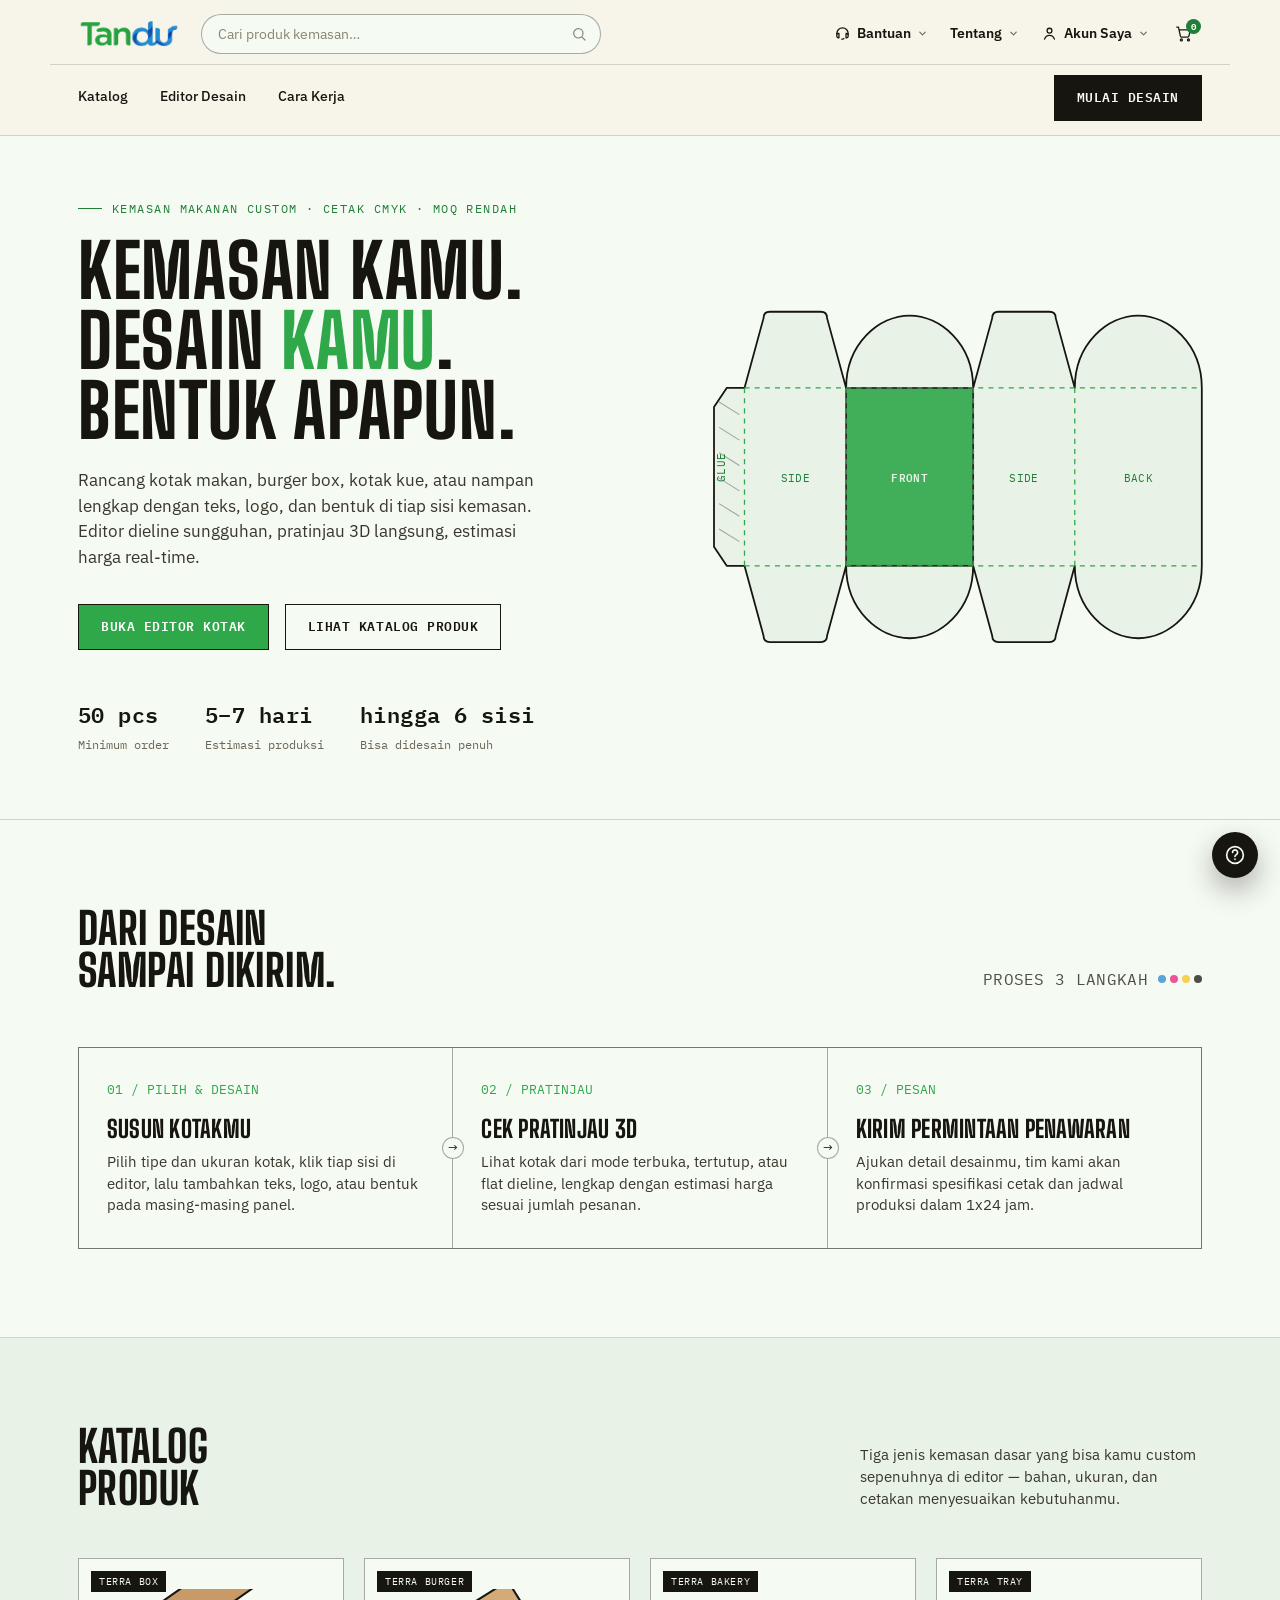
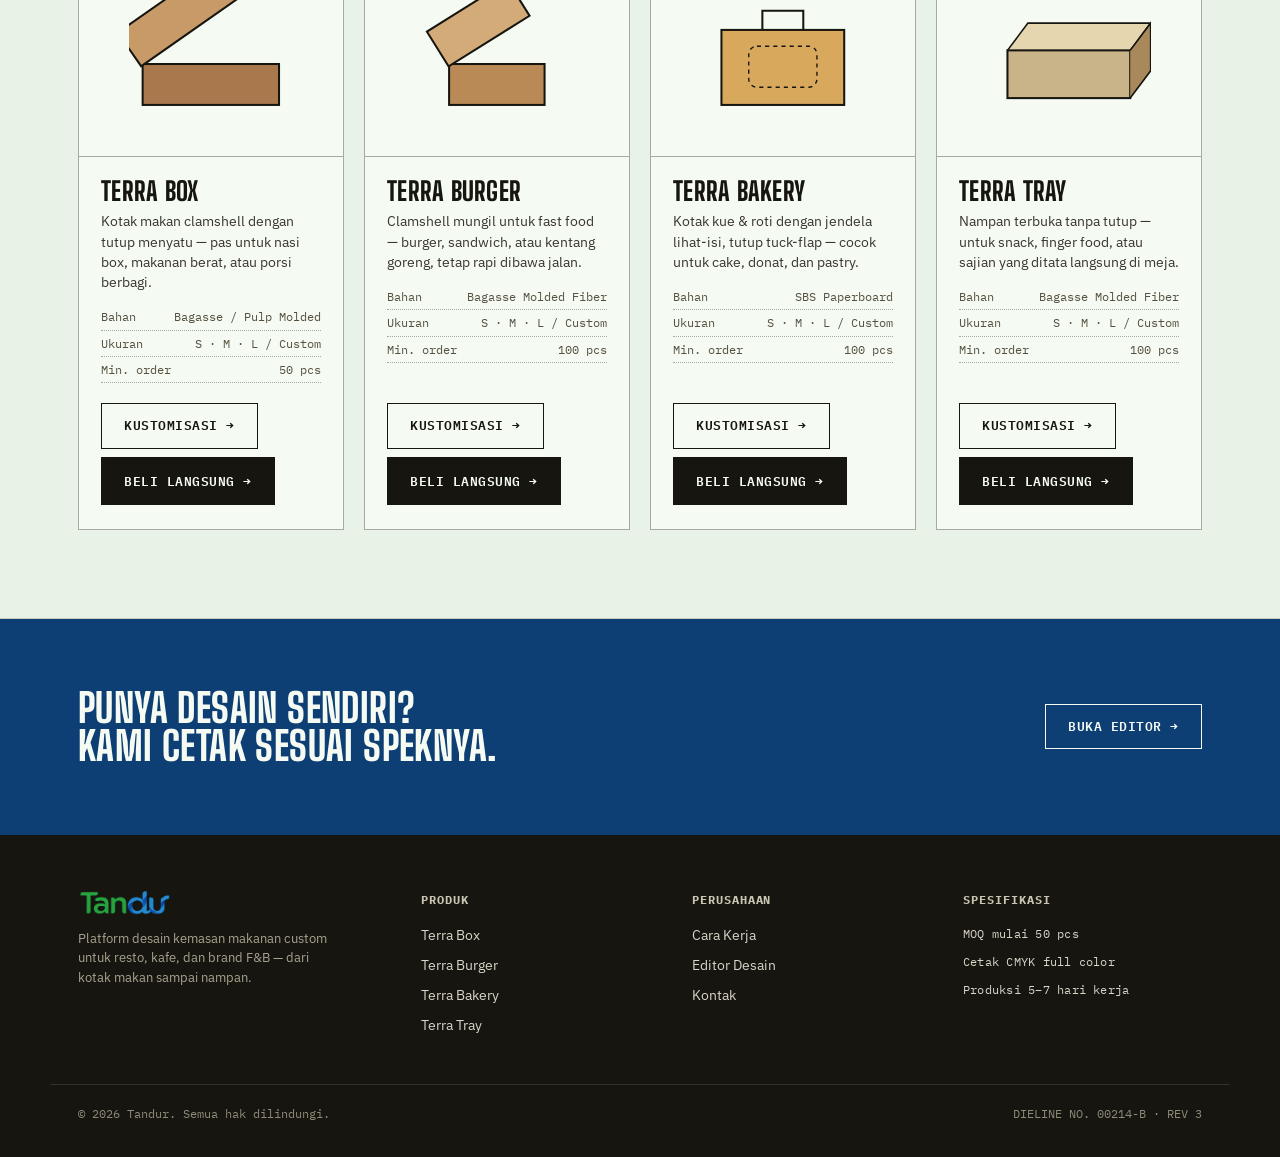
<file: index.html>
<!DOCTYPE html>
<html lang="id">
<head>
<meta charset="UTF-8">
<meta name="viewport" content="width=device-width, initial-scale=1.0">
<title>Tandur — Kemasan Custom Kamu, Didesain Sendiri</title>
<link rel="preconnect" href="https://fonts.googleapis.com">
<link href="https://fonts.googleapis.com/css2?family=Big+Shoulders+Display:wght@600;700;800;900&family=IBM+Plex+Sans:wght@400;500;600;700&family=IBM+Plex+Mono:wght@400;500;600&display=swap" rel="stylesheet">
<link rel="stylesheet" href="style.css">
</head>
<body>

<header>
  <div class="nav-top wrap">
    <a href="index.html" class="logo" style="text-decoration:none;"><img src="assets/logo/tandur.png" alt="Tandur"></a>

    <div class="nav-search">
      <input type="text" placeholder="Cari produk kemasan…" aria-label="Cari produk">
      <svg viewBox="0 0 24 24" fill="none" stroke="currentColor" stroke-width="1.8" stroke-linecap="round"><circle cx="11" cy="11" r="7"></circle><line x1="21" y1="21" x2="16.65" y2="16.65"></line></svg>
    </div>

    <div class="nav-utility">
      <div class="nav-util" id="navHelp">
        <button class="nav-util-btn" id="navHelpBtn" aria-expanded="false" aria-controls="navHelpPanel">
          <svg viewBox="0 0 24 24" fill="none" stroke="currentColor" stroke-width="1.8" stroke-linecap="round" stroke-linejoin="round"><path d="M4 13v-1a8 8 0 0 1 16 0v1"></path><path d="M4 13v3a2 2 0 0 0 2 2h1v-6H5a1 1 0 0 0-1 1Z"></path><path d="M20 13v3a2 2 0 0 1-2 2h-1v-6h1a1 1 0 0 1 1 1Z"></path><path d="M14 19a2 2 0 0 1-2 1h-1"></path></svg>
          <span>Bantuan</span>
          <svg class="chev" viewBox="0 0 24 24" fill="none" stroke="currentColor" stroke-width="2.6" stroke-linecap="round" stroke-linejoin="round"><polyline points="6 9 12 15 18 9"></polyline></svg>
        </button>
        <div class="nav-panel help-panel" id="navHelpPanel" role="dialog" aria-label="Bantuan">
          <div class="help-top-hours mono">SENIN–JUMAT, 08.00–18.00 (WIB)</div>
          <div class="help-main">
            <div class="help-intro">
              <svg class="mascot" viewBox="0 0 100 100" fill="none" aria-hidden="true">
                <path d="M20 30 L35 12 H65 L80 30" fill="none" stroke="#171510" stroke-width="2.5" stroke-linejoin="round"></path>
                <rect x="20" y="30" width="60" height="55" rx="6" fill="#EFE8D8" stroke="#171510" stroke-width="2.5"></rect>
                <line x1="50" y1="30" x2="50" y2="85" stroke="#171510" stroke-width="1.5" stroke-dasharray="4 4"></line>
                <rect x="10" y="46" width="11" height="19" rx="4" fill="#A9784C" stroke="#171510" stroke-width="2"></rect>
                <rect x="79" y="46" width="11" height="19" rx="4" fill="#A9784C" stroke="#171510" stroke-width="2"></rect>
                <circle cx="38" cy="53" r="3.2" fill="#171510"></circle>
                <circle cx="62" cy="53" r="3.2" fill="#171510"></circle>
                <path d="M40 67 Q50 75 60 67" stroke="#171510" stroke-width="2.5" fill="none" stroke-linecap="round"></path>
              </svg>
              <p>Ada pertanyaan sebelum pesan? Belum yakin mau mulai dari mana? Butuh ide biar kemasanmu maksimal?</p>
              <p>Kami gampang diajak ngobrol. Kasih tahu kami gimana caranya bisa bantu!</p>
              <p>Kami punya opsi kemasan yang bahkan belum kepikiran sama kamu.</p>
              <a href="#" class="cta">Ajukan Sesi Konsultasi Gratis →</a>
            </div>
            <div class="help-contacts">
              <div class="help-contact-item">
                <svg viewBox="0 0 24 24" fill="none" stroke="currentColor" stroke-width="1.8" stroke-linecap="round" stroke-linejoin="round"><rect x="3" y="4" width="18" height="15" rx="2"></rect><circle cx="9" cy="10" r="2"></circle><path d="M21 15l-5-4-4 3-3-2-6 5"></path></svg>
                <div><div class="hc-label">Cek File Desain</div><div class="hc-detail">prepress@tandur.id</div></div>
                <div class="hc-right"><b>dalam 4 jam</b><span>(jam kerja)</span></div>
              </div>
              <div class="help-contact-item">
                <svg viewBox="0 0 24 24" fill="none" stroke="currentColor" stroke-width="1.8" stroke-linecap="round" stroke-linejoin="round"><rect x="3" y="5" width="18" height="14" rx="2"></rect><path d="M3 7l9 6 9-6"></path></svg>
                <div><div class="hc-label">Email Kami</div><div class="hc-detail">halo@tandur.id</div></div>
                <div class="hc-right"><b>dalam 30 menit–4 jam</b><span>(jam kerja)</span></div>
              </div>
              <div class="help-hours-row mono">SENIN–JUMAT 24/5 · SABTU–MINGGU 08.00–19.00 (WIB)</div>
              <div class="help-contact-item">
                <svg viewBox="0 0 24 24" fill="none" stroke="currentColor" stroke-width="1.8" stroke-linecap="round" stroke-linejoin="round"><path d="M22 16.9v3a2 2 0 0 1-2.2 2 19.8 19.8 0 0 1-8.6-3.1 19.5 19.5 0 0 1-6-6 19.8 19.8 0 0 1-3.1-8.6A2 2 0 0 1 4.1 2h3a2 2 0 0 1 2 1.7c.1 1 .3 2 .6 2.9a2 2 0 0 1-.5 2.1L8 9.9a16 16 0 0 0 6 6l1.2-1.2a2 2 0 0 1 2.1-.5c.9.3 1.9.5 2.9.6a2 2 0 0 1 1.8 2Z"></path></svg>
                <div><div class="hc-label">Telepon Kami</div><div class="hc-detail">0800-1-56-2825</div></div>
                <div class="hc-right"><span class="available">tersedia</span></div>
              </div>
              <div class="help-contact-item">
                <svg viewBox="0 0 24 24" fill="none" stroke="currentColor" stroke-width="1.8" stroke-linecap="round" stroke-linejoin="round"><path d="M21 11.5a8.4 8.4 0 0 1-.9 3.8 8.5 8.5 0 0 1-7.6 4.7 8.4 8.4 0 0 1-3.8-.9L3 21l1.9-5.7a8.4 8.4 0 0 1-.9-3.8 8.5 8.5 0 0 1 4.7-7.6 8.4 8.4 0 0 1 3.8-.9h.5a8.48 8.48 0 0 1 8 8v.5Z"></path></svg>
                <div><div class="hc-label">Chat dengan Kami</div></div>
                <div class="hc-right"><span class="available">tersedia</span></div>
              </div>
            </div>
          </div>
          <div class="help-divider"></div>
          <div class="help-faq-head">
            <div class="ttl">
              <svg viewBox="0 0 24 24" fill="none" stroke="currentColor" stroke-width="1.8" stroke-linecap="round" stroke-linejoin="round"><circle cx="12" cy="12" r="9"></circle><path d="M9.1 9a3 3 0 1 1 4.6 2.5c-.9.6-1.7 1.1-1.7 2.3"></path><line x1="12" y1="17" x2="12" y2="17"></line></svg>
              <span>Top FAQ</span>
            </div>
            <a href="#">Lihat Semua FAQ</a>
          </div>
          <div class="help-faq">
            <button class="arrow" id="faqPrev" aria-label="FAQ sebelumnya">
              <svg viewBox="0 0 24 24" fill="none" stroke="currentColor" stroke-width="2.2" stroke-linecap="round" stroke-linejoin="round"><polyline points="15 18 9 12 15 6"></polyline></svg>
            </button>
            <div class="help-faq-body">
              <div class="q" id="faqQ"></div>
              <div class="a" id="faqA"></div>
            </div>
            <button class="arrow" id="faqNext" aria-label="FAQ berikutnya">
              <svg viewBox="0 0 24 24" fill="none" stroke="currentColor" stroke-width="2.2" stroke-linecap="round" stroke-linejoin="round"><polyline points="9 18 15 12 9 6"></polyline></svg>
            </button>
          </div>
        </div>
      </div>

      <div class="nav-util" id="navAbout">
        <button class="nav-util-btn" id="navAboutBtn" aria-expanded="false" aria-controls="navAboutPanel">
          <span>Tentang</span>
          <svg class="chev" viewBox="0 0 24 24" fill="none" stroke="currentColor" stroke-width="2.6" stroke-linecap="round" stroke-linejoin="round"><polyline points="6 9 12 15 18 9"></polyline></svg>
        </button>
        <div class="nav-panel simple" id="navAboutPanel">
          <a href="#cara-kerja">Cara Kerja</a>
          <a href="#katalog">Katalog Produk</a>
          <a href="#">Tentang Tandur</a>
          <a href="#">Kontak</a>
        </div>
      </div>

      <div class="nav-util" id="navAccount">
        <button class="nav-util-btn" id="navAccountBtn" aria-expanded="false" aria-controls="navAccountPanel">
          <svg viewBox="0 0 24 24" fill="none" stroke="currentColor" stroke-width="1.8" stroke-linecap="round" stroke-linejoin="round"><circle cx="12" cy="8" r="3.4"></circle><path d="M5 20c1.2-3.6 4-5.4 7-5.4s5.8 1.8 7 5.4"></path></svg>
          <span>Akun Saya</span>
          <svg class="chev" viewBox="0 0 24 24" fill="none" stroke="currentColor" stroke-width="2.6" stroke-linecap="round" stroke-linejoin="round"><polyline points="6 9 12 15 18 9"></polyline></svg>
        </button>
        <div class="nav-panel simple" id="navAccountPanel">
          <a href="#" id="navSignIn">Masuk</a>
          <a href="#" id="navSignUp">Daftar Akun</a>
          <a href="profil.html" id="navProfile" style="display:none;">Lihat Profil</a>
          <a href="lacak-pesanan.html" id="navTrackOrder">Lacak Pesanan</a>
          <a href="riwayat-desain.html" id="navDesignHistory">Riwayat Desain</a>
          <a href="#" id="navSignOut" style="display:none;">Keluar</a>
        </div>
      </div>

      <div class="nav-util" id="navCart">
        <button class="nav-util-btn nav-cart-btn" id="navCartBtn" aria-expanded="false" aria-controls="navCartPanel" aria-label="Keranjang belanja">
          <svg viewBox="0 0 24 24" fill="none" stroke="currentColor" stroke-width="1.8" stroke-linecap="round" stroke-linejoin="round"><circle cx="9" cy="21" r="1.4"></circle><circle cx="19" cy="21" r="1.4"></circle><path d="M2.5 3h2.4l2.6 12.4a2 2 0 0 0 2 1.6h8.2a2 2 0 0 0 2-1.6L21.5 7H6.2"></path></svg>
          <span class="cart-badge" id="cartBadge">0</span>
        </button>
        <div class="nav-panel simple cart-panel" id="navCartPanel" role="dialog" aria-label="Keranjang belanja">
          <div class="cart-panel-head">Keranjang Kamu</div>
          <div class="cart-list" id="cartList"></div>
          <div class="cart-empty" id="cartEmpty">Keranjang kamu masih kosong.</div>
          <div class="cart-footer" id="cartFooter">
            <div class="cart-total"><span>Estimasi Total</span><span id="cartTotal">Rp0</span></div>
            <button class="btn btn-solid" id="cartCheckoutBtn" style="width:100%;">Lanjut ke Checkout →</button>
          </div>
        </div>
      </div>
    </div>
  </div>

  <nav class="nav-bottom wrap">
    <div class="links">
      <a href="#katalog">Katalog</a>
      <a href="editor.html">Editor Desain</a>
      <a href="#cara-kerja">Cara Kerja</a>
    </div>
    <a href="editor.html" class="btn btn-solid">Mulai Desain</a>
  </nav>
</header>

<button class="help-float" id="helpFloat" aria-label="Buka bantuan">
  <svg viewBox="0 0 24 24" fill="none" stroke="currentColor" stroke-width="2" stroke-linecap="round" stroke-linejoin="round"><circle cx="12" cy="12" r="10"></circle><path d="M9.1 9a3 3 0 1 1 4.6 2.5c-.9.6-1.7 1.1-1.7 2.3"></path><line x1="12" y1="17" x2="12" y2="17"></line></svg>
</button>

<section class="hero">
  <div class="wrap">
    <div>
      <div class="eyebrow">KEMASAN MAKANAN CUSTOM · CETAK CMYK · MOQ RENDAH</div>
      <h1>Kemasan kamu.<br>Desain <span class="hl">kamu</span>.<br>Bentuk apapun.</h1>
      <p class="lead">Rancang kotak makan, burger box, kotak kue, atau nampan lengkap dengan teks, logo, dan bentuk di tiap sisi kemasan. Editor dieline sungguhan, pratinjau 3D langsung, estimasi harga real-time.</p>
      <div class="ctas">
        <a href="editor.html" class="btn btn-accent">Buka Editor Kotak</a>
        <a href="#katalog" class="btn">Lihat Katalog Produk</a>
      </div>
      <div class="stats">
        <div><b class="mono">50 pcs</b><span>Minimum order</span></div>
        <div><b class="mono">5–7 hari</b><span>Estimasi produksi</span></div>
        <div><b class="mono">hingga 6 sisi</b><span>Bisa didesain penuh</span></div>
      </div>
    </div>
    <div class="dieline-stage" aria-hidden="true">
      <svg viewBox="0 0 384 384">
      <g transform="translate(0,47)">
        <path class="die-panel die-net" d="
          M 0,90 L 10,75 L 24,75
          L 39,20 Q 39,15 44,15 L 84,15 Q 89,15 89,20 L 104,75
          C 104,40 130,18 154,18 C 178,18 204,40 204,75
          L 219,20 Q 219,15 224,15 L 264,15 Q 269,15 269,20 L 284,75
          C 284,40 310,18 334,18 C 358,18 384,40 384,75
          L 384,215
          C 384,250 358,272 334,272 C 310,272 284,250 284,215
          L 269,270 Q 269,275 264,275 L 224,275 Q 219,275 219,270 L 204,215
          C 204,250 178,272 154,272 C 130,272 104,250 104,215
          L 89,270 Q 89,275 84,275 L 44,275 Q 39,275 39,270 L 24,215
          L 10,215 L 0,200 Z"></path>

        <rect class="die-panel die-front" x="104" y="75" width="100" height="140"></rect>

        <line class="die-fold" x1="24" y1="75" x2="24" y2="215"></line>
        <line class="die-fold" x1="104" y1="75" x2="104" y2="215"></line>
        <line class="die-fold" x1="204" y1="75" x2="204" y2="215"></line>
        <line class="die-fold" x1="284" y1="75" x2="284" y2="215"></line>
        <line class="die-fold" x1="24" y1="75" x2="384" y2="75"></line>
        <line class="die-fold" x1="24" y1="215" x2="384" y2="215"></line>

        <line class="die-glue-hatch" x1="4" y1="86" x2="20" y2="96"></line>
        <line class="die-glue-hatch" x1="4" y1="106" x2="20" y2="116"></line>
        <line class="die-glue-hatch" x1="4" y1="126" x2="20" y2="136"></line>
        <line class="die-glue-hatch" x1="4" y1="146" x2="20" y2="156"></line>
        <line class="die-glue-hatch" x1="4" y1="166" x2="20" y2="176"></line>
        <line class="die-glue-hatch" x1="4" y1="186" x2="20" y2="196"></line>

        <text class="die-label" x="9" y="149" transform="rotate(-90 9 149)">GLUE</text>
        <text class="die-label" x="64" y="149" text-anchor="middle">SIDE</text>
        <text class="die-label die-front" x="154" y="149" text-anchor="middle">FRONT</text>
        <text class="die-label" x="244" y="149" text-anchor="middle">SIDE</text>
        <text class="die-label" x="334" y="149" text-anchor="middle">BACK</text>
      </g>
      </svg>
    </div>
  </div>
</section>

<section class="how" id="cara-kerja">
  <div class="wrap">
    <div class="head">
      <h2>Dari desain<br>sampai dikirim.</h2>
      <div class="regbar"><span class="mono">PROSES 3 LANGKAH</span><div class="cmyk-dots"><span></span><span></span><span></span><span></span></div></div>
    </div>
    <div class="how-steps">
      <div class="how-step"><div class="seq">01 / PILIH &amp; DESAIN</div><h3>Susun kotakmu</h3><p>Pilih tipe dan ukuran kotak, klik tiap sisi di editor, lalu tambahkan teks, logo, atau bentuk pada masing-masing panel.</p><div class="arrow">→</div></div>
      <div class="how-step"><div class="seq">02 / PRATINJAU</div><h3>Cek pratinjau 3D</h3><p>Lihat kotak dari mode terbuka, tertutup, atau flat dieline, lengkap dengan estimasi harga sesuai jumlah pesanan.</p><div class="arrow">→</div></div>
      <div class="how-step"><div class="seq">03 / PESAN</div><h3>Kirim permintaan penawaran</h3><p>Ajukan detail desainmu, tim kami akan konfirmasi spesifikasi cetak dan jadwal produksi dalam 1x24 jam.</p></div>
    </div>
  </div>
</section>

<section class="catalog" id="katalog">
  <div class="wrap">
    <div class="head">
      <h2>Katalog<br>Produk</h2>
      <p class="lead" style="max-width:38ch; font-size:14.5px; color:#3a362c;">Tiga jenis kemasan dasar yang bisa kamu custom sepenuhnya di editor — bahan, ukuran, dan cetakan menyesuaikan kebutuhanmu.</p>
    </div>
    <div class="cat-grid">
      <div class="cat-card">
        <div class="cat-thumb"><span class="spec-tag">Terra Box</span>
          <svg viewBox="0 0 120 100">
            <rect x="10" y="55" width="100" height="30" fill="#A9784C" stroke="#171510" stroke-width="1.5"/>
            <g transform="rotate(-35 20 55)"><rect x="10" y="20" width="100" height="30" fill="#c79a68" stroke="#171510" stroke-width="1.5"/></g>
          </svg></div>
        <div class="cat-body">
          <h3>Terra Box</h3>
          <p>Kotak makan clamshell dengan tutup menyatu — pas untuk nasi box, makanan berat, atau porsi berbagi.</p>
          <div class="spec-list"><div><span>Bahan</span><span>Bagasse / Pulp Molded</span></div><div><span>Ukuran</span><span>S · M · L / Custom</span></div><div><span>Min. order</span><span>50 pcs</span></div></div>
          <div class="cat-actions">
            <a href="editor.html?type=box" class="btn">Kustomisasi →</a>
            <button type="button" class="btn btn-solid" data-buy="box" data-size="M" data-qty="50">Beli Langsung →</button>
          </div>
        </div>
      </div>
      <div class="cat-card">
        <div class="cat-thumb"><span class="spec-tag">Terra Burger</span>
          <svg viewBox="0 0 120 100">
            <rect x="25" y="55" width="70" height="30" fill="#B98A55" stroke="#171510" stroke-width="1.5"/>
            <g transform="rotate(-32 33 55)"><rect x="25" y="22" width="70" height="30" fill="#d3ab78" stroke="#171510" stroke-width="1.5"/></g>
          </svg></div>
        <div class="cat-body">
          <h3>Terra Burger</h3>
          <p>Clamshell mungil untuk fast food — burger, sandwich, atau kentang goreng, tetap rapi dibawa jalan.</p>
          <div class="spec-list"><div><span>Bahan</span><span>Bagasse Molded Fiber</span></div><div><span>Ukuran</span><span>S · M · L / Custom</span></div><div><span>Min. order</span><span>100 pcs</span></div></div>
          <div class="cat-actions">
            <a href="editor.html?type=burger" class="btn">Kustomisasi →</a>
            <button type="button" class="btn btn-solid" data-buy="burger" data-size="M" data-qty="100">Beli Langsung →</button>
          </div>
        </div>
      </div>
      <div class="cat-card">
        <div class="cat-thumb"><span class="spec-tag">Terra Bakery</span>
          <svg viewBox="0 0 120 100">
            <path d="M45 30 L45 16 L75 16 L75 30" fill="none" stroke="#171510" stroke-width="1.5"/>
            <rect x="15" y="30" width="90" height="55" fill="#D8A85C" stroke="#171510" stroke-width="1.5"/>
            <rect x="35" y="42" width="50" height="30" rx="6" fill="none" stroke="#171510" stroke-width="1" stroke-dasharray="3 3"/>
          </svg></div>
        <div class="cat-body">
          <h3>Terra Bakery</h3>
          <p>Kotak kue &amp; roti dengan jendela lihat-isi, tutup tuck-flap — cocok untuk cake, donat, dan pastry.</p>
          <div class="spec-list"><div><span>Bahan</span><span>SBS Paperboard</span></div><div><span>Ukuran</span><span>S · M · L / Custom</span></div><div><span>Min. order</span><span>100 pcs</span></div></div>
          <div class="cat-actions">
            <a href="editor.html?type=bakery" class="btn">Kustomisasi →</a>
            <button type="button" class="btn btn-solid" data-buy="bakery" data-size="M" data-qty="100">Beli Langsung →</button>
          </div>
        </div>
      </div>
      <div class="cat-card">
        <div class="cat-thumb"><span class="spec-tag">Terra Tray</span>
          <svg viewBox="0 0 120 100">
            <path d="M15 45 L30 25 L120 25 L105 45" fill="#e6d6b0" stroke="#171510" stroke-width="1.2"/>
            <rect x="15" y="45" width="90" height="35" fill="#c9b48a" stroke="#171510" stroke-width="1.5"/>
            <path d="M105 45 L120 25 L120 60 L105 80" fill="#a9895c" stroke="#171510" stroke-width="1.2"/>
          </svg></div>
        <div class="cat-body">
          <h3>Terra Tray</h3>
          <p>Nampan terbuka tanpa tutup — untuk snack, finger food, atau sajian yang ditata langsung di meja.</p>
          <div class="spec-list"><div><span>Bahan</span><span>Bagasse Molded Fiber</span></div><div><span>Ukuran</span><span>S · M · L / Custom</span></div><div><span>Min. order</span><span>100 pcs</span></div></div>
          <div class="cat-actions">
            <a href="editor.html?type=tray" class="btn">Kustomisasi →</a>
            <button type="button" class="btn btn-solid" data-buy="tray" data-size="M" data-qty="100">Beli Langsung →</button>
          </div>
        </div>
      </div>
    </div>
  </div>
</section>

<section class="band">
  <div class="wrap">
    <h2>Punya desain sendiri?<br>Kami cetak sesuai speknya.</h2>
    <a href="editor.html" class="btn">Buka Editor →</a>
  </div>
</section>

<footer>
  <div class="wrap">
    <div>
      <div class="logo" style="margin-bottom:14px;"><img src="assets/logo/tandur.png" alt="Tandur" style="height:24px;"></div>
      <p style="font-size:13px; color:#a8a390; max-width:32ch;">Platform desain kemasan makanan custom untuk resto, kafe, dan brand F&amp;B — dari kotak makan sampai nampan.</p>
    </div>
    <div><h4>Produk</h4><ul><li><a href="#katalog">Terra Box</a></li><li><a href="#katalog">Terra Burger</a></li><li><a href="#katalog">Terra Bakery</a></li><li><a href="#katalog">Terra Tray</a></li></ul></div>
    <div><h4>Perusahaan</h4><ul><li><a href="#cara-kerja">Cara Kerja</a></li><li><a href="editor.html">Editor Desain</a></li><li><a href="#">Kontak</a></li></ul></div>
    <div><h4>Spesifikasi</h4><ul class="mono" style="font-size:12px;"><li>MOQ mulai 50 pcs</li><li>Cetak CMYK full color</li><li>Produksi 5–7 hari kerja</li></ul></div>
  </div>
  <div class="wrap foot-bottom"><span>© 2026 Tandur. Semua hak dilindungi.</span><span>DIELINE NO. 00214-B · REV 3</span></div>
</footer>

<div class="auth-overlay" id="authOverlay">
  <div class="auth-modal">
    <button class="auth-close" id="authCloseBtn" aria-label="Tutup">×</button>
    <div class="auth-tabs">
      <button type="button" class="auth-tab" id="authTabSignIn" data-tab="signin">Masuk</button>
      <button type="button" class="auth-tab" id="authTabSignUp" data-tab="signup">Daftar Akun</button>
    </div>
    <h3 id="authTitle">Masuk ke Akun Kamu</h3>
    <div class="sub" id="authSub">Masukkan email kamu, kami akan kirim link masuk — tanpa perlu password.</div>
    <form id="authForm">
      <div class="checkout-field">
        <label>Alamat Email</label>
        <input type="email" id="authEmail" placeholder="nama@email.com" required>
      </div>
      <div class="checkout-actions">
        <button type="button" class="btn" id="authCancelBtn">Batal</button>
        <button type="submit" class="btn btn-solid" id="authSubmitBtn">Kirim Link Masuk</button>
      </div>
      <div class="checkout-msg" id="authMsg"></div>
    </form>
    <div class="auth-note">Dengan melanjutkan, kamu setuju dengan Syarat &amp; Ketentuan serta Kebijakan Privasi Tandur.</div>
  </div>
</div>

<div class="confirm-overlay" id="authRequiredOverlay">
  <div class="confirm-modal">
    <button class="confirm-close" id="authRequiredCloseBtn" aria-label="Tutup">×</button>
    <svg class="confirm-icon" viewBox="0 0 24 24" fill="none" stroke="#171510" stroke-width="1.6" stroke-linecap="round" stroke-linejoin="round"><circle cx="12" cy="8" r="3.4"></circle><path d="M5 20c1.2-3.6 4-5.4 7-5.4s5.8 1.8 7 5.4"></path></svg>
    <h3>Masuk Dulu, Yuk</h3>
    <p id="authRequiredMsg">Kamu perlu masuk ke akun untuk melanjutkan aksi ini.</p>
    <div class="confirm-actions">
      <button type="button" class="btn" id="authRequiredCancelBtn">Batal</button>
      <button type="button" class="btn btn-solid" id="authRequiredSignInBtn">Masuk Sekarang</button>
    </div>
  </div>
</div>

<script type="module">
import { supabase, getCurrentUser, signInWithEmail, signOut, getCartItems, removeCartItem, getAllProductSizes } from './supabase-client.js';

const rupiah = (n) => 'Rp' + Math.round(n).toLocaleString('id-ID');

/* ---- keranjang: render isi cart_items (join product_types) ke dropdown ---- */
async function refreshCart(user){
  const cartBadge = document.getElementById('cartBadge');
  const list = document.getElementById('cartList');
  const empty = document.getElementById('cartEmpty');
  const footer = document.getElementById('cartFooter');
  const totalEl = document.getElementById('cartTotal');

  if(!user){
    cartBadge.textContent = '0';
    list.innerHTML = '';
    footer.style.display = 'none';
    empty.style.display = 'block';
    empty.textContent = 'Masuk dulu untuk mulai belanja.';
    return;
  }

  const items = await getCartItems();
  cartBadge.textContent = items.length;

  if(items.length === 0){
    list.innerHTML = '';
    footer.style.display = 'none';
    empty.style.display = 'block';
    empty.textContent = 'Keranjang kamu masih kosong.';
    return;
  }

  empty.style.display = 'none';
  footer.style.display = 'block';

  const sizes = await getAllProductSizes();
  const multiplierFor = (productTypeId, sizeCode) => {
    const row = sizes.find(s => s.product_type_id === productTypeId && s.size_code === sizeCode);
    return row ? Number(row.price_multiplier) : 1;
  };

  let total = 0;
  list.innerHTML = items.map(item => {
    const pt = item.product_types;
    const basePrice = pt ? Number(pt.base_price_per_pcs) : 0;
    const mult = pt ? multiplierFor(pt.id, item.size_code) : 1;
    const subtotal = basePrice * mult * item.quantity;
    total += subtotal;
    return `
      <div class="cart-item" data-id="${item.id}">
        <div class="cart-item-info">
          <div class="cart-item-name">${pt ? pt.name : 'Produk'}</div>
          <div class="cart-item-meta">Ukuran ${item.size_code} · ${item.quantity} pcs</div>
          <div class="cart-item-price">${rupiah(subtotal)}</div>
        </div>
        <button class="cart-item-remove" data-id="${item.id}" aria-label="Hapus dari keranjang">×</button>
      </div>`;
  }).join('');
  totalEl.textContent = rupiah(total);

  list.querySelectorAll('.cart-item-remove').forEach(btn=>{
    btn.addEventListener('click', async (e)=>{
      e.stopPropagation();
      btn.disabled = true;
      await removeCartItem(btn.dataset.id);
      refreshCart(user);
    });
  });
}

/* ---- akun: status login, dan trigger refresh keranjang ---- */
async function refreshAccountUI(){
  const user = await getCurrentUser();
  const signInLink = document.getElementById('navSignIn');
  const signUpLink = document.getElementById('navSignUp');
  const profileLink = document.getElementById('navProfile');
  const signOutLink = document.getElementById('navSignOut');

  if(user){
    // sudah login -> sembunyikan Masuk & Daftar Akun, tampilkan Lihat Profil
    signInLink.style.display = 'none';
    signUpLink.style.display = 'none';
    profileLink.style.display = 'block';
    profileLink.textContent = `Lihat Profil (${user.email})`;
    signOutLink.style.display = 'block';
  } else {
    // belum login -> tampilkan Masuk & Daftar Akun, sembunyikan Lihat Profil
    signInLink.style.display = 'block';
    signUpLink.style.display = 'block';
    profileLink.style.display = 'none';
    signOutLink.style.display = 'none';
  }

  await refreshCart(user);
}

// Lacak Pesanan & Riwayat Desain butuh login dulu.
// Kalau belum login, alihkan ke alur masuk alih-alih membuka halaman kosong.
async function requireAuthThenGo(e, url){
  e.preventDefault();
  const user = await getCurrentUser();
  if(!user){
    openAuthRequired('Masuk dulu ya untuk melihat halaman ini.');
    return;
  }
  window.location.href = url;
}
document.getElementById('navTrackOrder').addEventListener('click', (e)=> requireAuthThenGo(e, 'lacak-pesanan.html'));
document.getElementById('navDesignHistory').addEventListener('click', (e)=> requireAuthThenGo(e, 'riwayat-desain.html'));

/* ---- "Lanjut ke Checkout" di dropdown keranjang: langsung ke halaman
   checkout.html, memakai isi keranjang yang sudah ada. ---- */
document.getElementById('cartCheckoutBtn').addEventListener('click', async ()=>{
  const user = await getCurrentUser();
  if(!user){
    openAuthRequired('Masuk dulu ya untuk checkout.');
    return;
  }
  window.location.href = 'checkout.html';
});

/* ---- tombol "Beli Langsung" di kartu katalog: buat orang yang tidak
   butuh kustomisasi desain, langsung diarahkan ke halaman checkout dengan
   produk & ukuran M (kuantitas = MOQ produk) sudah disiapkan lewat
   parameter URL, tanpa perlu mampir ke editor atau keranjang dulu. ---- */
document.querySelectorAll('[data-buy]').forEach(btn=>{
  btn.addEventListener('click', async ()=>{
    const user = await getCurrentUser();
    if(!user){
      openAuthRequired('Masuk dulu ya untuk membeli produk ini.');
      return;
    }
    const params = new URLSearchParams({
      buy: btn.dataset.buy,
      size: btn.dataset.size || 'M',
      qty: btn.dataset.qty || '1'
    });
    window.location.href = 'checkout.html?' + params.toString();
  });
});

/* ---- Modal peringatan: aksi butuh login ---- */
const authRequiredOverlay = document.getElementById('authRequiredOverlay');
const authRequiredMsg = document.getElementById('authRequiredMsg');

function openAuthRequired(message){
  closeAllNavUtils();
  authRequiredMsg.textContent = message || 'Kamu perlu masuk ke akun untuk melanjutkan aksi ini.';
  authRequiredOverlay.classList.add('open');
}
function closeAuthRequired(){ authRequiredOverlay.classList.remove('open'); }

document.getElementById('authRequiredCloseBtn').addEventListener('click', closeAuthRequired);
document.getElementById('authRequiredCancelBtn').addEventListener('click', closeAuthRequired);
document.getElementById('authRequiredSignInBtn').addEventListener('click', ()=>{
  closeAuthRequired();
  openAuthModal('signin');
});
authRequiredOverlay.addEventListener('click', (e)=>{ if(e.target === authRequiredOverlay) closeAuthRequired(); });

/* ---- Modal Masuk / Daftar ---- */
const authOverlay = document.getElementById('authOverlay');
const authForm = document.getElementById('authForm');
const authEmail = document.getElementById('authEmail');
const authMsg = document.getElementById('authMsg');
const authTitle = document.getElementById('authTitle');
const authSub = document.getElementById('authSub');
const authSubmitBtn = document.getElementById('authSubmitBtn');
const authTabSignIn = document.getElementById('authTabSignIn');
const authTabSignUp = document.getElementById('authTabSignUp');

const AUTH_COPY = {
  signin: { title: 'Masuk ke Akun Kamu', sub: 'Masukkan email kamu, kami akan kirim link masuk — tanpa perlu password.', submit: 'Kirim Link Masuk' },
  signup: { title: 'Buat Akun Baru', sub: 'Masukkan email kamu untuk daftar — kami kirim link aktivasi, tanpa perlu password.', submit: 'Kirim Link Daftar' }
};

function setAuthTab(tab){
  authTabSignIn.classList.toggle('active', tab === 'signin');
  authTabSignUp.classList.toggle('active', tab === 'signup');
  authForm.dataset.tab = tab;

  authTitle.classList.remove('auth-swap');
  authSub.classList.remove('auth-swap');
  void authTitle.offsetWidth; // restart animasi fade
  authTitle.textContent = AUTH_COPY[tab].title;
  authSub.textContent = AUTH_COPY[tab].sub;
  authTitle.classList.add('auth-swap');
  authSub.classList.add('auth-swap');

  authSubmitBtn.textContent = AUTH_COPY[tab].submit;
  authMsg.textContent = '';
  authMsg.className = 'checkout-msg';
}

function openAuthModal(tab){
  closeAllNavUtils();
  closeAuthRequired();
  setAuthTab(tab || 'signin');
  authEmail.value = '';
  authOverlay.classList.add('open');
  setTimeout(()=> authEmail.focus(), 50);
}
function closeAuthModal(){ authOverlay.classList.remove('open'); }

authTabSignIn.addEventListener('click', ()=> setAuthTab('signin'));
authTabSignUp.addEventListener('click', ()=> setAuthTab('signup'));
document.getElementById('authCloseBtn').addEventListener('click', closeAuthModal);
document.getElementById('authCancelBtn').addEventListener('click', closeAuthModal);
authOverlay.addEventListener('click', (e)=>{ if(e.target === authOverlay) closeAuthModal(); });
document.addEventListener('keydown', (e)=>{
  if(e.key === 'Escape'){ closeAuthModal(); closeAuthRequired(); }
});

authForm.addEventListener('submit', async (e)=>{
  e.preventDefault();
  const email = authEmail.value.trim();
  if(!email) return;

  authSubmitBtn.disabled = true;
  authSubmitBtn.classList.add('is-loading');
  authMsg.textContent = '';
  authMsg.className = 'checkout-msg';

  const { error } = await signInWithEmail(email);

  authSubmitBtn.disabled = false;
  authSubmitBtn.classList.remove('is-loading');

  if(error){
    authMsg.textContent = 'Gagal mengirim link: ' + error.message;
    authMsg.className = 'checkout-msg error';
    return;
  }
  authMsg.textContent = `✓ Link sudah dikirim ke ${email}. Cek inbox (atau folder spam) kamu.`;
  authMsg.className = 'checkout-msg success';
});

document.getElementById('navSignIn').addEventListener('click', (e)=>{ e.preventDefault(); openAuthModal('signin'); });
document.getElementById('navSignUp').addEventListener('click', (e)=>{ e.preventDefault(); openAuthModal('signup'); });
document.getElementById('navSignOut').addEventListener('click', async (e)=>{
  e.preventDefault();
  await signOut();
  refreshAccountUI();
});

supabase.auth.onAuthStateChange(()=> refreshAccountUI());
refreshAccountUI();

// Dibuka lewat link "Masuk" dari halaman lain (mis. editor.html di tab
// baru) via ?auth=signin / ?auth=signup -> langsung buka modal yang sesuai
// tanpa perlu klik dua kali. Query string dibersihkan lagi supaya refresh
// halaman tidak membuka modal berulang.
const authParam = new URLSearchParams(window.location.search).get('auth');
if(authParam === 'signin' || authParam === 'signup'){
  openAuthModal(authParam);
  const cleanUrl = new URL(window.location.href);
  cleanUrl.searchParams.delete('auth');
  window.history.replaceState({}, '', cleanUrl.pathname + cleanUrl.search + cleanUrl.hash);
}

/* ---- utility nav dropdowns (Bantuan / Tentang / Akun Saya) ---- */
const NAV_UTIL_IDS = ['navHelp','navAbout','navAccount','navCart'];
function closeAllNavUtils(){
  NAV_UTIL_IDS.forEach(id=>{
    document.getElementById(id).classList.remove('open');
    document.getElementById(id+'Btn').setAttribute('aria-expanded','false');
  });
}
NAV_UTIL_IDS.forEach(id=>{
  const wrap = document.getElementById(id);
  const btn = document.getElementById(id+'Btn');
  btn.addEventListener('click', (e)=>{
    e.stopPropagation();
    const willOpen = !wrap.classList.contains('open');
    closeAllNavUtils();
    if(willOpen){ wrap.classList.add('open'); btn.setAttribute('aria-expanded','true'); }
  });
});
document.addEventListener('click', (e)=>{
  NAV_UTIL_IDS.forEach(id=>{
    const wrap = document.getElementById(id);
    if(!wrap.contains(e.target)) wrap.classList.remove('open');
  });
});
document.addEventListener('keydown', (e)=>{ if(e.key==='Escape') closeAllNavUtils(); });

/* ---- floating help button opens the same Bantuan panel ---- */
document.getElementById('helpFloat').addEventListener('click', ()=>{
  closeAllNavUtils();
  document.getElementById('navHelp').classList.add('open');
  document.getElementById('navHelpBtn').setAttribute('aria-expanded','true');
});

/* ---- Top FAQ carousel inside the Bantuan panel ---- */
const FAQS = [
  {
    q: 'Apa yang terjadi setelah saya pesan? Apakah saya dapat proof sebelum dicetak?',
    a: 'Setelah checkout, tim Prepress kami akan meninjau desainmu untuk hal-hal teknis dan mengirim proof digital 2D ke email kamu dalam 24 jam. Kalau ada revisi, kirim catatan langsung lewat halaman proof dan tim kami akan bantu menyelesaikannya untuk dicetak.'
  },
  {
    q: 'Berapa minimum order dan berapa lama estimasi produksinya?',
    a: 'Minimum order mulai dari 50 pcs untuk Terra Box, dan 100 pcs untuk tipe lainnya. Estimasi produksi sekitar 5–7 hari kerja setelah desain final disetujui.'
  },
  {
    q: 'Apakah saya bisa custom bentuk dan ukuran kemasan sendiri?',
    a: 'Bisa. Selain ukuran S/M/L, kamu juga bisa memasukkan ukuran custom langsung di Editor Desain, dan tim kami akan konfirmasi kelayakan cetaknya sebelum masuk produksi.'
  }
];
let faqIndex = 0;
function renderFaq(){
  document.getElementById('faqQ').textContent = FAQS[faqIndex].q;
  document.getElementById('faqA').textContent = FAQS[faqIndex].a;
}
document.getElementById('faqPrev').addEventListener('click', ()=>{ faqIndex = (faqIndex - 1 + FAQS.length) % FAQS.length; renderFaq(); });
document.getElementById('faqNext').addEventListener('click', ()=>{ faqIndex = (faqIndex + 1) % FAQS.length; renderFaq(); });
renderFaq();
</script>

</body>
</html>
</file>
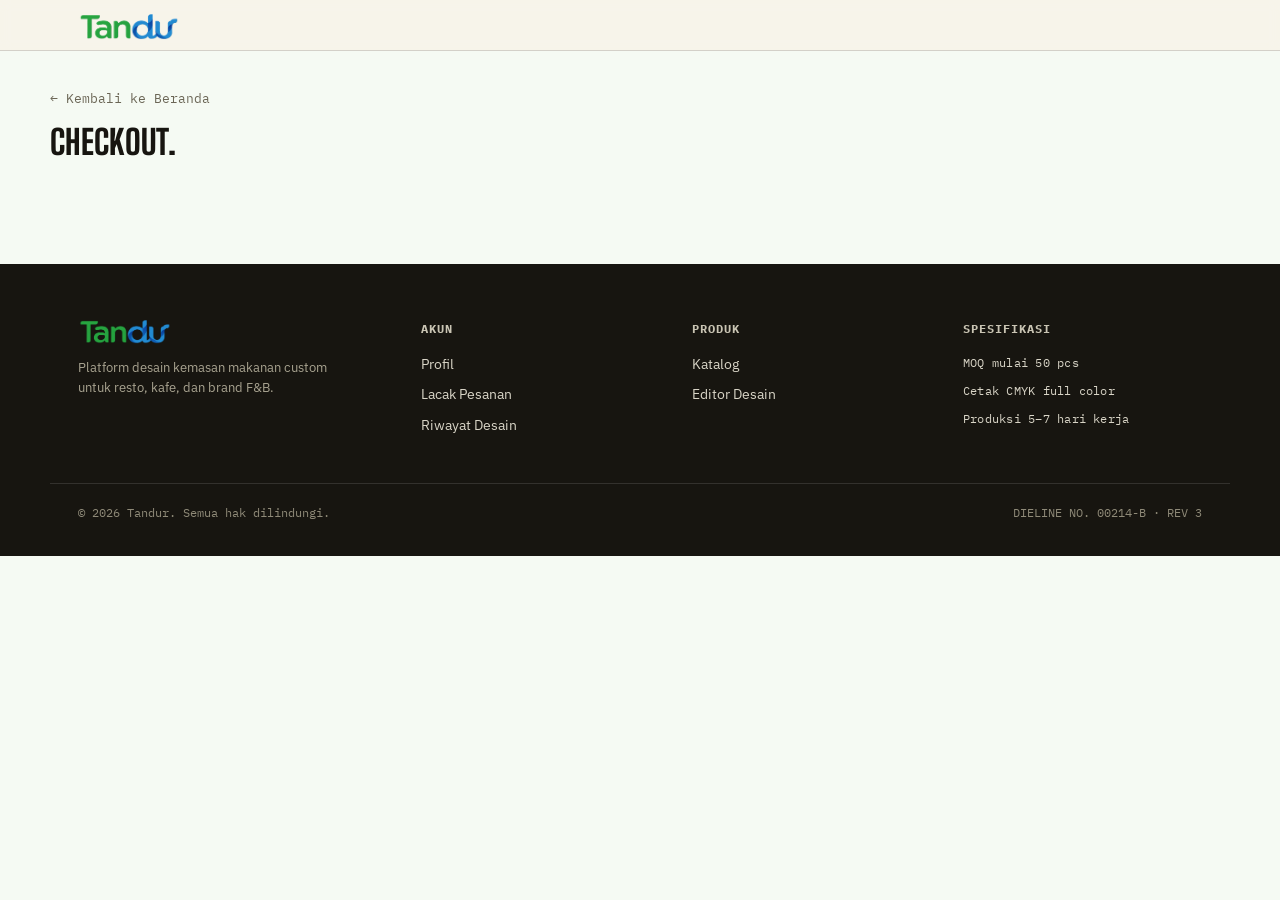
<file: checkout.html>
<!DOCTYPE html>
<html lang="id">
<head>
<meta charset="UTF-8">
<meta name="viewport" content="width=device-width, initial-scale=1.0">
<title>Checkout — Tandur</title>
<link rel="preconnect" href="https://fonts.googleapis.com">
<link href="https://fonts.googleapis.com/css2?family=Big+Shoulders+Display:wght@600;700;800;900&family=IBM+Plex+Sans:wght@400;500;600;700&family=IBM+Plex+Mono:wght@400;500;600&display=swap" rel="stylesheet">
<link rel="stylesheet" href="style.css">
<style>
  .acc-top{ padding:34px 0 0; }
  .acc-back{ display:inline-flex; align-items:center; gap:6px; font-size:12.5px; font-family:'IBM Plex Mono',monospace; text-decoration:none; color:#6b6656; margin-bottom:18px; }
  .acc-back:hover{ color:var(--ink); }
  .acc-head{ display:flex; align-items:flex-end; justify-content:space-between; gap:20px; margin-bottom:26px; flex-wrap:wrap; }
  .acc-head h1{ font-size:34px; }
  .acc-body{ padding-bottom:80px; }
  .acc-empty{ background:#fff; border:1px dashed var(--line-strong); border-radius:8px; padding:44px 28px; text-align:center; max-width:480px; }
  .acc-empty p{ color:#6b6656; font-size:14px; margin:8px 0 18px; }

  .checkout-grid{ display:grid; grid-template-columns: 1.25fr 0.85fr; gap:32px; align-items:start; }
  .checkout-panel{ background:#fff; border:1px solid var(--line); border-radius:8px; padding:26px 28px; }
  .checkout-panel h3{ font-size:19px; margin-bottom:4px; }
  .checkout-panel .sub{ font-size:12.5px; color:#6b6656; margin-bottom:22px; }
  .checkout-side{ position:sticky; top:20px; }
  .checkout-side .checkout-panel h3{ margin-bottom:14px; }
  .checkout-item-row{ display:flex; flex-direction:column; gap:8px; padding:12px 0; border-bottom:1px dashed var(--line); font-size:13px; }
  .checkout-item-row:last-of-type{ border-bottom:none; }
  .checkout-item-row .name{ font-weight:600; display:block; }
  .checkout-item-row .meta{ display:block; font-size:11.5px; color:#8f8a78; font-weight:400; margin-top:2px; }
  .ci-bottom{ display:flex; align-items:center; justify-content:space-between; gap:10px; flex-wrap:wrap; }
  .ci-qty{ display:flex; align-items:center; gap:6px; }
  .qty-btn{ width:24px; height:24px; border:1px solid var(--line-strong); border-radius:5px; background:#fff; cursor:pointer; font-size:14px; line-height:1; display:flex; align-items:center; justify-content:center; font-family:'IBM Plex Mono',monospace; color:var(--ink); padding:0; }
  .qty-btn:hover{ background:var(--paper-2); }
  .qty-input{ width:48px; text-align:center; padding:4px 2px; border:1px solid var(--line-strong); border-radius:5px; font-family:'IBM Plex Mono',monospace; font-size:12.5px; color:var(--ink); background:var(--paper); -moz-appearance:textfield; }
  .qty-input::-webkit-outer-spin-button, .qty-input::-webkit-inner-spin-button{ -webkit-appearance:none; margin:0; }
  .ci-right{ display:flex; align-items:center; gap:10px; }
  .ci-subtotal{ font-weight:600; font-family:'IBM Plex Mono',monospace; font-size:12.5px; white-space:nowrap; }
  .ci-remove{ width:22px; height:22px; border:none; background:none; color:#8f8a78; font-size:16px; cursor:pointer; line-height:1; padding:0; }
  .ci-remove:hover{ color:#C23B3B; }
  .checkout-pcs-row{ display:flex; justify-content:space-between; padding-top:10px; font-size:12.5px; color:#6b6656; }
  .checkout-total-row{ display:flex; justify-content:space-between; padding-top:10px; margin-top:4px; border-top:1px solid var(--line-strong); font-weight:700; font-size:15px; }
  .checkout-side .checkout-actions{ margin-top:18px; }
  .checkout-side .checkout-msg{ text-align:right; }

  @media (max-width: 880px){
    .checkout-grid{ grid-template-columns:1fr; }
    .checkout-side{ position:static; }
  }
</style>
</head>
<body>

<header>
  <div class="nav-top wrap" style="justify-content:space-between;">
    <a href="index.html" class="logo" style="text-decoration:none;"><img src="assets/logo/tandur.png" alt="Tandur"></a>
    <div id="acEmailWrap" class="regbar mono" style="font-size:12.5px;"></div>
  </div>
</header>

<section class="acc-top wrap">
  <a href="index.html" class="acc-back">← Kembali ke Beranda</a>
  <div class="acc-head">
    <h1>Checkout.</h1>
  </div>
</section>

<section class="acc-body wrap">

  <div id="loggedOutState" class="acc-empty" style="display:none;">
    <p>Kamu perlu masuk dulu untuk melanjutkan checkout.</p>
    <a href="index.html" class="btn btn-solid">Ke Beranda untuk Masuk</a>
  </div>

  <div id="emptyCartState" class="acc-empty" style="display:none;">
    <p>Keranjang kamu masih kosong. Yuk pilih produk dari katalog dulu.</p>
    <a href="index.html#katalog" class="btn btn-solid">Ke Katalog Produk</a>
  </div>

  <div id="checkoutGrid" class="checkout-grid" style="display:none;">
    <div class="checkout-panel">
      <h3>Alamat Pengiriman</h3>
      <div class="sub">Isi alamat tujuan, lalu konfirmasi untuk mengubah keranjang jadi pesanan.</div>
      <form id="checkoutForm">
        <div class="checkout-field">
          <label>Nama Penerima</label>
          <input type="text" id="coRecipient" required>
        </div>
        <div class="checkout-field">
          <label>Nomor Telepon</label>
          <input type="text" id="coPhone" required>
        </div>
        <div class="checkout-field">
          <label>Alamat Lengkap</label>
          <textarea id="coAddress" required placeholder="Jalan, nomor, kelurahan, kecamatan"></textarea>
        </div>
        <div class="checkout-row2">
          <div class="checkout-field">
            <label>Kota</label>
            <input type="text" id="coCity" required>
          </div>
          <div class="checkout-field">
            <label>Kode Pos</label>
            <input type="text" id="coPostal">
          </div>
        </div>
        <div class="checkout-field" style="margin-bottom:0;">
          <label>Catatan (opsional)</label>
          <textarea id="coNotes" placeholder="Instruksi khusus untuk tim produksi/pengiriman"></textarea>
        </div>
      </form>
    </div>

    <div class="checkout-side">
      <div class="checkout-panel">
        <h3>Ringkasan Pesanan</h3>
        <div id="checkoutItems"></div>
        <div class="checkout-pcs-row"><span>Total Pcs</span><span id="checkoutTotalPcs">0 pcs</span></div>
        <div class="checkout-total-row"><span>Estimasi Total</span><span id="checkoutTotal">Rp0</span></div>
        <div class="checkout-actions">
          <a href="index.html" class="btn">Batal</a>
          <button type="submit" form="checkoutForm" class="btn btn-solid" id="checkoutSubmitBtn">Konfirmasi Pesanan</button>
        </div>
        <div class="checkout-msg" id="checkoutMsg"></div>
      </div>
    </div>
  </div>

</section>

<footer>
  <div class="wrap">
    <div>
      <div class="logo" style="margin-bottom:14px;"><img src="assets/logo/tandur.png" alt="Tandur" style="height:24px;"></div>
      <p style="font-size:13px; color:#a8a390; max-width:32ch;">Platform desain kemasan makanan custom untuk resto, kafe, dan brand F&amp;B.</p>
    </div>
    <div><h4>Akun</h4><ul><li><a href="profil.html">Profil</a></li><li><a href="lacak-pesanan.html">Lacak Pesanan</a></li><li><a href="riwayat-desain.html">Riwayat Desain</a></li></ul></div>
    <div><h4>Produk</h4><ul><li><a href="index.html#katalog">Katalog</a></li><li><a href="editor.html">Editor Desain</a></li></ul></div>
    <div><h4>Spesifikasi</h4><ul class="mono" style="font-size:12px;"><li>MOQ mulai 50 pcs</li><li>Cetak CMYK full color</li><li>Produksi 5–7 hari kerja</li></ul></div>
  </div>
  <div class="wrap foot-bottom"><span>© 2026 Tandur. Semua hak dilindungi.</span><span>DIELINE NO. 00214-B · REV 3</span></div>
</footer>

<script type="module">
import { supabase, getCurrentUser, signOut, getCartItems, removeCartItem, updateCartItemQuantity, getAllProductSizes, getProfile, checkoutCart, addToCart, getProductTypeMap, getDesignById } from './supabase-client.js';

const rupiah = (n) => 'Rp' + Math.round(n).toLocaleString('id-ID');

/* ---- kalau datang dari tombol "Beli Langsung" (index.html / riwayat-desain.html),
   parameter URL ini menambahkan item ke keranjang sekali sebelum ringkasan
   dirender. URL langsung dibersihkan supaya refresh halaman tidak menambah
   item dua kali. ---- */
async function handleDirectBuyParams(){
  const params = new URLSearchParams(window.location.search);
  const buySlug = params.get('buy');
  const designId = params.get('design_id');
  if(!buySlug && !designId) return;

  const qty = parseInt(params.get('qty'), 10) || 50;
  const size = params.get('size') || 'M';
  window.history.replaceState({}, '', 'checkout.html');

  if(buySlug){
    const typeMap = await getProductTypeMap();
    const productType = typeMap[buySlug];
    if(productType){
      await addToCart({ productTypeId: productType.id, designId: null, sizeCode: size, customDimensions: null, quantity: qty });
    }
  } else if(designId){
    const design = await getDesignById(designId);
    if(design){
      await addToCart({
        productTypeId: design.product_type_id,
        designId: design.id,
        sizeCode: design.size_code,
        customDimensions: design.custom_dimensions,
        quantity: qty
      });
    }
  }
}

/* ---- state keranjang dipegang lokal di sini (cartItemsCache) supaya
   tombol +/- dan input qty bisa langsung mengubah tampilan & total tanpa
   perlu fetch ulang ke server tiap kali; tiap perubahan tetap disimpan ke
   database lewat updateCartItemQuantity, dan submit menunggu semuanya
   selesai tersimpan lebih dulu (lihat pendingQtyUpdates). ---- */
let cartItemsCache = [];
let sizesCache = [];
let pendingQtyUpdates = new Map(); // itemId -> Promise, biar submit bisa menunggu semuanya selesai tersimpan

function multiplierFor(productTypeId, sizeCode){
  const row = sizesCache.find(s => s.product_type_id === productTypeId && s.size_code === sizeCode);
  return row ? Number(row.price_multiplier) : 1;
}

function subtotalFor(item){
  const pt = item.product_types;
  const basePrice = pt ? Number(pt.base_price_per_pcs) : 0;
  const mult = pt ? multiplierFor(pt.id, item.size_code) : 1;
  return basePrice * mult * item.quantity;
}

function renderItemsList(){
  if(cartItemsCache.length === 0){
    document.getElementById('emptyCartState').style.display = 'block';
    document.getElementById('checkoutGrid').style.display = 'none';
    return;
  }
  document.getElementById('emptyCartState').style.display = 'none';
  document.getElementById('checkoutGrid').style.display = 'grid';

  let total = 0;
  let totalPcs = 0;
  document.getElementById('checkoutItems').innerHTML = cartItemsCache.map(item => {
    const pt = item.product_types;
    const subtotal = subtotalFor(item);
    total += subtotal;
    totalPcs += item.quantity;
    return `
      <div class="checkout-item-row" data-id="${item.id}">
        <span class="name">${pt ? pt.name : 'Produk'}<span class="meta">Ukuran ${item.size_code}</span></span>
        <div class="ci-bottom">
          <div class="ci-qty">
            <button type="button" class="qty-btn" data-action="dec" data-id="${item.id}" aria-label="Kurangi jumlah">−</button>
            <input type="number" class="qty-input" min="1" value="${item.quantity}" data-id="${item.id}" aria-label="Jumlah pcs">
            <button type="button" class="qty-btn" data-action="inc" data-id="${item.id}" aria-label="Tambah jumlah">+</button>
          </div>
          <div class="ci-right">
            <span class="ci-subtotal">${rupiah(subtotal)}</span>
            <button type="button" class="ci-remove" data-id="${item.id}" aria-label="Hapus item">×</button>
          </div>
        </div>
      </div>`;
  }).join('');
  document.getElementById('checkoutTotalPcs').textContent = totalPcs.toLocaleString('id-ID') + ' pcs';
  document.getElementById('checkoutTotal').textContent = rupiah(total);

  bindItemControls();
}

function applyQtyChange(itemId, nextQty){
  if(!Number.isFinite(nextQty) || nextQty < 1) nextQty = 1;
  const item = cartItemsCache.find(i => i.id === itemId);
  if(!item) return;
  item.quantity = nextQty;
  renderItemsList();
  pendingQtyUpdates.set(itemId, updateCartItemQuantity(itemId, nextQty));
}

async function removeItem(itemId){
  pendingQtyUpdates.delete(itemId);
  cartItemsCache = cartItemsCache.filter(i => i.id !== itemId);
  renderItemsList();
  await removeCartItem(itemId);
}

function bindItemControls(){
  document.querySelectorAll('.qty-btn').forEach(btn=>{
    btn.addEventListener('click', ()=>{
      const item = cartItemsCache.find(i => i.id === btn.dataset.id);
      if(!item) return;
      applyQtyChange(btn.dataset.id, btn.dataset.action === 'inc' ? item.quantity + 1 : item.quantity - 1);
    });
  });
  document.querySelectorAll('.qty-input').forEach(input=>{
    input.addEventListener('change', ()=> applyQtyChange(input.dataset.id, parseInt(input.value, 10)));
  });
  document.querySelectorAll('.ci-remove').forEach(btn=>{
    btn.addEventListener('click', ()=> removeItem(btn.dataset.id));
  });
}

async function renderCheckout(){
  cartItemsCache = await getCartItems();

  if(cartItemsCache.length === 0){
    document.getElementById('emptyCartState').style.display = 'block';
    document.getElementById('checkoutGrid').style.display = 'none';
    return;
  }

  document.getElementById('emptyCartState').style.display = 'none';
  document.getElementById('checkoutGrid').style.display = 'grid';

  // prefill dari profil kalau sudah pernah diisi
  const profile = await getProfile();
  document.getElementById('coRecipient').value = profile?.full_name || '';
  document.getElementById('coPhone').value = profile?.phone || '';
  document.getElementById('coAddress').value = '';
  document.getElementById('coCity').value = '';
  document.getElementById('coPostal').value = '';
  document.getElementById('coNotes').value = '';
  document.getElementById('checkoutMsg').textContent = '';
  document.getElementById('checkoutMsg').className = 'checkout-msg';

  sizesCache = await getAllProductSizes();
  renderItemsList();
}

document.getElementById('checkoutForm').addEventListener('submit', async (e)=>{
  e.preventDefault();
  const msg = document.getElementById('checkoutMsg');
  const submitBtn = document.getElementById('checkoutSubmitBtn');
  submitBtn.disabled = true;
  submitBtn.classList.add('is-loading');
  msg.textContent = '';
  msg.className = 'checkout-msg';

  // pastikan semua perubahan qty (+/−) sudah tersimpan ke server dulu,
  // sebelum keranjang dibaca ulang dan diubah jadi pesanan.
  await Promise.all(pendingQtyUpdates.values());

  const shippingAddress = {
    recipient: document.getElementById('coRecipient').value.trim(),
    phone: document.getElementById('coPhone').value.trim(),
    address: document.getElementById('coAddress').value.trim(),
    city: document.getElementById('coCity').value.trim(),
    postal_code: document.getElementById('coPostal').value.trim() || null
  };
  const notes = document.getElementById('coNotes').value.trim() || null;

  const { data, error } = await checkoutCart({ shippingAddress, notes });

  submitBtn.disabled = false;
  submitBtn.classList.remove('is-loading');

  if(error){
    msg.textContent = 'Gagal checkout: ' + error.message;
    msg.className = 'checkout-msg error';
    return;
  }

  msg.textContent = `✓ ${data.length} pesanan berhasil dibuat. Mengalihkan ke Lacak Pesanan…`;
  msg.className = 'checkout-msg success';
  setTimeout(()=>{ window.location.href = 'lacak-pesanan.html'; }, 1200);
});

async function init(){
  const user = await getCurrentUser();
  const emailWrap = document.getElementById('acEmailWrap');

  if(!user){
    document.getElementById('loggedOutState').style.display = 'block';
    emailWrap.innerHTML = '<a href="index.html" style="text-decoration:none;">Masuk →</a>';
    return;
  }

  emailWrap.innerHTML = `<span>${user.email}</span> &nbsp;·&nbsp; <a href="#" id="acSignOut" style="text-decoration:none;">Keluar</a>`;
  document.getElementById('acSignOut').addEventListener('click', async (e)=>{
    e.preventDefault();
    await signOut();
    window.location.href = 'index.html';
  });

  await handleDirectBuyParams();
  await renderCheckout();
}

supabase.auth.onAuthStateChange(()=> init());
init();
</script>

</body>
</html>
</file>
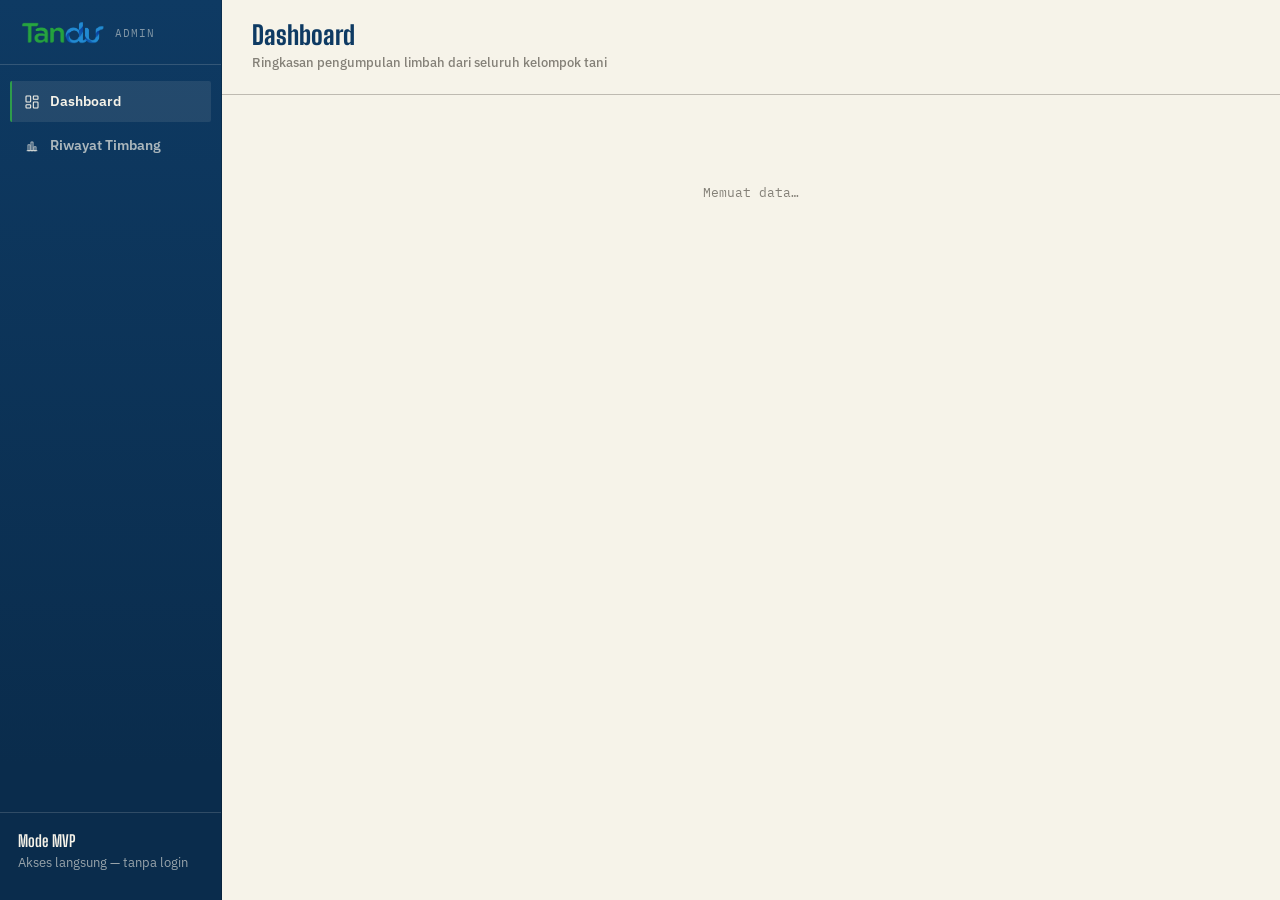
<file: dashboard.html>
<!DOCTYPE html>
<html lang="id">
<head>
<meta charset="UTF-8">
<meta name="viewport" content="width=device-width, initial-scale=1.0">
<meta name="robots" content="noindex, nofollow">
<title>Dashboard — Admin Tandur</title>
<link rel="preconnect" href="https://fonts.googleapis.com">
<link href="https://fonts.googleapis.com/css2?family=Big+Shoulders+Display:wght@700;800&family=IBM+Plex+Sans:wght@400;500;600;700&family=IBM+Plex+Mono:wght@400;500;600&display=swap" rel="stylesheet">
<link rel="stylesheet" href="admin.css">
<script src="vendor/chart.umd.js"></script>
</head>
<body>
<div class="admin-scrim" id="scrim"></div>
<div class="admin-shell">

  <aside class="admin-sidebar" id="sidebar">
    <div class="admin-logo">
      <img src="../assets/logo/tandur.png" alt="Tandur">
      <div><div class="lbl">Admin</div></div>
    </div>
    <nav class="admin-nav">
      <a href="dashboard.html" class="active">
        <svg viewBox="0 0 24 24"><rect x="3" y="3" width="7" height="9" rx="1"/><rect x="14" y="3" width="7" height="5" rx="1"/><rect x="14" y="12" width="7" height="9" rx="1"/><rect x="3" y="16" width="7" height="5" rx="1"/></svg>
        Dashboard
      </a>
      <a href="riwayat-timbang.html">
        <svg viewBox="0 0 24 24"><path d="M4 19h16"/><rect x="6" y="10" width="3" height="9" rx="0.5"/><rect x="10.5" y="6" width="3" height="13" rx="0.5"/><rect x="15" y="13" width="3" height="6" rx="0.5"/></svg>
        Riwayat Timbang
      </a>
    </nav>
    <div class="admin-side-foot">
      <div class="admin-user">
        <strong>Mode MVP</strong>
        <span>Akses langsung — tanpa login</span>
      </div>
    </div>
  </aside>

  <main class="admin-main">
    <div class="admin-topbar">
      <div style="display:flex; align-items:center; gap:12px;">
        <button class="admin-menu-btn" id="menuBtn" aria-label="Buka menu">
          <svg viewBox="0 0 24 24"><path d="M3 6h18M3 12h18M3 18h18" stroke-linecap="round"/></svg>
        </button>
        <div>
          <h1>Dashboard</h1>
          <div class="sub">Ringkasan pengumpulan limbah dari seluruh kelompok tani</div>
        </div>
      </div>
    </div>

    <div class="admin-content" id="content">
      <div class="admin-loading" id="loading">Memuat data…</div>
    </div>
  </main>

</div>

<script type="module">
import { getDashboardStats, getSetoranTrend } from './admin-data.js';

const content = document.getElementById('content');
const loading = document.getElementById('loading');

// ---------- sidebar toggle (mobile) ----------
const sidebar = document.getElementById('sidebar');
const scrim = document.getElementById('scrim');
document.getElementById('menuBtn').addEventListener('click', () => {
  sidebar.classList.add('open'); scrim.classList.add('open');
});
scrim.addEventListener('click', () => {
  sidebar.classList.remove('open'); scrim.classList.remove('open');
});

// ---------- akses langsung (MVP, tanpa login) ----------
init();

function fmtKg(n){
  return Number(n).toLocaleString('id-ID', { maximumFractionDigits: 1 });
}
function fmtDate(d){
  if (!d) return '—';
  return new Intl.DateTimeFormat('id-ID', { day:'2-digit', month:'short', year:'numeric' }).format(new Date(d));
}

async function init(){
  const stats = await getDashboardStats();
  loading.remove();

  const statGrid = document.createElement('div');
  statGrid.className = 'stat-grid';
  statGrid.innerHTML = `
    <div class="stat-card featured">
      <span class="tag">Sepanjang waktu</span>
      <div class="lbl">Total limbah terkumpul</div>
      <div class="val">${fmtKg(stats.totalKg)}<small>kg</small></div>
    </div>
    <div class="stat-card">
      <div class="lbl">Kelompok tani</div>
      <div class="val">${stats.totalKelompok}</div>
    </div>
    <div class="stat-card">
      <div class="lbl">Petani terdaftar</div>
      <div class="val">${stats.totalPetani}</div>
    </div>
  `;
  content.appendChild(statGrid);

  const panelRow = document.createElement('div');
  panelRow.className = 'panel-row';

  // ---- panel: kelompok tani teratas ----
  const topPanel = document.createElement('div');
  topPanel.className = 'panel';
  if (stats.topKelompok.length === 0) {
    topPanel.innerHTML = `
      <h2>Kelompok Tani Teratas</h2>
      <div class="ph-sub">Berdasarkan total limbah terkumpul</div>
      <div class="empty-state">Belum ada data kelompok tani.</div>
    `;
  } else {
    const maxKg = Math.max(...stats.topKelompok.map(k => k.totalKg), 1);
    const rows = stats.topKelompok.map((k, i) => `
      <div class="rank-row">
        <span class="n">${i + 1}</span>
        <span class="name">${escapeHtml(k.nama)}</span>
        <span class="bar-track"><span class="bar-fill" style="width:${(k.totalKg / maxKg * 100).toFixed(1)}%"></span></span>
        <span class="kg">${fmtKg(k.totalKg)} kg</span>
      </div>
    `).join('');
    topPanel.innerHTML = `
      <h2>Kelompok Tani Teratas</h2>
      <div class="ph-sub">Berdasarkan total limbah terkumpul</div>
      ${rows}
    `;
  }
  panelRow.appendChild(topPanel);

  // ---- panel: setoran terbaru ----
  const recentPanel = document.createElement('div');
  recentPanel.className = 'panel';
  if (stats.recentSetoran.length === 0) {
    recentPanel.innerHTML = `
      <h2>Setoran Terbaru</h2>
      <div class="ph-sub">6 setoran limbah paling baru dicatat</div>
      <div class="empty-state">Belum ada setoran tercatat.</div>
    `;
  } else {
    const rows = stats.recentSetoran.map(s => `
      <div class="recent-row">
        <span>${escapeHtml(s.namaPetani)}<div class="grp">${escapeHtml(s.namaKelompok)}</div></span>
        <span class="dt">${fmtDate(s.tanggal)}</span>
        <span class="kg">${fmtKg(s.beratKg)} kg</span>
      </div>
    `).join('');
    recentPanel.innerHTML = `
      <h2>Setoran Terbaru</h2>
      <div class="ph-sub">6 setoran limbah paling baru dicatat</div>
      ${rows}
    `;
  }
  panelRow.appendChild(recentPanel);

  content.appendChild(panelRow);

  // ---- panel: tren setoran (grafik) ----
  const trendPanel = document.createElement('div');
  trendPanel.className = 'panel';
  trendPanel.innerHTML = `
    <h2>Tren Setoran</h2>
    <div class="ph-sub">Total limbah masuk per hari, 14 hari terakhir</div>
    <div class="chart-wrap"><canvas id="trendChart"></canvas></div>
  `;
  content.appendChild(trendPanel);

  const trend = await getSetoranTrend(14);
  renderTrendChart(trend);
}

function renderTrendChart(trend){
  const hasData = trend.data.some(v => v > 0);
  if (!hasData) {
    document.querySelector('.chart-wrap').outerHTML = '<div class="empty-state">Belum ada setoran dalam 14 hari terakhir.</div>';
    return;
  }
  const labels = trend.labels.map(d =>
    new Intl.DateTimeFormat('id-ID', { day: '2-digit', month: 'short' }).format(new Date(d + 'T00:00:00'))
  );
  const ctx = document.getElementById('trendChart').getContext('2d');
  new Chart(ctx, {
    type: 'line',
    data: {
      labels,
      datasets: [{
        label: 'Kg per hari',
        data: trend.data,
        borderColor: '#2E9C4B',
        backgroundColor: 'rgba(46,156,75,0.12)',
        borderWidth: 2,
        pointRadius: 0,
        pointHoverRadius: 4,
        pointBackgroundColor: '#2E9C4B',
        tension: 0.25,
        fill: true
      }]
    },
    options: {
      responsive: true,
      maintainAspectRatio: false,
      interaction: { mode: 'index', intersect: false },
      plugins: {
        legend: { display: false },
        tooltip: {
          backgroundColor: '#0E3A63',
          titleFont: { family: 'IBM Plex Mono', size: 11 },
          bodyFont: { family: 'IBM Plex Mono', size: 12 },
          padding: 10,
          displayColors: false,
          callbacks: {
            label: (item) => item.parsed.y.toLocaleString('id-ID') + ' kg'
          }
        }
      },
      scales: {
        x: {
          grid: { display: false },
          ticks: { font: { family: 'IBM Plex Mono', size: 10.5 }, color: 'rgba(27,23,16,0.55)', maxRotation: 0 }
        },
        y: {
          beginAtZero: true,
          grid: { color: 'rgba(27,23,16,0.08)' },
          ticks: { font: { family: 'IBM Plex Mono', size: 10.5 }, color: 'rgba(27,23,16,0.55)' }
        }
      }
    }
  });
}

function escapeHtml(s){
  return String(s ?? '').replace(/[&<>"']/g, c => ({'&':'&amp;','<':'&lt;','>':'&gt;','"':'&quot;',"'":'&#39;'}[c]));
}
</script>
</body>
</html>
</file>
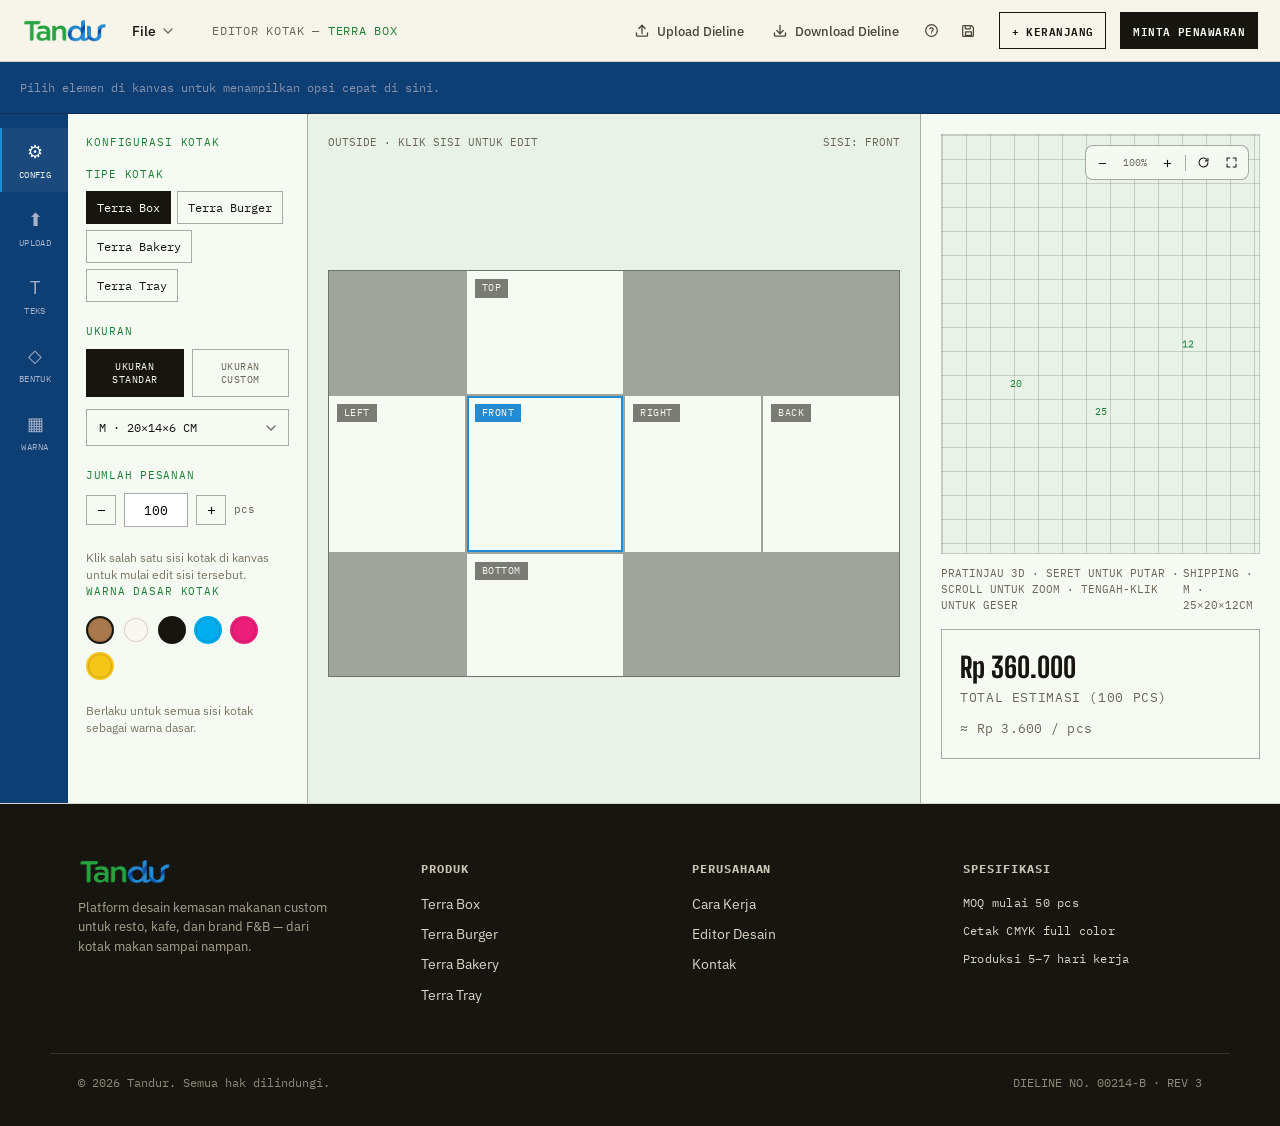
<file: editor.html>
<!DOCTYPE html>
<html lang="id">
<head>
<meta charset="UTF-8">
<meta name="viewport" content="width=device-width, initial-scale=1.0">
<title>Editor Kotak — Tandur</title>
<link rel="preconnect" href="https://fonts.googleapis.com">
<link href="https://fonts.googleapis.com/css2?family=Big+Shoulders+Display:wght@600;700;800;900&family=IBM+Plex+Sans:wght@400;500;600;700&family=IBM+Plex+Mono:wght@400;500;600&display=swap" rel="stylesheet">
<link rel="stylesheet" href="style.css">
</head>
<body>

<header>
  <nav class="enav">
    <div class="enav-left">
      <a href="index.html" class="logo" style="text-decoration:none;"><img src="assets/logo/tandur.png" alt="Tandur" style="height:22px;"></a>
      <div class="enav-file" id="fileMenuWrap">
        <button type="button" class="enav-file-btn" id="fileMenuBtn">
          File
          <svg class="enav-chevron" viewBox="0 0 10 6" width="10" height="6"><path d="M1 1l4 4 4-4" fill="none" stroke="currentColor" stroke-width="1.4" stroke-linecap="round" stroke-linejoin="round"/></svg>
        </button>
        <div class="enav-file-dropdown" id="fileMenuDropdown">
          <button class="cm-item" disabled><span>Undo</span><span class="cm-shortcut">Ctrl+Z</span></button>
          <button class="cm-item" disabled><span>Redo</span><span class="cm-shortcut">Ctrl+Y</span></button>
          <div class="cm-sep"></div>
          <button class="cm-item" id="fmSave"><span>Save</span></button>
          <button class="cm-item" id="fmSaveCopy"><span>Save as copy</span></button>
          <button class="cm-item" id="fmLoadPrev"><span>Load previous design</span></button>
          <div class="cm-sep"></div>
          <button class="cm-item" id="fmRuler"><span>Show ruler</span></button>
          <button class="cm-item" id="fmGrid"><span>Show grid</span></button>
          <div class="cm-sep"></div>
          <button class="cm-item" id="fmDownloadDieline"><span>Download dieline</span></button>
        </div>
      </div>
    </div>

    <div class="enav-title mono">EDITOR KOTAK — <span id="editorSubtitle">TERRA BOX</span></div>

    <div class="enav-right">
      <span class="autosave-status mono" id="autosaveStatus"></span>
      <button type="button" class="enav-icon-btn" id="uploadDielineBtn" title="Upload Dieline">
        <svg viewBox="0 0 16 16" fill="none" stroke="currentColor" stroke-width="1.3" stroke-linecap="round" stroke-linejoin="round"><path d="M8 10.5V2.5"/><path d="M4.8 5.5L8 2.3l3.2 3.2"/><path d="M2.5 10v2.2a1 1 0 001 1h9a1 1 0 001-1V10"/></svg>
        <span>Upload Dieline</span>
      </button>
      <button type="button" class="enav-icon-btn" id="downloadDielineBtn" title="Download Dieline">
        <svg viewBox="0 0 16 16" fill="none" stroke="currentColor" stroke-width="1.3" stroke-linecap="round" stroke-linejoin="round"><path d="M8 2.5v8"/><path d="M4.8 7.5L8 10.7l3.2-3.2"/><path d="M2.5 10v2.2a1 1 0 001 1h9a1 1 0 001-1V10"/></svg>
        <span>Download Dieline</span>
      </button>
      <button type="button" class="enav-icon-btn enav-icon-only" id="helpBtn" title="Bantuan">
        <svg viewBox="0 0 16 16" fill="none" stroke="currentColor" stroke-width="1.3"><circle cx="8" cy="8" r="6.2"/><path d="M6.1 6.2a1.9 1.9 0 013.6.8c0 1.3-1.7 1.5-1.7 2.8" stroke-linecap="round"/><circle cx="8" cy="11.6" r="0.15" fill="currentColor" stroke-width="0.9"/></svg>
      </button>
      <button type="button" class="enav-icon-btn enav-icon-only" id="saveBtn" title="Simpan">
        <svg viewBox="0 0 16 16" fill="none" stroke="currentColor" stroke-width="1.3" stroke-linejoin="round"><path d="M2.8 2.8h8.4L13.2 5v8.2a1 1 0 01-1 1H2.8a1 1 0 01-1-1V3.8a1 1 0 011-1z"/><path d="M4.6 2.8v3.4h5.2V2.8"/><path d="M4.8 9.4h6.4v3.8H4.8z"/></svg>
      </button>
      <div class="regbar mono" id="editorAuthWrap" style="font-size:12px; margin-right:6px;"></div>
      <button class="btn btn-sm" id="addToCartBtn">+ Keranjang</button>
      <button class="btn btn-solid btn-sm" id="quoteBtn">Minta Penawaran</button>
    </div>
  </nav>
</header>

<section class="editor" id="desain">
  <div class="cwe-bar empty" id="cweBar">
    <span class="cwe-hint">Pilih elemen di kanvas untuk menampilkan opsi cepat di sini.</span>
  </div>

  <div class="editor-shell">
    <div class="editor-sidebar">
      <button class="ed-nav-btn active" data-drawer="config" title="Config">⚙<span>Config</span></button>
      <button class="ed-nav-btn" data-drawer="uploads" title="Upload">⬆<span>Upload</span></button>
      <button class="ed-nav-btn" data-drawer="text" title="Teks">T<span>Teks</span></button>
      <button class="ed-nav-btn" data-drawer="shapes" title="Bentuk">◇<span>Bentuk</span></button>
      <button class="ed-nav-btn" data-drawer="background" title="Warna">▦<span>Warna</span></button>
    </div>

    <div class="editor-drawer">
      <div class="drawer-section" data-section="config">
        <div class="drawer-title">Konfigurasi Kotak</div>
        <div class="field">
          <label>Tipe Kotak</label>
          <div class="seg" id="typeSeg">
            <button data-type="box" data-price="2600" class="active">Terra Box</button>
            <button data-type="burger" data-price="2200">Terra Burger</button>
            <button data-type="bakery" data-price="3200">Terra Bakery</button>
            <button data-type="tray" data-price="1800">Terra Tray</button>
          </div>
        </div>
        <div class="field">
          <label>Ukuran</label>
          <div class="size-tabs" id="sizeTabs">
            <button type="button" class="size-tab active" data-tab="standard">Ukuran Standar</button>
            <button type="button" class="size-tab" data-tab="custom">Ukuran Custom</button>
          </div>

          <div class="size-panel" id="sizeStandardPanel">
            <div class="size-select-wrap">
              <button type="button" class="size-select" id="sizeSelectBtn">
                <span id="sizeSelectLabel">M · 20×14×6 CM</span>
                <svg class="size-select-chevron" viewBox="0 0 10 6" width="10" height="6"><path d="M1 1l4 4 4-4" fill="none" stroke="currentColor" stroke-width="1.4" stroke-linecap="round" stroke-linejoin="round"/></svg>
              </button>
              <div class="size-select-dropdown" id="sizeSelectDropdown">
                <button type="button" class="size-option" data-size="S" data-mult="0.85">S · 16×12×5 CM</button>
                <button type="button" class="size-option active" data-size="M" data-mult="1">M · 20×14×6 CM</button>
                <button type="button" class="size-option" data-size="L" data-mult="1.35">L · 24×17×7 CM</button>
              </div>
            </div>
          </div>

          <div class="size-panel" id="sizeCustomPanel" style="display:none">
            <div class="dim-steppers">
              <div class="dim-stepper">
                <label>Panjang (cm)</label>
                <div class="stepper-row">
                  <button type="button" class="stepper-btn" data-dim="w" data-dir="-1" aria-label="Kurangi">‹</button>
                  <input type="text" inputmode="numeric" id="customW" value="25">
                  <button type="button" class="stepper-btn" data-dim="w" data-dir="1" aria-label="Tambah">›</button>
                </div>
              </div>
              <div class="dim-stepper">
                <label>Lebar (cm)</label>
                <div class="stepper-row">
                  <button type="button" class="stepper-btn" data-dim="d" data-dir="-1" aria-label="Kurangi">‹</button>
                  <input type="text" inputmode="numeric" id="customD" value="20">
                  <button type="button" class="stepper-btn" data-dim="d" data-dir="1" aria-label="Tambah">›</button>
                </div>
              </div>
              <div class="dim-stepper">
                <label>Tinggi (cm)</label>
                <div class="stepper-row">
                  <button type="button" class="stepper-btn" data-dim="h" data-dir="-1" aria-label="Kurangi">‹</button>
                  <input type="text" inputmode="numeric" id="customH" value="12">
                  <button type="button" class="stepper-btn" data-dim="h" data-dir="1" aria-label="Tambah">›</button>
                </div>
              </div>
            </div>
          </div>
        </div>
        <div class="field">
          <label>Jumlah Pesanan</label>
          <div class="qty-row">
            <button type="button" id="qtyMinus">−</button>
            <input type="text" id="qtyInput" value="100" inputmode="numeric">
            <button type="button" id="qtyPlus">+</button>
            <span class="mono" style="font-size:10.5px; color:#6b6656;">pcs</span>
          </div>
        </div>
        <div class="hint" id="configHint">Klik salah satu sisi kotak di kanvas untuk mulai edit sisi tersebut.</div>
      </div>

      <div class="drawer-section" data-section="uploads" style="display:none">
        <div class="drawer-title">Upload Logo / Gambar</div>
        <div class="upload-box" id="uploadBox">Klik untuk unggah PNG/JPG</div>
        <input type="file" id="logoInput" accept="image/*" style="display:none">
        <div class="upload-thumbs" id="uploadThumbs"></div>
        <div class="hint">Klik thumbnail untuk menambahkan gambar ke sisi <b id="uploadTargetLabel">FRONT</b> yang sedang aktif.</div>
      </div>

      <div class="drawer-section" data-section="text" style="display:none">
        <div class="drawer-title">Teks</div>
        <button class="btn full-btn" id="addTextBtn">+ Tambah Teks</button>
        <div class="hint">Teks akan ditambahkan ke sisi <b id="textTargetLabel">FRONT</b> yang sedang aktif. Klik dua kali pada teks di kanvas untuk mengubahnya langsung.</div>
      </div>

      <div class="drawer-section" data-section="shapes" style="display:none">
        <div class="drawer-title">Bentuk</div>
        <div class="et-row">
          <button class="btn btn-sm" id="addRectBtn">+ Kotak</button>
          <button class="btn btn-sm" id="addCircleBtn">+ Lingkaran</button>
        </div>
        <div class="hint">Bentuk akan ditambahkan ke sisi <b id="shapeTargetLabel">FRONT</b> yang sedang aktif.</div>
      </div>

      <div class="drawer-section" data-section="background">
        <div class="drawer-title">Warna Dasar Kotak</div>
        <div class="field">
          <div class="swatches" id="colorSwatches">
            <span class="swatch active" style="background:#A9784C" data-color="#A9784C" title="Kraft Natural"></span>
            <span class="swatch" style="background:#FAF7F0" data-color="#FAF7F0" title="Putih"></span>
            <span class="swatch" style="background:#171510" data-color="#171510" title="Hitam"></span>
            <span class="swatch" style="background:#00AEEF" data-color="#00AEEF" title="Cyan"></span>
            <span class="swatch" style="background:#EC1E79" data-color="#EC1E79" title="Magenta"></span>
            <span class="swatch" style="background:#F5C518" data-color="#F5C518" title="Kuning"></span>
          </div>
        </div>
        <div class="hint">Berlaku untuk semua sisi kotak sebagai warna dasar.</div>
      </div>
    </div>

    <div class="editor-canvas-wrap">
      <div class="canvas-toolbar"><span>OUTSIDE · KLIK SISI UNTUK EDIT</span><span id="panelIndicator">SISI: FRONT</span></div>
      <div class="flat-grid-wrap">
      <div class="flat-grid" id="flatGrid">
        <div class="panel-cell" data-panel="top"><div class="panel-label">TOP</div><div class="panel-canvas" data-panel="top"></div></div>
        <div class="panel-cell" data-panel="left"><div class="panel-label">LEFT</div><div class="panel-canvas" data-panel="left"></div></div>
        <div class="panel-cell active" data-panel="front"><div class="panel-label">FRONT</div><div class="panel-canvas" data-panel="front"></div></div>
        <div class="panel-cell" data-panel="right"><div class="panel-label">RIGHT</div><div class="panel-canvas" data-panel="right"></div></div>
        <div class="panel-cell" data-panel="back"><div class="panel-label">BACK</div><div class="panel-canvas" data-panel="back"></div></div>
        <div class="panel-cell" data-panel="bottom"><div class="panel-label">BOTTOM</div><div class="panel-canvas" data-panel="bottom"></div></div>
      </div>
      </div>
    </div>

    <div class="editor-preview" id="editorPreviewPanel">
      <div class="preview-stage" id="previewStage3d">
        <div class="preview-toolbar" id="previewToolbar">
          <button type="button" class="preview-tool-btn" id="zoomOutBtn" title="Perkecil">−</button>
          <span class="preview-zoom-level" id="zoomLevelOut">100%</span>
          <button type="button" class="preview-tool-btn" id="zoomInBtn" title="Perbesar">+</button>
          <span class="preview-tool-sep"></span>
          <button type="button" class="preview-tool-btn" id="zoomResetBtn" title="Reset tampilan">
            <svg viewBox="0 0 16 16" fill="none" stroke="currentColor" stroke-width="1.3" stroke-linecap="round" stroke-linejoin="round"><path d="M13.5 8a5.5 5.5 0 11-1.7-3.97"/><path d="M13.5 2.7v3.3h-3.3"/></svg>
          </button>
          <button type="button" class="preview-tool-btn" id="expandPreviewBtn" title="Perbesar area pratinjau">
            <svg viewBox="0 0 16 16" fill="none" stroke="currentColor" stroke-width="1.3" stroke-linecap="round" stroke-linejoin="round"><path d="M6 2.5H2.5V6"/><path d="M10 2.5h3.5V6"/><path d="M6 13.5H2.5V10"/><path d="M10 13.5h3.5V10"/></svg>
          </button>
        </div>
        <div class="stage-camera" id="stageCamera">
          <div class="box3d" id="box3d">
            <div class="face" data-face="front"><div class="face-outer"><div class="face-canvas"></div></div><div class="face-inner"></div></div>
            <div class="face" data-face="back"><div class="face-outer"><div class="face-canvas"></div></div><div class="face-inner"></div></div>
            <div class="face" data-face="right"><div class="face-outer"><div class="face-canvas"></div></div><div class="face-inner"></div></div>
            <div class="face" data-face="left"><div class="face-outer"><div class="face-canvas"></div></div><div class="face-inner"></div></div>
            <div class="lid-hinge" id="lidHinge">
              <div class="face" data-face="top"><div class="face-outer"><div class="face-canvas"></div><div class="flap fl"></div><div class="flap fr"></div></div><div class="face-inner"></div></div>
            </div>
            <div class="face" data-face="bottom"><div class="face-outer"><div class="face-canvas"></div></div><div class="face-inner"></div></div>
          </div>
          <div class="dim-label dim-w" id="dimW">25</div>
          <div class="dim-label dim-h" id="dimH">12</div>
          <div class="dim-label dim-d" id="dimD">20</div>
        </div>
      </div>
      <div class="stage-caption"><span>PRATINJAU 3D · SERET UNTUK PUTAR · SCROLL UNTUK ZOOM · TENGAH-KLIK UNTUK GESER</span><span id="specOut">SHIPPING · M · 25×20×12CM</span></div>
      <div class="price-panel">
        <div class="amount" id="priceOut">Rp 360.000<span>Total estimasi (100 pcs)</span></div>
        <div style="text-align:right;">
          <div class="mono" id="unitPriceOut" style="font-size:12.5px; color:#6b6656;">≈ Rp 3.600 / pcs</div>
          <div class="mono" id="discountOut" style="font-size:11px; color:var(--kraft-dark); margin-top:4px;"></div>
        </div>
      </div>
      <div class="quote-msg" id="quoteMsg"></div>
    </div>
  </div>
</section>

<div class="context-menu" id="contextMenu"></div>
<div class="cwe-popover" id="cwePopover"></div>

<footer>
  <div class="wrap">
    <div>
      <div class="logo" style="margin-bottom:14px;"><img src="assets/logo/tandur.png" alt="Tandur" style="height:24px;"></div>
      <p style="font-size:13px; color:#a8a390; max-width:32ch;">Platform desain kemasan makanan custom untuk resto, kafe, dan brand F&amp;B — dari kotak makan sampai nampan.</p>
    </div>
    <div><h4>Produk</h4><ul><li><a href="index.html#katalog">Terra Box</a></li><li><a href="index.html#katalog">Terra Burger</a></li><li><a href="index.html#katalog">Terra Bakery</a></li><li><a href="index.html#katalog">Terra Tray</a></li></ul></div>
    <div><h4>Perusahaan</h4><ul><li><a href="index.html#cara-kerja">Cara Kerja</a></li><li><a href="editor.html">Editor Desain</a></li><li><a href="#">Kontak</a></li></ul></div>
    <div><h4>Spesifikasi</h4><ul class="mono" style="font-size:12px;"><li>MOQ mulai 50 pcs</li><li>Cetak CMYK full color</li><li>Produksi 5–7 hari kerja</li></ul></div>
  </div>
  <div class="wrap foot-bottom"><span>© 2026 Tandur. Semua hak dilindungi.</span><span>DIELINE NO. 00214-B · REV 3</span></div>
</footer>

<script type="module">
import { supabase, getCurrentUser, getProductTypeMap, addToCart, signOut } from './supabase-client.js';

/* ============================ SUPABASE ============================ */
// currentUser: profil yang sedang login (null = belum login)
// productTypeMap: slug -> { id, slug, base_price_per_pcs } dari tabel product_types
// currentDesignId: id baris di tabel `designs` kalau desain ini sudah pernah disimpan
let currentUser = null;
let productTypeMap = {};
let currentDesignId = null;

/* ---- status akun di navbar editor ----
   Editor sebelumnya tidak punya cara masuk/keluar sama sekali, dan
   currentUser hanya diisi sekali saat halaman dibuka — kalau user login
   dari tab lain (mis. buka index.html di tab baru buat klik "Masuk"),
   editor tidak pernah tahu. Sekarang currentUser diperbarui live lewat
   onAuthStateChange, termasuk saat sesi berubah dari tab lain, tanpa
   perlu reload halaman ini (desain yang sedang dikerjakan tidak hilang). */
function updateEditorAuthUI(){
  const wrap = document.getElementById('editorAuthWrap');
  if(currentUser){
    wrap.innerHTML = `<span>${currentUser.email}</span>&nbsp;·&nbsp;<a href="#" id="editorSignOut" style="text-decoration:none;">Keluar</a>`;
    document.getElementById('editorSignOut').addEventListener('click', async (e)=>{
      e.preventDefault();
      await signOut();
    });
  } else {
    // Dibuka di tab baru supaya progres desain di tab editor ini tidak
    // hilang — setelah login di tab index.html, sesi otomatis tersinkron
    // ke sini lewat onAuthStateChange.
    wrap.innerHTML = `<a href="index.html?auth=signin" target="_blank" rel="noopener" style="text-decoration:none;">Masuk untuk simpan &amp; checkout →</a>`;
  }
}

supabase.auth.onAuthStateChange((_event, session)=>{
  currentUser = session?.user ?? null;
  updateEditorAuthUI();
});

async function initSupabase(){
  currentUser = await getCurrentUser();
  updateEditorAuthUI();
  productTypeMap = await getProductTypeMap();
  // Sinkronkan harga dasar tiap tipe dengan yang ada di database (kalau berhasil dimuat)
  document.querySelectorAll('#typeSeg button[data-type]').forEach(btn=>{
    const row = productTypeMap[btn.dataset.type];
    if(row){
      btn.dataset.price = row.base_price_per_pcs;
      if(btn.dataset.type === box.type) box.basePrice = row.base_price_per_pcs;
    }
  });

  // Kalau editor dibuka lewat link ?design_id=... (misalnya dari tombol
  // "Buka" di riwayat-desain.html), muat desain itu langsung.
  const designId = new URLSearchParams(window.location.search).get('design_id');
  if(designId){
    if(!currentUser){
      showToast('Masuk dulu lewat halaman utama untuk membuka desain ini.');
      updatePrice();
      suppressAutosave = false;
      return;
    }
    const loaded = await loadDesignById(designId);
    if(loaded){
      suppressAutosave = false;
      return; // applyDesignData sudah memanggil updatePrice()
    }
  }

  // Desain baru (belum ada design_id, atau load gagal) -> snapshot awal
  // supaya autosave tidak langsung nulis begitu init selesai kalau user
  // belum benar-benar mengubah apa-apa.
  lastSavedSnapshot = buildSaveSnapshotKey();
  suppressAutosave = false;
  updatePrice();
}

/* ============================ STATE ============================ */
const PANEL_KEYS = ['top','left','front','right','back','bottom'];
const DEFAULT_FONT = "'Big Shoulders Display',sans-serif";
let panels = {
  top:{elements:[]}, left:{elements:[]}, right:{elements:[]}, back:{elements:[]}, bottom:{elements:[]},
  front:{elements:[{id:'seed1', type:'text', x:15, y:38, w:70, h:24, text:'Brand Kamu', color:'#171510', fontSize:16, fontFamily:DEFAULT_FONT, bold:true, italic:false}]}
};
let boxColor = '#A9784C';
let selectedPanel = 'front';
let selection = new Set(['seed1']);   // multi-select ids (shift+click)
let lastSelectedId = 'seed1';         // primary element for single-edit toolbar
let clipboard = [];
let uploadedImages = [];
let box = { type:'box', basePrice:2600, size:'M', mult:1, qty:100 };

/* Real dimensions (cm) per packaging category — each Terra type has its own
   proportions (a clamshell food box isn't shaped like a flat tray or a cake
   box), so sizes are looked up per type rather than shared across all types. */
const TYPE_SIZES = {
  box:    { S:{w:16,d:12,h:5},  M:{w:20,d:14,h:6},  L:{w:24,d:17,h:7}  },
  burger: { S:{w:11,d:11,h:7},  M:{w:13,d:13,h:8},  L:{w:15,d:15,h:9}  },
  bakery: { S:{w:16,d:16,h:8},  M:{w:20,d:20,h:10}, L:{w:24,d:24,h:12} },
  tray:   { S:{w:15,d:10,h:3},  M:{w:20,d:14,h:4},  L:{w:25,d:18,h:5}  }
};
const TYPE_LABEL = { box:'Terra Box', burger:'Terra Burger', bakery:'Terra Bakery', tray:'Terra Tray' };

/* Straight-on rotateX/rotateY for the 3D preview per panel — derived from
   each face's own placement transform in updateBox3DGeometry() so that
   "look straight at RIGHT" really points the camera at the right face's
   outward normal, not just an approximate angle. */
const PANEL_VIEW_ANGLES = {
  front:  { x:0,   y:0   },
  back:   { x:0,   y:180 },
  right:  { x:0,   y:-90 },
  left:   { x:0,   y:90  },
  top:    { x:-90, y:0   },
  bottom: { x:90,  y:0   }
};
/* Current 3D box orientation, shared between manual drag-to-rotate and the
   click-a-panel-to-focus behavior below, so both read/write the same state
   instead of drag keeping its own local closure copy. */
let boxRotX = -20, boxRotY = -34;
let lastFocusedPanel = 'front'; // prevents snapping camera on initial load

/* Safe-print-area margins for the flat dieline editor. These mirror the
   clip-path taper percentages used on the 3D preview (see style.css
   .box3d[data-type] rules): a wall panel that curves in toward the fold
   in 3D isn't a flat, reliable print surface right up to its edge — so
   the same margin is blurred out and unclickable here, and design
   elements should only be placed in the inset "safe area" that remains. */
const SIDE_MARGIN = {
  box:    { front:12, back:12, left:22, right:22 },
  burger: { front:12, back:12, left:22, right:22 },
  tray:   { front:16, back:16, left:32, right:32 },
  bakery: { front:0,  back:0,  left:0,  right:0  }
};
const SIZE_LABEL = { S:'', M:'', L:'', CUSTOM:'' };
const SIZE_DIMS = { S:null, M:null, L:null, CUSTOM:null };

/* Pulls the current type's S/M/L dims into the live SIZE_DIMS/SIZE_LABEL
   lookup tables that the rest of the app (price, dieline, 3D) reads from. */
function rebuildSizeDimsForType(){
  const t = TYPE_SIZES[box.type];
  SIZE_DIMS.S = t.S; SIZE_DIMS.M = t.M; SIZE_DIMS.L = t.L;
  SIZE_LABEL.S = `${t.S.w}×${t.S.d}×${t.S.h}`;
  SIZE_LABEL.M = `${t.M.w}×${t.M.d}×${t.M.h}`;
  SIZE_LABEL.L = `${t.L.w}×${t.L.d}×${t.L.h}`;
  if(!SIZE_DIMS.CUSTOM){ SIZE_DIMS.CUSTOM = {...t.M}; SIZE_LABEL.CUSTOM = SIZE_LABEL.M; }
}
rebuildSizeDimsForType();

/* Refreshes the size-picker dropdown text so it always shows the real dims
   of the currently selected packaging type instead of stale numbers. */
function refreshSizeOptionsUI(){
  const t = TYPE_SIZES[box.type];
  document.querySelectorAll('#sizeSelectDropdown .size-option').forEach(opt=>{
    const d = t[opt.dataset.size];
    opt.textContent = `${opt.dataset.size} · ${d.w}×${d.d}×${d.h} CM`;
  });
  if(box.size !== 'CUSTOM'){
    const active = document.querySelector('#sizeSelectDropdown .size-option.active') || document.querySelector('#sizeSelectDropdown .size-option[data-size="M"]');
    if(active) document.getElementById('sizeSelectLabel').textContent = active.textContent;
  }
}

/* Per-type hint text + which sides actually exist for that packaging type. */
const TYPE_HINT = {
  box:    'Tutup ditampilkan dalam posisi terbuka di pratinjau 3D supaya bagian dalam terlihat. Klik salah satu sisi kotak untuk mulai edit.',
  burger: 'Tutup ditampilkan dalam posisi terbuka di pratinjau 3D supaya bagian dalam terlihat. Klik salah satu sisi kotak untuk mulai edit.',
  bakery: 'Klik salah satu sisi kotak di kanvas untuk mulai edit sisi tersebut.',
  tray:   'Nampan ini terbuka tanpa tutup, jadi sisi TOP tidak ditampilkan di dieline. Klik salah satu sisi lainnya untuk mulai edit.'
};
function updateConfigHint(){
  const hintEl = document.getElementById('configHint');
  if(hintEl) hintEl.textContent = TYPE_HINT[box.type] || TYPE_HINT.box;
}

function uid(){ return 'e' + Math.random().toString(36).slice(2,9); }
function clamp(v,min,max){ return Math.max(min, Math.min(max, v)); }

/* Precision fix: font-size/stroke-width/letter-spacing were previously
   written as raw px, but the flat editor's panel and the 3D preview's face
   render the SAME cm-sized panel at very different actual pixel widths (the
   3D stage is much smaller on screen). A fixed px value then looks
   proportionally bigger on the small 3D face than on the large flat panel —
   exactly the "Brand Kamu" mismatch seen between the two views. Converting
   to cqw (container-query width units, relative to the panel/face's own
   rendered width via container-type:inline-size in style.css) makes these
   values scale automatically and identically in both places. REF_PANEL_PX
   is just the assumed panel width the px numbers in the UI (e.g. "16" in
   the font-size field) were designed against. */
const REF_PANEL_PX = 400;
function cqw(px){ return (px * 100 / REF_PANEL_PX) + 'cqw'; }
function findElement(id){
  for(const k of PANEL_KEYS){
    const el = panels[k].elements.find(e=>e.id===id);
    if(el) return { el, panelKey:k };
  }
  return null;
}

/* ============================ RENDER ============================ */
function buildElementNode(el, interactive, panelKey){
  const node = document.createElement('div');
  node.className = 'panel-el';
  node.style.left = el.x+'%'; node.style.top = el.y+'%';
  node.style.width = el.w+'%'; node.style.height = el.h+'%';
  node.style.opacity = (el.opacity==null ? 100 : el.opacity)/100;
  node.dataset.id = el.id;

  if(el.type==='text'){
    node.classList.add('el-text');
    node.style.color = el.color;
    node.style.fontSize = cqw(el.fontSize||16);
    node.style.fontFamily = el.fontFamily || DEFAULT_FONT;
    node.style.fontWeight = el.bold===false ? '400' : '800';
    node.style.fontStyle = el.italic ? 'italic' : 'normal';
    node.style.textTransform = el.uppercase ? 'uppercase' : 'none';
    node.style.letterSpacing = cqw(el.letterSpacing||0);
    node.style.justifyContent = el.align==='left' ? 'flex-start' : el.align==='right' ? 'flex-end' : 'center';
    node.style.textAlign = el.align || 'center';
    if(el.strokeWidth){ node.style.webkitTextStroke = cqw(el.strokeWidth)+' '+(el.strokeColor||'#171510'); }
    node.textContent = el.text;
  } else if(el.type==='image'){
    node.classList.add('el-image');
    const img = document.createElement('img'); img.src = el.src; node.appendChild(img);
    if(el.strokeWidth){ node.style.border = cqw(el.strokeWidth)+' solid '+(el.strokeColor||'#171510'); }
  } else if(el.type==='shape'){
    const inner = document.createElement('div');
    inner.className='el-shape'; inner.style.background = el.fill;
    if(el.shape==='circle') inner.style.borderRadius='50%';
    if(el.strokeWidth){ inner.style.border = cqw(el.strokeWidth)+' solid '+(el.strokeColor||'#171510'); }
    node.appendChild(inner);
  }

  if(el.locked) node.classList.add('locked');

  if(interactive){
    node.classList.add('interactive');
    const isSelected = selection.has(el.id);
    if(isSelected){
      node.classList.add('selected');
      if(selection.size===1 && !el.locked){
        const handle = document.createElement('div');
        handle.className = 'resize-handle';
        handle.addEventListener('pointerdown', (e)=>{ e.stopPropagation(); startResize(e, el, node); });
        node.appendChild(handle);
      }
    }
    node.addEventListener('pointerdown', (e)=> startDrag(e, el, node, panelKey));
    node.addEventListener('click', (e)=> e.stopPropagation());
    node.addEventListener('dblclick', (e)=>{ e.stopPropagation(); if(el.type==='text' && !el.locked) editTextInline(el, node); });
    node.addEventListener('contextmenu', (e)=>{
      e.preventDefault(); e.stopPropagation();
      if(!selection.has(el.id)) selectOnly(el.id, panelKey);
      openElementContextMenu(e.clientX, e.clientY);
    });
  }
  return node;
}

/* Terra Tray has no lid — the TOP dieline cell and 3D face don't exist for
   it, so we lock that one panel instead of pretending it's editable. */
function panelDisabled(key){ return key==='top' && box.type==='tray'; }

function addBakeryWindow(container){
  const win = document.createElement('div');
  win.className = 'bakery-window';
  win.setAttribute('aria-hidden','true');
  container.appendChild(win);
}

function renderPanel(key){
  const cell = document.querySelector(`.panel-cell[data-panel="${key}"]`);
  const disabled = panelDisabled(key);
  if(cell) cell.classList.toggle('disabled', disabled);

  const flatEl = document.querySelector(`.panel-canvas[data-panel="${key}"]`);
  flatEl.style.background = boxColor; flatEl.innerHTML='';
  if(key==='front' && box.type==='bakery') addBakeryWindow(flatEl);
  panels[key].elements.forEach(el => flatEl.appendChild(buildElementNode(el, true, key)));
  flatEl.onclick = (e)=>{ if(disabled) return; if(e.target===flatEl) selectPanel(key); };
  flatEl.oncontextmenu = (e)=>{
    if(disabled) return;
    if(e.target!==flatEl) return;
    e.preventDefault();
    selectedPanel = key;
    openPastePanelMenu(e.clientX, e.clientY, key);
  };

  const face3d = document.querySelector(`.face[data-face="${key}"]`);
  const faceOuter = face3d ? face3d.querySelector('.face-outer') : null;
  const faceEl = face3d ? face3d.querySelector('.face-canvas') : null;
  if(faceEl){
    /* Only the outer (printed/exterior) layer ever gets the chosen box
       color or the user's design elements. .face-inner is a separate,
       fixed-material layer (see style.css) that's never touched here —
       so nothing edited on the outside can ever "show through" to the
       inside once a wall or the lid rotates open. */
    faceOuter.style.background = boxColor;
    faceEl.style.background = ''; faceEl.innerHTML='';
    if(key==='front' && box.type==='bakery') addBakeryWindow(faceEl);
    panels[key].elements.forEach(el => faceEl.appendChild(buildElementNode(el, false, key)));
  }
}

function renderAllCore(){
  PANEL_KEYS.forEach(renderPanel);
  updatePanelUI();
  updateCWE();
  updatePrice();
}

/* renderAll() is already called after essentially every state mutation in
   this file (add/move/resize/style an element, change box type/size/qty/
   color, select/deselect...). That makes it the one natural, low-risk hook
   point for autosave — instead of touching every one of those call sites
   individually, wrap the function itself so nothing else has to change. */
function renderAll(){
  renderAllCore();
  scheduleAutosave();
}

function updatePanelUI(){
  document.querySelectorAll('.panel-cell').forEach(cell=>{
    cell.classList.toggle('active', cell.dataset.panel===selectedPanel);
  });
  document.getElementById('panelIndicator').textContent = 'SISI: ' + selectedPanel.toUpperCase();
  ['uploadTargetLabel','textTargetLabel','shapeTargetLabel'].forEach(id=>{
    document.getElementById(id).textContent = selectedPanel.toUpperCase();
  });
  focusCameraOnPanel(selectedPanel);
}

/* Applies boxRotX/boxRotY to the 3D box. animate=true eases into the new
   angle (used when snapping to a panel); animate=false is instant (used
   while the user is actively dragging to rotate manually). The transition
   is cleared again after it finishes so a follow-up manual drag isn't
   fighting a lingering CSS transition. */
function applyBoxRotation(animate){
  const box3d = document.getElementById('box3d');
  if(!box3d) return;
  box3d.style.transition = animate ? 'transform .5s cubic-bezier(.22,.9,.3,1)' : 'none';
  box3d.style.transform = `rotateX(${boxRotX}deg) rotateY(${boxRotY}deg)`;
  if(animate){
    clearTimeout(applyBoxRotation._t);
    applyBoxRotation._t = setTimeout(()=>{ if(box3d) box3d.style.transition=''; }, 520);
  }
}

/* Rotates the 3D preview to look straight at whichever panel is currently
   active in the flat editor — clicking FRONT/LEFT/RIGHT/etc (or an element
   on one of those panels, or dragging an element onto a different panel)
   all funnel through selectedPanel + updatePanelUI, so this covers all of
   them from one place. Guarded so it only moves the camera when the active
   panel actually changed, not on every unrelated re-render. */
function focusCameraOnPanel(key){
  if(key === lastFocusedPanel) return;
  lastFocusedPanel = key;
  const target = PANEL_VIEW_ANGLES[key];
  if(!target) return;
  boxRotX = target.x; boxRotY = target.y;
  applyBoxRotation(true);
}

/* ============================ SELECTION ============================ */
function selectPanel(key){
  selectedPanel = key;
  selection = new Set();
  lastSelectedId = null;
  renderAll();
}
function selectOnly(id, panelKey){
  selection = new Set([id]);
  lastSelectedId = id;
  selectedPanel = panelKey;
  renderAll();
}
function toggleSelect(id, panelKey){
  const first = selection.size ? findElement(Array.from(selection)[0]) : null;
  if(first && first.panelKey !== panelKey){ selection = new Set(); }
  if(selection.has(id)) selection.delete(id); else selection.add(id);
  lastSelectedId = id;
  selectedPanel = panelKey;
  renderAll();
}

/* ============================ ICONS ============================ */
const ICONS = {
  link: '<svg viewBox="0 0 16 16" fill="none" stroke="currentColor" stroke-width="1.4" stroke-linecap="round"><path d="M6.3 9.7l3.4-3.4"/><path d="M5 8.6a2.1 2.1 0 010-3l1.3-1.3a2.1 2.1 0 013 3"/><path d="M11 7.4a2.1 2.1 0 010 3l-1.3 1.3a2.1 2.1 0 01-3-3"/></svg>',
  thickness: '<svg viewBox="0 0 16 16" stroke="currentColor" stroke-linecap="round"><line x1="2" y1="4.5" x2="14" y2="4.5" stroke-width="1"/><line x1="2" y1="8" x2="14" y2="8" stroke-width="2"/><line x1="2" y1="12" x2="14" y2="12" stroke-width="3.2"/></svg>',
  layer: '<svg viewBox="0 0 16 16" fill="none" stroke="currentColor" stroke-width="1.3" stroke-linejoin="round"><path d="M8 2l6 3.2-6 3.2-6-3.2z"/><path d="M2 9.6L8 12.8l6-3.2"/></svg>',
  align: '<svg viewBox="0 0 16 16" stroke="currentColor" stroke-width="1.4" stroke-linecap="round"><line x1="2" y1="3.5" x2="14" y2="3.5"/><line x1="4.5" y1="8" x2="11.5" y2="8"/><line x1="2" y1="12.5" x2="14" y2="12.5"/></svg>',
  opacity: '<svg viewBox="0 0 16 16"><circle cx="8" cy="8" r="6" fill="none" stroke="currentColor" stroke-width="1.3"/><path d="M8 2a6 6 0 010 12z" fill="currentColor"/></svg>',
  duplicate: '<svg viewBox="0 0 16 16" fill="none" stroke="currentColor" stroke-width="1.3"><rect x="2.5" y="5.5" width="8" height="8" rx="1"/><path d="M5.5 5.5V3.5a1 1 0 011-1h6a1 1 0 011 1v6a1 1 0 01-1 1h-2"/></svg>',
  lock: '<svg viewBox="0 0 16 16" fill="none" stroke="currentColor" stroke-width="1.3"><rect x="3.3" y="7.2" width="9.4" height="6.4" rx="1"/><path d="M5.3 7.2V5a2.7 2.7 0 015.4 0v2.2"/></svg>',
  unlock: '<svg viewBox="0 0 16 16" fill="none" stroke="currentColor" stroke-width="1.3"><rect x="3.3" y="7.2" width="9.4" height="6.4" rx="1"/><path d="M5.3 7.2V5a2.7 2.7 0 015.2-1"/></svg>',
  trash: '<svg viewBox="0 0 16 16" fill="none" stroke="currentColor" stroke-width="1.3" stroke-linecap="round" stroke-linejoin="round"><path d="M3 5h10"/><path d="M6 5V3.6a1 1 0 011-1h2a1 1 0 011 1V5"/><path d="M4.4 5l.7 8a1 1 0 001 .9h3.8a1 1 0 001-.9l.7-8"/></svg>',
  spacing: '<svg viewBox="0 0 16 16" fill="none" stroke="currentColor" stroke-width="1.3" stroke-linecap="round"><line x1="3.5" y1="3" x2="3.5" y2="13"/><line x1="12.5" y1="3" x2="12.5" y2="13"/><path d="M6 8h4M8.5 6l1.5 2-1.5 2M7.5 6L6 8l1.5 2"/></svg>',
  uppercase: '<span style="font-size:11px;font-weight:700;letter-spacing:-0.5px;">Aa</span>',
  frontA: '<svg viewBox="0 0 16 16" fill="none" stroke="currentColor" stroke-width="1.3"><rect x="5" y="2.5" width="9" height="9" rx="1"/><rect x="2" y="5.5" width="9" height="9" rx="1" fill="var(--paper)"/></svg>',
  forwardA: '<svg viewBox="0 0 16 16" fill="none" stroke="currentColor" stroke-width="1.3"><rect x="5" y="2.5" width="9" height="9" rx="1"/><rect x="2" y="5.5" width="9" height="9" rx="1" fill="var(--paper)" opacity="0.5"/></svg>',
  backA: '<svg viewBox="0 0 16 16" fill="none" stroke="currentColor" stroke-width="1.3"><rect x="2" y="5.5" width="9" height="9" rx="1"/><rect x="5" y="2.5" width="9" height="9" rx="1" fill="var(--paper)" opacity="0.5"/></svg>',
  alignLeft: '<svg viewBox="0 0 16 16" stroke="currentColor" stroke-width="1.4" stroke-linecap="round"><line x1="2" y1="3" x2="2" y2="13"/><line x1="2" y1="6" x2="12" y2="6"/><line x1="2" y1="10" x2="9" y2="10"/></svg>',
  alignCenterH: '<svg viewBox="0 0 16 16" stroke="currentColor" stroke-width="1.4" stroke-linecap="round"><line x1="8" y1="2" x2="8" y2="14"/><line x1="3" y1="6" x2="13" y2="6"/><line x1="5" y1="10" x2="11" y2="10"/></svg>',
  alignRight: '<svg viewBox="0 0 16 16" stroke="currentColor" stroke-width="1.4" stroke-linecap="round"><line x1="14" y1="3" x2="14" y2="13"/><line x1="4" y1="6" x2="14" y2="6"/><line x1="7" y1="10" x2="14" y2="10"/></svg>',
  alignTop: '<svg viewBox="0 0 16 16" stroke="currentColor" stroke-width="1.4" stroke-linecap="round"><line x1="3" y1="2" x2="13" y2="2"/><line x1="6" y1="2" x2="6" y2="12"/><line x1="10" y1="2" x2="10" y2="9"/></svg>',
  alignMiddleV: '<svg viewBox="0 0 16 16" stroke="currentColor" stroke-width="1.4" stroke-linecap="round"><line x1="2" y1="8" x2="14" y2="8"/><line x1="6" y1="3" x2="6" y2="13"/><line x1="10" y1="5" x2="10" y2="11"/></svg>',
  alignBottom: '<svg viewBox="0 0 16 16" stroke="currentColor" stroke-width="1.4" stroke-linecap="round"><line x1="3" y1="14" x2="13" y2="14"/><line x1="6" y1="4" x2="6" y2="14"/><line x1="10" y1="7" x2="10" y2="14"/></svg>',
  distH: '<svg viewBox="0 0 16 16" fill="none" stroke="currentColor" stroke-width="1.3"><rect x="1.5" y="4" width="3" height="8" rx="0.5"/><rect x="6.5" y="4" width="3" height="8" rx="0.5"/><rect x="11.5" y="4" width="3" height="8" rx="0.5"/></svg>',
  distV: '<svg viewBox="0 0 16 16" fill="none" stroke="currentColor" stroke-width="1.3"><rect x="4" y="1.5" width="8" height="3" rx="0.5"/><rect x="4" y="6.5" width="8" height="3" rx="0.5"/><rect x="4" y="11.5" width="8" height="3" rx="0.5"/></svg>',
  textLeft: '<svg viewBox="0 0 16 16" stroke="currentColor" stroke-width="1.3" stroke-linecap="round"><line x1="2" y1="4" x2="14" y2="4"/><line x1="2" y1="8" x2="9" y2="8"/><line x1="2" y1="12" x2="12" y2="12"/></svg>',
  textCenter: '<svg viewBox="0 0 16 16" stroke="currentColor" stroke-width="1.3" stroke-linecap="round"><line x1="2" y1="4" x2="14" y2="4"/><line x1="4.5" y1="8" x2="11.5" y2="8"/><line x1="3" y1="12" x2="13" y2="12"/></svg>',
  textRight: '<svg viewBox="0 0 16 16" stroke="currentColor" stroke-width="1.3" stroke-linecap="round"><line x1="2" y1="4" x2="14" y2="4"/><line x1="7" y1="8" x2="14" y2="8"/><line x1="4" y1="12" x2="14" y2="12"/></svg>',
};
const PALETTE = ['#171510','#FAF7F0','#A9784C','#00AEEF','#EC1E79','#F5C518'];

/* physical size (cm) of each panel, used to show real W/H in the CWE bar */
function panelPhysicalDims(panelKey){
  const d = SIZE_DIMS[box.size];
  if(panelKey==='front' || panelKey==='back') return { w:d.w, h:d.h };
  if(panelKey==='left' || panelKey==='right') return { w:d.d, h:d.h };
  return { w:d.w, h:d.d }; // top / bottom
}

/* ============================ POPOVER ============================ */
function openPopover(anchorEl, renderFn){
  const pop = document.getElementById('cwePopover');
  pop.innerHTML='';
  renderFn(pop);
  pop.style.display='block';
  const r = anchorEl.getBoundingClientRect();
  const w = pop.offsetWidth, h = pop.offsetHeight;
  pop.style.left = Math.max(8, Math.min(r.left, window.innerWidth-w-8))+'px';
  pop.style.top = Math.min(r.bottom+8, window.innerHeight-h-8)+'px';
}
function closePopover(){ document.getElementById('cwePopover').style.display='none'; }
document.addEventListener('click', (e)=>{
  const pop = document.getElementById('cwePopover');
  if(pop.style.display==='block' && !pop.contains(e.target) && !e.target.closest('.cwe-icon-btn') && !e.target.closest('.cwe-swatch-btn')) closePopover();
});

/* ============================ CWE BUILDERS ============================ */
function iconBtn(iconKey, title, onClick, active){
  const b = document.createElement('button');
  b.className = 'cwe-icon-btn' + (active ? ' active' : '');
  b.title = title;
  b.innerHTML = ICONS[iconKey];
  b.addEventListener('click', (e)=>{ e.stopPropagation(); onClick(e, b); });
  return b;
}
function group(){ const g = document.createElement('div'); g.className='cwe-group'; return g; }

function paletteRow(current, onPick){
  const wrap = document.createElement('div');
  wrap.className = 'cwe-palette';
  PALETTE.forEach(c=>{
    const sw = document.createElement('span');
    sw.style.background = c;
    if(c.toLowerCase()===String(current).toLowerCase()) sw.classList.add('active');
    sw.addEventListener('click', ()=>{ onPick(c); renderAll(); closePopover(); });
    wrap.appendChild(sw);
  });
  return wrap;
}

function layerMenu(){
  return [
    { icon:'frontA', label:'Bawa ke Depan', action:()=>reorderSelected('front') },
    { icon:'forwardA', label:'Naikkan Satu Layer', action:()=>reorderSelected('forward') },
    { icon:'backA', label:'Turunkan Satu Layer', action:()=>reorderSelected('backward') },
    { icon:'backA', label:'Kirim ke Belakang', action:()=>reorderSelected('back') },
  ];
}
function alignMenuItems(){
  const items = [
    { icon:'alignLeft', label:'Rata Kiri', action:()=>alignSelection('left') },
    { icon:'alignCenterH', label:'Rata Tengah (H)', action:()=>alignSelection('centerH') },
    { icon:'alignRight', label:'Rata Kanan', action:()=>alignSelection('right') },
    { icon:'alignTop', label:'Rata Atas', action:()=>alignSelection('top') },
    { icon:'alignMiddleV', label:'Rata Tengah (V)', action:()=>alignSelection('middleV') },
    { icon:'alignBottom', label:'Rata Bawah', action:()=>alignSelection('bottom') },
  ];
  if(selection.size>=3){
    items.push({ icon:'distH', label:'Distribusi Horizontal', action:()=>distributeSelection('h') });
    items.push({ icon:'distV', label:'Distribusi Vertikal', action:()=>distributeSelection('v') });
  }
  return items;
}
function renderMenuList(pop, title, items){
  const t = document.createElement('div'); t.className='pop-title'; t.textContent=title; pop.appendChild(t);
  items.forEach(it=>{
    const b = document.createElement('button');
    b.className='cwe-menu-btn';
    b.innerHTML = ICONS[it.icon] + '<span>'+it.label+'</span>';
    b.addEventListener('click', ()=>{ it.action(); closePopover(); });
    pop.appendChild(b);
  });
}

function addDimensionControls(bar, el, panelKey){
  const g = group();
  const phys = panelPhysicalDims(panelKey);
  const wrap = document.createElement('div'); wrap.className='cwe-dim';
  const wLabel = document.createElement('label'); wLabel.textContent='W';
  const wInput = document.createElement('input'); wInput.type='number'; wInput.step='0.1';
  wInput.value = ((el.w/100)*phys.w).toFixed(1);
  const hLabel = document.createElement('label'); hLabel.textContent='H';
  const hInput = document.createElement('input'); hInput.type='number'; hInput.step='0.1';
  hInput.value = ((el.h/100)*phys.h).toFixed(1);

  function applyW(cm){
    const newW = clamp((cm/phys.w)*100, 4, 100-el.x);
    if(el.lockAspect){ const ratio = el.h/el.w; el.h = clamp(newW*ratio, 4, 100-el.y); }
    el.w = newW; renderAll();
  }
  function applyH(cm){
    const newH = clamp((cm/phys.h)*100, 4, 100-el.y);
    if(el.lockAspect){ const ratio = el.w/el.h; el.w = clamp(newH*ratio, 4, 100-el.x); }
    el.h = newH; renderAll();
  }
  wInput.addEventListener('change', ()=> applyW(parseFloat(wInput.value)||1));
  hInput.addEventListener('change', ()=> applyH(parseFloat(hInput.value)||1));

  wrap.appendChild(wLabel); wrap.appendChild(wInput);
  wrap.appendChild(hLabel); wrap.appendChild(hInput);
  g.appendChild(wrap);
  g.appendChild(iconBtn('link', el.lockAspect ? 'Rasio terkunci' : 'Kunci rasio ukuran', ()=>{
    el.lockAspect = !el.lockAspect; renderAll();
  }, !!el.lockAspect));
  bar.appendChild(g);
}

function addLayerAlignControls(bar){
  const g = group();
  g.appendChild(iconBtn('layer', 'Layer', (e,btn)=> openPopover(btn, pop=> renderMenuList(pop,'Layer', layerMenu()))));
  g.appendChild(iconBtn('align', 'Align & Distribusi', (e,btn)=> openPopover(btn, pop=> renderMenuList(pop,'Align', alignMenuItems()))));
  bar.appendChild(g);
}

function addUtilityControls(bar, el){
  const g = group();
  g.appendChild(iconBtn('opacity', 'Transparansi', (e,btn)=> openPopover(btn, pop=>{
    const t = document.createElement('div'); t.className='pop-title'; t.textContent='Transparansi'; pop.appendChild(t);
    const row = document.createElement('div'); row.className='cwe-slider-row';
    const range = document.createElement('input'); range.type='range'; range.min='10'; range.max='100'; range.value = el.opacity==null?100:el.opacity;
    const out = document.createElement('output'); out.textContent = range.value+'%';
    range.addEventListener('input', ()=>{ out.textContent = range.value+'%'; el.opacity = parseInt(range.value,10); renderAll(); });
    row.appendChild(range); row.appendChild(out); pop.appendChild(row);
  })));
  g.appendChild(iconBtn('duplicate', 'Duplikat', ()=> duplicateSelection()));
  g.appendChild(iconBtn('lock', el.locked ? 'Buka Kunci' : 'Kunci Elemen', ()=>{ el.locked = !el.locked; renderAll(); }, !!el.locked));
  g.appendChild(iconBtn('trash', 'Hapus', ()=> deleteSelection()));
  bar.appendChild(g);
}

function buildShapeImageCWE(bar, el, panelKey){
  addDimensionControls(bar, el, panelKey);

  if(el.type==='shape'){
    const g = group();
    const fillBtn = document.createElement('button'); fillBtn.className='cwe-swatch-btn'; fillBtn.title='Warna isi'; fillBtn.style.background = el.fill;
    fillBtn.addEventListener('click', ()=> openPopover(fillBtn, pop=>{
      const t=document.createElement('div'); t.className='pop-title'; t.textContent='Warna Isi'; pop.appendChild(t);
      pop.appendChild(paletteRow(el.fill, c=> el.fill=c));
    }));
    g.appendChild(fillBtn);
    bar.appendChild(g);
  }

  const g2 = group();
  const outlineBtn = document.createElement('button'); outlineBtn.className='cwe-swatch-btn'; outlineBtn.title='Warna outline';
  outlineBtn.style.background = 'transparent'; outlineBtn.style.borderColor = el.strokeColor || 'rgba(255,255,255,0.5)';
  outlineBtn.addEventListener('click', ()=> openPopover(outlineBtn, pop=>{
    const t=document.createElement('div'); t.className='pop-title'; t.textContent='Warna Outline'; pop.appendChild(t);
    pop.appendChild(paletteRow(el.strokeColor, c=>{ el.strokeColor=c; if(!el.strokeWidth) el.strokeWidth=2; }));
  }));
  g2.appendChild(outlineBtn);
  g2.appendChild(iconBtn('thickness', 'Ketebalan Outline', (e,btn)=> openPopover(btn, pop=>{
    const t=document.createElement('div'); t.className='pop-title'; t.textContent='Ketebalan Outline'; pop.appendChild(t);
    const row=document.createElement('div'); row.className='cwe-slider-row';
    const range=document.createElement('input'); range.type='range'; range.min='0'; range.max='10'; range.value=el.strokeWidth||0;
    const out=document.createElement('output'); out.textContent=(el.strokeWidth||0)+'px';
    range.addEventListener('input', ()=>{ out.textContent=range.value+'px'; el.strokeWidth=parseInt(range.value,10); if(!el.strokeColor) el.strokeColor='#171510'; renderAll(); });
    row.appendChild(range); row.appendChild(out); pop.appendChild(row);
  })));
  bar.appendChild(g2);

  addLayerAlignControls(bar);
  addUtilityControls(bar, el);
}

function buildTextCWE(bar, el, panelKey){
  addDimensionControls(bar, el, panelKey);

  const gFont = group();
  const fontSelect = document.createElement('select'); fontSelect.className='cwe-select';
  [['Big Shoulders','\'Big Shoulders Display\',sans-serif'],['IBM Plex Sans',"'IBM Plex Sans',sans-serif"],['IBM Plex Mono',"'IBM Plex Mono',monospace"],['Georgia','Georgia,serif'],['Arial','Arial,sans-serif']]
    .forEach(([label,val])=>{ const o=document.createElement('option'); o.value=val; o.textContent=label; if((el.fontFamily||DEFAULT_FONT)===val) o.selected=true; fontSelect.appendChild(o); });
  fontSelect.addEventListener('change', ()=>{ el.fontFamily = fontSelect.value; renderAll(); });
  gFont.appendChild(fontSelect);

  const sizeWrap = document.createElement('div'); sizeWrap.className='cwe-dim';
  const sizeInput = document.createElement('input'); sizeInput.type='number'; sizeInput.value = el.fontSize||16; sizeInput.title='Ukuran font (px)';
  sizeInput.addEventListener('change', ()=>{ el.fontSize = clamp(parseInt(sizeInput.value,10)||16, 6, 120); renderAll(); });
  sizeWrap.appendChild(sizeInput);
  gFont.appendChild(sizeWrap);
  bar.appendChild(gFont);

  const gColor = group();
  const fillBtn = document.createElement('button'); fillBtn.className='cwe-swatch-btn'; fillBtn.title='Warna teks'; fillBtn.style.background = el.color;
  fillBtn.addEventListener('click', ()=> openPopover(fillBtn, pop=>{
    const t=document.createElement('div'); t.className='pop-title'; t.textContent='Warna Teks'; pop.appendChild(t);
    pop.appendChild(paletteRow(el.color, c=> el.color=c));
  }));
  gColor.appendChild(fillBtn);
  const outlineBtn = document.createElement('button'); outlineBtn.className='cwe-swatch-btn'; outlineBtn.title='Warna outline teks';
  outlineBtn.style.background='transparent'; outlineBtn.style.borderColor = el.strokeColor || 'rgba(255,255,255,0.5)';
  outlineBtn.addEventListener('click', ()=> openPopover(outlineBtn, pop=>{
    const t=document.createElement('div'); t.className='pop-title'; t.textContent='Outline Teks'; pop.appendChild(t);
    pop.appendChild(paletteRow(el.strokeColor, c=>{ el.strokeColor=c; if(!el.strokeWidth) el.strokeWidth=1; }));
    const row=document.createElement('div'); row.className='cwe-slider-row'; row.style.marginTop='10px';
    const range=document.createElement('input'); range.type='range'; range.min='0'; range.max='4'; range.value=el.strokeWidth||0;
    const out=document.createElement('output'); out.textContent=(el.strokeWidth||0)+'px';
    range.addEventListener('input', ()=>{ out.textContent=range.value+'px'; el.strokeWidth=parseInt(range.value,10); renderAll(); });
    row.appendChild(range); row.appendChild(out); pop.appendChild(row);
  }));
  gColor.appendChild(outlineBtn);
  bar.appendChild(gColor);

  const gStyle = group();
  const boldBtn = document.createElement('button'); boldBtn.className='cwe-icon-btn text-glyph'+(el.bold!==false?' active':''); boldBtn.title='Bold'; boldBtn.textContent='B';
  boldBtn.addEventListener('click', ()=>{ el.bold = el.bold===false ? true : false; renderAll(); });
  gStyle.appendChild(boldBtn);
  const italicBtn = document.createElement('button'); italicBtn.className='cwe-icon-btn text-glyph'+(el.italic?' active':''); italicBtn.title='Italic'; italicBtn.style.fontStyle='italic'; italicBtn.textContent='I';
  italicBtn.addEventListener('click', ()=>{ el.italic = !el.italic; renderAll(); });
  gStyle.appendChild(italicBtn);
  const upBtn = document.createElement('button'); upBtn.className='cwe-icon-btn'+(el.uppercase?' active':''); upBtn.title='Uppercase'; upBtn.innerHTML=ICONS.uppercase;
  upBtn.addEventListener('click', ()=>{ el.uppercase = !el.uppercase; renderAll(); });
  gStyle.appendChild(upBtn);
  gStyle.appendChild(iconBtn('spacing', 'Jarak Antar Huruf', (e,btn)=> openPopover(btn, pop=>{
    const t=document.createElement('div'); t.className='pop-title'; t.textContent='Jarak Huruf'; pop.appendChild(t);
    const row=document.createElement('div'); row.className='cwe-slider-row';
    const range=document.createElement('input'); range.type='range'; range.min='-2'; range.max='12'; range.value=el.letterSpacing||0;
    const out=document.createElement('output'); out.textContent=(el.letterSpacing||0)+'px';
    range.addEventListener('input', ()=>{ out.textContent=range.value+'px'; el.letterSpacing=parseInt(range.value,10); renderAll(); });
    row.appendChild(range); row.appendChild(out); pop.appendChild(row);
  })));
  bar.appendChild(gStyle);

  const gAlign = group();
  const align = el.align || 'center';
  gAlign.appendChild(iconBtn('textLeft', 'Rata Kiri', ()=>{ el.align='left'; renderAll(); }, align==='left'));
  gAlign.appendChild(iconBtn('textCenter', 'Rata Tengah', ()=>{ el.align='center'; renderAll(); }, align==='center'));
  gAlign.appendChild(iconBtn('textRight', 'Rata Kanan', ()=>{ el.align='right'; renderAll(); }, align==='right'));
  bar.appendChild(gAlign);

  addLayerAlignControls(bar);
  addUtilityControls(bar, el);
}

function buildMultiCWE(bar){
  const g = group();
  const badge = document.createElement('span'); badge.className='cwe-multi-badge'; badge.textContent = selection.size+' elemen dipilih';
  g.appendChild(badge);
  bar.appendChild(g);
  addLayerAlignControls(bar);
  const g2 = group();
  g2.appendChild(iconBtn('duplicate', 'Duplikat', ()=> duplicateSelection()));
  g2.appendChild(iconBtn('trash', 'Hapus', ()=> deleteSelection()));
  bar.appendChild(g2);
}

function updateCWE(){
  const bar = document.getElementById('cweBar');
  bar.innerHTML='';
  if(selection.size===0){
    bar.classList.add('empty');
    const hint = document.createElement('span'); hint.className='cwe-hint';
    hint.textContent = 'Pilih elemen di kanvas untuk menampilkan opsi cepat di sini.';
    bar.appendChild(hint);
    return;
  }
  bar.classList.remove('empty');
  const selEls = Array.from(selection).map(id=>findElement(id)).filter(Boolean).map(f=>f.el);
  const allLocked = selEls.length>0 && selEls.every(el=>el.locked);
  if(allLocked){ buildLockedOnlyCWE(bar, selEls); return; }
  if(selection.size > 1){ buildMultiCWE(bar); return; }
  const found = findElement(Array.from(selection)[0]);
  if(!found){ bar.classList.add('empty'); return; }
  if(found.el.type==='text') buildTextCWE(bar, found.el, found.panelKey);
  else buildShapeImageCWE(bar, found.el, found.panelKey);
}

function buildLockedOnlyCWE(bar, elems){
  const g = group();
  const badge = document.createElement('span'); badge.className='cwe-multi-badge';
  badge.textContent = elems.length>1 ? elems.length+' elemen terkunci' : 'Elemen terkunci';
  g.appendChild(badge);
  bar.appendChild(g);
  const g2 = group();
  g2.appendChild(iconBtn('unlock', 'Buka Kunci', ()=>{ elems.forEach(el=> el.locked=false); renderAll(); }));
  bar.appendChild(g2);
}

/* ============================ DRAG / RESIZE (cross-panel) ============================ */
function startDrag(e, el, node, homePanelKey){
  if(e.target.classList.contains('resize-handle')) return;
  if(el.locked){
    e.preventDefault();
    if(e.shiftKey) toggleSelect(el.id, homePanelKey);
    else selectOnly(el.id, homePanelKey);
    return;
  }
  e.preventDefault();
  const shiftHeld = e.shiftKey;

  let currentPanelKey = homePanelKey;
  let container = node.parentElement;
  let rect = container.getBoundingClientRect();
  let startX = e.clientX, startY = e.clientY;
  let startLeft = el.x, startTop = el.y;
  let moved = false;
  node.style.cursor = 'grabbing';
  node.style.zIndex = 999;

  function move(ev){
    moved = true;
    node.style.pointerEvents = 'none';
    const under = document.elementFromPoint(ev.clientX, ev.clientY);
    node.style.pointerEvents = '';
    const targetCanvas = under ? under.closest('.panel-canvas') : null;

    if(targetCanvas && targetCanvas.dataset.panel !== currentPanelKey){
      const newKey = targetCanvas.dataset.panel;
      panels[currentPanelKey].elements = panels[currentPanelKey].elements.filter(e2=>e2.id!==el.id);
      panels[newKey].elements.push(el);
      currentPanelKey = newKey;
      targetCanvas.appendChild(node);
      container = targetCanvas;
      rect = container.getBoundingClientRect();
      const relX = ((ev.clientX-rect.left)/rect.width)*100 - el.w/2;
      const relY = ((ev.clientY-rect.top)/rect.height)*100 - el.h/2;
      el.x = clamp(relX, 0, 100-el.w); el.y = clamp(relY, 0, 100-el.h);
      node.style.left = el.x+'%'; node.style.top = el.y+'%';
      selectedPanel = newKey;
      updatePanelUI();
      startX = ev.clientX; startY = ev.clientY;
      startLeft = el.x; startTop = el.y;
      return;
    }
    const dxPct = ((ev.clientX-startX)/rect.width)*100;
    const dyPct = ((ev.clientY-startY)/rect.height)*100;
    el.x = clamp(startLeft+dxPct, 0, 100-el.w);
    el.y = clamp(startTop+dyPct, 0, 100-el.h);
    node.style.left = el.x+'%'; node.style.top = el.y+'%';
  }
  function up(){
    node.style.cursor='grab';
    window.removeEventListener('pointermove', move);
    window.removeEventListener('pointerup', up);
    if(shiftHeld && !moved){
      toggleSelect(el.id, currentPanelKey);
    } else {
      selectOnly(el.id, currentPanelKey);
    }
  }
  window.addEventListener('pointermove', move);
  window.addEventListener('pointerup', up);
}

function startResize(e, el, node){
  if(el.locked) return;
  e.preventDefault();
  const container = node.parentElement;
  const rect = container.getBoundingClientRect();
  const startX = e.clientX, startY = e.clientY;
  const startW = el.w, startH = el.h;
  const ratio = startH / startW;
  function move(ev){
    const dwPct = ((ev.clientX-startX)/rect.width)*100;
    const dhPct = ((ev.clientY-startY)/rect.height)*100;
    let newW = clamp(startW+dwPct, 8, 100-el.x);
    let newH = clamp(startH+dhPct, 8, 100-el.y);
    if(el.lockAspect){ newH = clamp(newW*ratio, 8, 100-el.y); }
    el.w = newW; el.h = newH;
    node.style.width = el.w+'%'; node.style.height = el.h+'%';
  }
  function up(){
    window.removeEventListener('pointermove', move);
    window.removeEventListener('pointerup', up);
    renderAll();
  }
  window.addEventListener('pointermove', move);
  window.addEventListener('pointerup', up);
}

function editTextInline(el, node){
  node.innerHTML='';
  const input = document.createElement('input');
  input.type='text'; input.value = el.text; input.className='inline-edit-input';
  input.style.fontSize = cqw(el.fontSize||16); input.style.color = el.color;
  input.style.fontFamily = el.fontFamily || DEFAULT_FONT;
  input.style.fontWeight = el.bold===false ? '400' : '800';
  input.style.fontStyle = el.italic ? 'italic' : 'normal';
  node.appendChild(input); input.focus(); input.select();
  input.addEventListener('click', e=>e.stopPropagation());
  input.addEventListener('pointerdown', e=>e.stopPropagation());
  input.addEventListener('keydown', e=>{ if(e.key==='Enter') input.blur(); e.stopPropagation(); });
  input.addEventListener('blur', ()=>{ el.text = input.value || 'Teks'; renderAll(); });
}

/* ============================ LAYER ORDER / DUPLICATE / DELETE ============================ */
function reorderSelected(action){
  if(!lastSelectedId) return;
  const found = findElement(lastSelectedId); if(!found) return;
  const arr = panels[found.panelKey].elements;
  const idx = arr.findIndex(e=>e.id===lastSelectedId);
  if(action==='front'){ arr.push(arr.splice(idx,1)[0]); }
  if(action==='back'){ arr.unshift(arr.splice(idx,1)[0]); }
  if(action==='forward' && idx<arr.length-1){ [arr[idx],arr[idx+1]]=[arr[idx+1],arr[idx]]; }
  if(action==='backward' && idx>0){ [arr[idx],arr[idx-1]]=[arr[idx-1],arr[idx]]; }
  renderAll();
}
function duplicateSelection(){
  const ids = Array.from(selection);
  if(ids.length===0) return;
  const newIds = [];
  ids.forEach(id=>{
    const found = findElement(id); if(!found) return;
    const clone = JSON.parse(JSON.stringify(found.el));
    clone.id = uid();
    clone.x = clamp(clone.x+4, 0, 100-clone.w);
    clone.y = clamp(clone.y+4, 0, 100-clone.h);
    panels[found.panelKey].elements.push(clone);
    newIds.push(clone.id);
  });
  selection = new Set(newIds);
  lastSelectedId = newIds[newIds.length-1];
  renderAll();
}
function deleteSelection(){
  const remaining = new Set();
  selection.forEach(id=>{
    const found = findElement(id);
    if(!found) return;
    if(found.el.locked){ remaining.add(id); return; }
    panels[found.panelKey].elements = panels[found.panelKey].elements.filter(e=>e.id!==id);
  });
  selection = remaining;
  lastSelectedId = remaining.size ? Array.from(remaining)[0] : null;
  renderAll();
}
function copySelection(){
  clipboard = Array.from(selection).map(id=>{
    const found = findElement(id);
    return found ? JSON.parse(JSON.stringify(found.el)) : null;
  }).filter(Boolean);
}
function pasteClipboard(targetPanelKey){
  if(clipboard.length===0) return;
  const newIds = [];
  clipboard.forEach(clip=>{
    const clone = JSON.parse(JSON.stringify(clip));
    clone.id = uid();
    clone.x = clamp(clone.x+4, 0, 100-clone.w);
    clone.y = clamp(clone.y+4, 0, 100-clone.h);
    panels[targetPanelKey].elements.push(clone);
    newIds.push(clone.id);
  });
  selection = new Set(newIds);
  lastSelectedId = newIds[newIds.length-1];
  selectedPanel = targetPanelKey;
  renderAll();
}

/* ============================ ALIGN / DISTRIBUTE ============================ */
function alignSelection(mode){
  const ids = Array.from(selection);
  if(ids.length===0) return;
  const elems = ids.map(id=>findElement(id).el);
  if(elems.length===1){
    const el = elems[0];
    if(mode==='left') el.x=0;
    if(mode==='right') el.x=100-el.w;
    if(mode==='centerH') el.x=(100-el.w)/2;
    if(mode==='top') el.y=0;
    if(mode==='bottom') el.y=100-el.h;
    if(mode==='middleV') el.y=(100-el.h)/2;
  } else {
    const minX = Math.min(...elems.map(e=>e.x));
    const maxX = Math.max(...elems.map(e=>e.x+e.w));
    const minY = Math.min(...elems.map(e=>e.y));
    const maxY = Math.max(...elems.map(e=>e.y+e.h));
    elems.forEach(el=>{
      if(mode==='left') el.x=minX;
      if(mode==='right') el.x=maxX-el.w;
      if(mode==='centerH') el.x=(minX+maxX)/2 - el.w/2;
      if(mode==='top') el.y=minY;
      if(mode==='bottom') el.y=maxY-el.h;
      if(mode==='middleV') el.y=(minY+maxY)/2 - el.h/2;
    });
  }
  renderAll();
}
function distributeSelection(axis){
  const ids = Array.from(selection);
  if(ids.length<3) return;
  const elems = ids.map(id=>findElement(id).el);
  if(axis==='h'){
    elems.sort((a,b)=>a.x-b.x);
    const firstCenter = elems[0].x + elems[0].w/2;
    const lastCenter = elems[elems.length-1].x + elems[elems.length-1].w/2;
    const step = (lastCenter-firstCenter)/(elems.length-1);
    elems.forEach((el,i)=>{ const c=firstCenter+step*i; el.x = clamp(c-el.w/2,0,100-el.w); });
  } else {
    elems.sort((a,b)=>a.y-b.y);
    const firstCenter = elems[0].y + elems[0].h/2;
    const lastCenter = elems[elems.length-1].y + elems[elems.length-1].h/2;
    const step = (lastCenter-firstCenter)/(elems.length-1);
    elems.forEach((el,i)=>{ const c=firstCenter+step*i; el.y = clamp(c-el.h/2,0,100-el.h); });
  }
  renderAll();
}

/* ============================ CONTEXT MENU ============================ */
function showContextMenu(x, y, items){
  const menu = document.getElementById('contextMenu');
  menu.innerHTML='';
  items.forEach(item=>{
    if(item==='sep'){ const hr=document.createElement('div'); hr.className='cm-sep'; menu.appendChild(hr); return; }
    if(item.header){ const h=document.createElement('div'); h.className='cm-header'; h.textContent=item.header; menu.appendChild(h); return; }
    const btn=document.createElement('button');
    btn.className='cm-item'; btn.disabled = !!item.disabled;
    const label = document.createElement('span'); label.textContent = item.label;
    btn.appendChild(label);
    if(item.shortcut){ const sc=document.createElement('span'); sc.className='cm-shortcut'; sc.textContent=item.shortcut; btn.appendChild(sc); }
    btn.addEventListener('click', ()=>{ hideContextMenu(); if(item.action) item.action(); });
    menu.appendChild(btn);
  });
  menu.style.display='block';
  const menuW = menu.offsetWidth, menuH = menu.offsetHeight;
  menu.style.left = Math.min(x, window.innerWidth-menuW-8)+'px';
  menu.style.top = Math.min(y, window.innerHeight-menuH-8)+'px';
}
function hideContextMenu(){ document.getElementById('contextMenu').style.display='none'; }
document.addEventListener('click', hideContextMenu);
window.addEventListener('scroll', hideContextMenu, true);

function openElementContextMenu(x, y){
  const n = selection.size;
  const selEls = Array.from(selection).map(id=>findElement(id)).filter(Boolean).map(f=>f.el);
  const allLocked = selEls.length>0 && selEls.every(el=>el.locked);
  if(allLocked){
    showContextMenu(x, y, [
      { label:'Buka Kunci', action:()=>{ selEls.forEach(el=> el.locked=false); renderAll(); } }
    ]);
    return;
  }
  const items = [
    {header:'LAYER'},
    {label:'Bawa ke Depan', action:()=>reorderSelected('front')},
    {label:'Naikkan Satu Layer', action:()=>reorderSelected('forward')},
    {label:'Turunkan Satu Layer', action:()=>reorderSelected('backward')},
    {label:'Kirim ke Belakang', action:()=>reorderSelected('back')},
    'sep',
    {label:'Duplikat', shortcut:'Ctrl+D', action:duplicateSelection},
    {label:'Salin', shortcut:'Ctrl+C', action:copySelection},
    {label:'Hapus', shortcut:'Del', action:deleteSelection},
    'sep',
    {header:'ALIGN'},
    {label:'Rata Kiri', action:()=>alignSelection('left')},
    {label:'Rata Tengah (Horizontal)', action:()=>alignSelection('centerH')},
    {label:'Rata Kanan', action:()=>alignSelection('right')},
    {label:'Rata Atas', action:()=>alignSelection('top')},
    {label:'Rata Tengah (Vertikal)', action:()=>alignSelection('middleV')},
    {label:'Rata Bawah', action:()=>alignSelection('bottom')},
  ];
  if(n>=3){
    items.push('sep');
    items.push({label:'Distribusi Horizontal', action:()=>distributeSelection('h')});
    items.push({label:'Distribusi Vertikal', action:()=>distributeSelection('v')});
  }
  showContextMenu(x, y, items);
}
function openPastePanelMenu(x, y, panelKey){
  showContextMenu(x, y, [
    { label: clipboard.length ? 'Tempel di sini (Ctrl+V)' : 'Tempel (clipboard kosong)', disabled: clipboard.length===0, action:()=>pasteClipboard(panelKey) }
  ]);
}

/* ============================ KEYBOARD SHORTCUTS ============================ */
document.addEventListener('keydown', (e)=>{
  const tag = document.activeElement.tagName;
  const editing = tag==='INPUT' || tag==='TEXTAREA' || document.activeElement.isContentEditable;
  if(editing) return;
  if(e.key==='Delete' || e.key==='Backspace'){ if(selection.size){ e.preventDefault(); deleteSelection(); } }
  else if((e.ctrlKey||e.metaKey) && e.key.toLowerCase()==='c'){ e.preventDefault(); copySelection(); }
  else if((e.ctrlKey||e.metaKey) && e.key.toLowerCase()==='v'){ e.preventDefault(); pasteClipboard(selectedPanel); }
  else if((e.ctrlKey||e.metaKey) && e.key.toLowerCase()==='d'){ e.preventDefault(); duplicateSelection(); }
});

/* ============================ SIDEBAR DRAWERS ============================ */
document.querySelectorAll('.ed-nav-btn').forEach(btn=>{
  btn.addEventListener('click', ()=>{
    document.querySelectorAll('.ed-nav-btn').forEach(b=>b.classList.remove('active'));
    btn.classList.add('active');
    const target = btn.dataset.drawer;
    document.querySelectorAll('.drawer-section').forEach(sec=>{
      sec.style.display = (sec.dataset.section===target) ? 'block' : 'none';
    });
  });
});

/* ---- config: type / size / qty ---- */
document.getElementById('typeSeg').querySelectorAll('button').forEach(btn=>{
  btn.addEventListener('click', ()=>{
    document.getElementById('typeSeg').querySelectorAll('button').forEach(b=>b.classList.remove('active'));
    btn.classList.add('active');
    box.type = btn.dataset.type; box.basePrice = parseInt(btn.dataset.price,10);
    document.getElementById('editorSubtitle').textContent = TYPE_LABEL[box.type];
    rebuildSizeDimsForType();
    refreshSizeOptionsUI();
    updateConfigHint();
    if(box.type==='tray' && selectedPanel==='top'){ selectedPanel='front'; selection=new Set(); lastSelectedId=null; }
    renderAll();
  });
});
/* ---- config: size (standard dropdown + custom steppers) ---- */
function clampCustomDim(v){ return clamp(Math.round(v), 8, 80); }
function applyCustomSize(){
  const wInput = document.getElementById('customW');
  const dInput = document.getElementById('customD');
  const hInput = document.getElementById('customH');
  const w = clampCustomDim(parseInt(wInput.value,10) || 25);
  const d = clampCustomDim(parseInt(dInput.value,10) || 20);
  const h = clampCustomDim(parseInt(hInput.value,10) || 12);
  wInput.value = w; dInput.value = d; hInput.value = h;
  SIZE_DIMS.CUSTOM = { w, d, h };
  SIZE_LABEL.CUSTOM = `${w}×${d}×${h}`;
  const baseVolume = SIZE_DIMS.M.w * SIZE_DIMS.M.d * SIZE_DIMS.M.h;
  const mult = (w*d*h) / baseVolume;
  box.size = 'CUSTOM';
  box.mult = clamp(mult, 0.4, 4);
  renderAll();
}
document.querySelectorAll('.stepper-btn').forEach(btn=>{
  btn.addEventListener('click', ()=>{
    const dim = btn.dataset.dim; const dir = parseInt(btn.dataset.dir,10);
    const input = document.getElementById('custom'+dim.toUpperCase());
    const v = clampCustomDim((parseInt(input.value,10)||0) + dir);
    input.value = v;
    applyCustomSize();
  });
});
['customW','customD','customH'].forEach(id=>{
  document.getElementById(id).addEventListener('change', applyCustomSize);
});

document.querySelectorAll('.size-tab').forEach(tab=>{
  tab.addEventListener('click', ()=>{
    document.querySelectorAll('.size-tab').forEach(t=>t.classList.remove('active'));
    tab.classList.add('active');
    const target = tab.dataset.tab;
    document.getElementById('sizeStandardPanel').style.display = target==='standard' ? 'block' : 'none';
    document.getElementById('sizeCustomPanel').style.display = target==='custom' ? 'block' : 'none';
    if(target==='custom'){
      applyCustomSize();
    } else {
      const activeOpt = document.querySelector('.size-option.active') || document.querySelector('.size-option');
      box.size = activeOpt.dataset.size; box.mult = parseFloat(activeOpt.dataset.mult);
      renderAll();
    }
  });
});

(function initSizeSelect(){
  const btn = document.getElementById('sizeSelectBtn');
  const dropdown = document.getElementById('sizeSelectDropdown');
  const label = document.getElementById('sizeSelectLabel');
  btn.addEventListener('click', (e)=>{
    e.stopPropagation();
    dropdown.classList.toggle('open');
    btn.classList.toggle('open', dropdown.classList.contains('open'));
  });
  document.addEventListener('click', (e)=>{
    if(dropdown.classList.contains('open') && !dropdown.contains(e.target) && e.target!==btn){
      dropdown.classList.remove('open'); btn.classList.remove('open');
    }
  });
  dropdown.querySelectorAll('.size-option').forEach(opt=>{
    opt.addEventListener('click', ()=>{
      dropdown.querySelectorAll('.size-option').forEach(o=>o.classList.remove('active'));
      opt.classList.add('active');
      label.textContent = opt.textContent;
      box.size = opt.dataset.size; box.mult = parseFloat(opt.dataset.mult);
      dropdown.classList.remove('open'); btn.classList.remove('open');
      renderAll();
    });
  });
})();

const qtyInput = document.getElementById('qtyInput');
document.getElementById('qtyMinus').addEventListener('click', ()=>{ box.qty = Math.max(50, box.qty-50); qtyInput.value=box.qty; renderAll(); });
document.getElementById('qtyPlus').addEventListener('click', ()=>{ box.qty = box.qty+50; qtyInput.value=box.qty; renderAll(); });
qtyInput.addEventListener('change', ()=>{
  let v = parseInt(qtyInput.value.replace(/[^0-9]/g,''),10) || 50;
  v = Math.max(50, v); box.qty = v; qtyInput.value=v; renderAll();
});

/* ---- uploads ---- */
const uploadBox = document.getElementById('uploadBox');
const logoInput = document.getElementById('logoInput');
uploadBox.addEventListener('click', ()=> logoInput.click());
logoInput.addEventListener('change', (e)=>{
  const file = e.target.files[0]; if(!file) return;
  const reader = new FileReader();
  reader.onload = (ev)=>{
    uploadedImages.push({ id: uid(), src: ev.target.result });
    renderUploadThumbs();
  };
  reader.readAsDataURL(file);
});
function renderUploadThumbs(){
  const wrap = document.getElementById('uploadThumbs');
  wrap.innerHTML='';
  uploadedImages.forEach(img=>{
    const b = document.createElement('button');
    const im = document.createElement('img'); im.src = img.src; b.appendChild(im);
    b.addEventListener('click', ()=>{
      panels[selectedPanel].elements.push({ id: uid(), type:'image', x:25, y:25, w:50, h:50, src: img.src });
      renderAll();
    });
    wrap.appendChild(b);
  });
}

/* ---- text / shapes ---- */
document.getElementById('addTextBtn').addEventListener('click', ()=>{
  const newEl = { id: uid(), type:'text', x:15, y:40, w:70, h:20, text:'Teks Baru', color:'#171510', fontSize:16, fontFamily:DEFAULT_FONT, bold:true, italic:false };
  panels[selectedPanel].elements.push(newEl);
  selection = new Set([newEl.id]); lastSelectedId = newEl.id;
  renderAll();
});
document.getElementById('addRectBtn').addEventListener('click', ()=>{
  const newEl = { id: uid(), type:'shape', shape:'rect', x:30, y:30, w:30, h:22, fill:'#00AEEF' };
  panels[selectedPanel].elements.push(newEl);
  selection = new Set([newEl.id]); lastSelectedId = newEl.id;
  renderAll();
});
document.getElementById('addCircleBtn').addEventListener('click', ()=>{
  const newEl = { id: uid(), type:'shape', shape:'circle', x:35, y:30, w:26, h:26, fill:'#EC1E79' };
  panels[selectedPanel].elements.push(newEl);
  selection = new Set([newEl.id]); lastSelectedId = newEl.id;
  renderAll();
});

/* ---- base color ---- */
document.querySelectorAll('#colorSwatches .swatch').forEach(sw=>{
  sw.addEventListener('click', ()=>{
    document.querySelectorAll('#colorSwatches .swatch').forEach(s=>s.classList.remove('active'));
    sw.classList.add('active');
    boxColor = sw.dataset.color;
    renderAll();
  });
});

/* drag to rotate 3D box */
(function enableDrag(){
  const box3d = document.getElementById('box3d');
  const stage = document.getElementById('previewStage3d');
  let dragging=false, lastX=0, lastY=0;
  stage.addEventListener('pointerdown', (e)=>{
    if(e.button !== undefined && e.button !== 0) return; // only left-button drags rotate; middle button is reserved for panning
    if(e.target.closest('.panel-el')) return;
    if(e.target.closest('.preview-toolbar')) return;
    dragging=true; lastX=e.clientX; lastY=e.clientY;
    box3d.style.transition = 'none'; // manual drag overrides any in-flight snap animation
  });
  window.addEventListener('pointerup', ()=> dragging=false);
  window.addEventListener('pointermove', (e)=>{
    if(!dragging) return;
    const dx=e.clientX-lastX, dy=e.clientY-lastY;
    boxRotY += dx*0.4; boxRotX = clamp(boxRotX - dy*0.4, -60, 60);
    box3d.style.transform = `rotateX(${boxRotX}deg) rotateY(${boxRotY}deg)`;
    lastX=e.clientX; lastY=e.clientY;
  });
  applyBoxRotation(false); // set initial angle from shared state
})();

/* zoom (buttons + scroll wheel) and pan (middle-mouse-button drag) on the 3D preview,
   plus a toggle to enlarge the whole preview panel. Kept as a separate transform layer
   (.stage-camera) from the rotate drag above, so zoom/pan never fights with rotation —
   the camera wrapper only ever gets translate()+scale(), rotation stays on #box3d. */
(function initPreviewCamera(){
  const stage = document.getElementById('previewStage3d');
  const camera = document.getElementById('stageCamera');
  const zoomInBtn = document.getElementById('zoomInBtn');
  const zoomOutBtn = document.getElementById('zoomOutBtn');
  const zoomResetBtn = document.getElementById('zoomResetBtn');
  const zoomLevelOut = document.getElementById('zoomLevelOut');
  const expandBtn = document.getElementById('expandPreviewBtn');
  const previewPanel = document.getElementById('editorPreviewPanel');

  const ZOOM_MIN = 0.4, ZOOM_MAX = 2.6, ZOOM_STEP = 0.18;
  let camZoom = 1, camPanX = 0, camPanY = 0;

  function clampZoom(z){ return Math.min(ZOOM_MAX, Math.max(ZOOM_MIN, z)); }

  function applyCamera(withTransition){
    camera.style.transition = withTransition ? 'transform .16s ease-out' : 'none';
    camera.style.transform = `translate(${camPanX}px, ${camPanY}px) scale(${camZoom})`;
    zoomLevelOut.textContent = Math.round(camZoom * 100) + '%';
    zoomOutBtn.disabled = camZoom <= ZOOM_MIN + 0.001;
    zoomInBtn.disabled = camZoom >= ZOOM_MAX - 0.001;
  }

  function setZoom(z, withTransition){
    camZoom = clampZoom(z);
    applyCamera(withTransition);
  }

  zoomInBtn.addEventListener('click', ()=> setZoom(camZoom + ZOOM_STEP, true));
  zoomOutBtn.addEventListener('click', ()=> setZoom(camZoom - ZOOM_STEP, true));
  zoomResetBtn.addEventListener('click', ()=>{
    camZoom = 1; camPanX = 0; camPanY = 0;
    applyCamera(true);
  });

  /* mouse scroll over the preview area zooms in/out */
  stage.addEventListener('wheel', (e)=>{
    e.preventDefault();
    const dir = e.deltaY < 0 ? 1 : -1;
    setZoom(camZoom + dir * 0.14, false);
  }, { passive:false });

  /* hold the middle mouse button and drag to pan */
  let panning = false, panLastX = 0, panLastY = 0;
  stage.addEventListener('pointerdown', (e)=>{
    if(e.button !== 1) return;
    e.preventDefault();
    panning = true;
    panLastX = e.clientX; panLastY = e.clientY;
    camera.style.transition = 'none';
    stage.classList.add('is-panning');
  });
  stage.addEventListener('mousedown', (e)=>{
    if(e.button === 1) e.preventDefault(); // stop the browser's middle-click autoscroll icon
  });
  window.addEventListener('pointermove', (e)=>{
    if(!panning) return;
    camPanX += (e.clientX - panLastX);
    camPanY += (e.clientY - panLastY);
    panLastX = e.clientX; panLastY = e.clientY;
    applyCamera(false);
  });
  window.addEventListener('pointerup', (e)=>{
    if(panning && e.button === 1){ panning = false; stage.classList.remove('is-panning'); }
  });
  stage.addEventListener('auxclick', (e)=>{ if(e.button === 1) e.preventDefault(); });

  /* enlarge / restore the preview panel */
  const expandIcon = '<svg viewBox="0 0 16 16" fill="none" stroke="currentColor" stroke-width="1.3" stroke-linecap="round" stroke-linejoin="round"><path d="M6 2.5H2.5V6"/><path d="M10 2.5h3.5V6"/><path d="M6 13.5H2.5V10"/><path d="M10 13.5h3.5V10"/></svg>';
  const collapseIcon = '<svg viewBox="0 0 16 16" fill="none" stroke="currentColor" stroke-width="1.3" stroke-linecap="round" stroke-linejoin="round"><path d="M6.5 9.5L2.3 13.7"/><path d="M2.3 10.4v3.3h3.3"/><path d="M9.5 6.5L13.7 2.3"/><path d="M13.7 5.6V2.3h-3.3"/></svg>';
  let previewExpanded = false;
  function setExpanded(on){
    previewExpanded = on;
    previewPanel.classList.toggle('preview-expanded', on);
    document.body.classList.toggle('preview-lock-scroll', on);
    expandBtn.classList.toggle('active', on);
    expandBtn.title = on ? 'Kembalikan ukuran pratinjau' : 'Perbesar area pratinjau';
    expandBtn.innerHTML = on ? collapseIcon : expandIcon;
  }
  expandBtn.addEventListener('click', ()=> setExpanded(!previewExpanded));
  document.addEventListener('keydown', (e)=>{
    if(e.key === 'Escape' && previewExpanded) setExpanded(false);
  });

  applyCamera(false);
})();

/* ============================ GEOMETRY (flat dieline + 3D preview) ============================
   Single source of truth: SIZE_DIMS[box.size] = {w,d,h} in cm (real, editable dimensions).
   Both the flat dieline grid and the 3D box are recomputed from these exact numbers on every
   render, so a change to the size (standard pick or custom stepper) updates every view at once,
   with no separate "display size" that can drift out of sync with the real dimensions. */

/* Flat dieline: panel cross layout is
     .    top    .    .
     left front  right back
     .    bottom .    .
   column widths = [D, W, D, D] (left, front, right, back)
   row heights    = [D, H, D]   (top, front, bottom)
   Using cm values directly as fr-units makes every panel cell exactly proportional
   to its real physical size — a 2x wider panel is exactly 2x wider on screen. */
function updateFlatGridProportions(dims){
  const { w, d, h } = dims;
  const grid = document.getElementById('flatGrid');
  const noTop = box.type === 'tray'; // no lid → no TOP row in the dieline at all
  grid.classList.toggle('no-top', noTop);
  grid.style.gridTemplateColumns = `${d}fr ${w}fr ${d}fr ${d}fr`;
  const totalW = w + 3*d; // left + front + right + back
  if(noTop){
    grid.style.gridTemplateRows = `${h}fr ${d}fr`;
    grid.style.aspectRatio = `${totalW} / ${h + d}`;
  } else {
    grid.style.gridTemplateRows = `${d}fr ${h}fr ${d}fr`;
    grid.style.aspectRatio = `${totalW} / ${h + 2*d}`;
  }
}

/* 3D preview: classic CSS cube, but every face's width/height/offset/translateZ is derived
   from the real W (bw) / D (bd) / H (bh) in cm, scaled uniformly to px so proportions stay
   exact. Each face is centered on the container's center before rotate+translateZ, which is
   the geometrically correct way to build a cube of unequal edge lengths (not a fixed-size
   mock). Uniform scale = one dimension can never look "right" while another looks "wrong". */
function updateBox3DGeometry(dims){
  const { w, d, h } = dims;
  const FIT_PX = 165; // the box's longest real edge maps to this many px
  const scale = FIT_PX / Math.max(w, d, h);
  const bw = w*scale, bd = d*scale, bh = h*scale;

  const box3d = document.getElementById('box3d');
  box3d.dataset.type = box.type;
  box3d.style.width = bw + 'px';
  box3d.style.height = bh + 'px';

  function setFace(face, fw, fh, left, top, transform){
    const el = document.querySelector(`.face[data-face="${face}"]`);
    el.style.width = fw + 'px';
    el.style.height = fh + 'px';
    el.style.left = left + 'px';
    el.style.top = top + 'px';
    el.style.transform = transform;
  }
  setFace('front',  bw, bh, 0,        0,          `translateZ(${bd/2}px)`);
  setFace('back',   bw, bh, 0,        0,          `translateZ(${-bd/2}px) rotateY(180deg)`);
  setFace('right',  bd, bh, (bw-bd)/2, 0,          `rotateY(90deg) translateZ(${bw/2}px)`);
  setFace('left',   bd, bh, (bw-bd)/2, 0,          `rotateY(-90deg) translateZ(${bw/2}px)`);

  /* Bottom ("alas") is shrunk to match where the tapered walls actually
     converge, instead of sitting full-size under them. The ratios mirror
     each type's wall clip-path in style.css: box/burger walls taper to
     76%/56% of full width, tray to 68%/36%, bakery stays square-cut
     (100%/100%) since its walls don't taper. Centered so it still lines
     up under the box regardless of size. */
  const BOTTOM_TAPER = {
    box:    { w:0.76, d:0.56 },
    burger: { w:0.76, d:0.56 },
    tray:   { w:0.68, d:0.36 },
    bakery: { w:1,    d:1    }
  };
  const taper = BOTTOM_TAPER[box.type] || { w:1, d:1 };
  const bwBottom = bw * taper.w, bdBottom = bd * taper.d;
  setFace('bottom', bwBottom, bdBottom, (bw-bwBottom)/2, (bh-bd)/2 + (bd-bdBottom)/2, `rotateX(-90deg) translateZ(${bh/2}px)`);

  /* The lid/top face behaves differently per packaging category:
     - Terra Box / Terra Burger are hinged clamshells — real dielines print
       the lid as one continuous piece with the base, and product shots
       always show them ajar so the inside is visible. We lift the top
       face straight up and back off the box (no risky edge-hinge rotation
       math) so it reads clearly as an open lid, matching the reference
       product photography.
     - Terra Bakery is a tuck-flap box — top face stays seated closed,
       flaps visible, same as before.
     - Terra Tray has no lid at all — the top face is hidden entirely and
       the dieline panel for it is disabled (see updateFlatGridProportions). */
  /* The lid/top face behaves differently per packaging category:
     - Terra Box / Terra Burger are hinged clamshells — the lid is one
       continuous piece with the base, folded at the BACK edge. We swing
       #lidHinge open around that exact fold line (its transform-origin is
       pinned to the box's real back-top-rim, in 3D space, below) so the
       lid stays visibly attached at the hinge, matching how product shots
       show it propped ajar — instead of the old translate-it-away hack
       that made it read as a separate floating piece.
     - Terra Bakery is a tuck-flap box — top face stays seated closed,
       flaps visible, same as before.
     - Terra Tray has no lid at all — the top face is hidden entirely and
       the dieline panel for it is disabled (see updateFlatGridProportions). */
  const topFace = document.querySelector('.face[data-face="top"]');
  const lidHinge = document.getElementById('lidHinge');
  const isTray = box.type === 'tray';
  const isClamshell = box.type === 'box' || box.type === 'burger';
  const isBakery = box.type === 'bakery';

  topFace.style.display = isTray ? 'none' : '';
  if(!isTray){
    setFace('top', bw, bd, 0, (bh-bd)/2, `rotateX(90deg) translateZ(${bh/2}px)`);
    /* Pivot the hinge exactly on the box's back-top edge: Y=0 (top rim) and
       Z=-bd/2 (back wall plane) in the box's own coordinate frame — the
       x-offset doesn't matter for a rotation about the X axis. */
    lidHinge.style.transformOrigin = `50% 0% ${-(bd/2)}px`;
    lidHinge.style.transform = isClamshell ? 'rotateX(110deg)' : 'rotateX(0deg)';
  }

  const flapW = Math.max(18, bw*0.36);
  const flapH = Math.max(14, bd*0.62);
  topFace.querySelectorAll('.flap').forEach(f=>{
    f.style.display = isBakery ? '' : 'none';
    f.style.width = flapW+'px'; f.style.height = flapH+'px'; f.style.top = -(flapH-2)+'px';
  });
}

/* Rebuilds the blurred/unclickable "unsafe area" strips on the flat dieline
   panels whenever the box type changes. Only front/back/left/right carry a
   margin (the vertical walls that taper in 3D) — top/bottom stay fully
   editable. Rebuilding from scratch each call keeps this in sync with
   SIDE_MARGIN with no leftover strips from a previous type. */
function updateSafeAreaOverlays(){
  const cfg = SIDE_MARGIN[box.type] || {};
  ['front','back','left','right'].forEach(panel=>{
    const cell = document.querySelector(`.panel-cell[data-panel="${panel}"]`);
    const old = cell.querySelector('.unsafe-overlay');
    if(old) old.remove();
    const pct = cfg[panel] || 0;
    if(pct <= 0) return;
    const ov = document.createElement('div');
    ov.className = 'unsafe-overlay';
    ['unsafe-l','unsafe-r'].forEach(side=>{
      const strip = document.createElement('div');
      strip.className = 'unsafe-strip ' + side;
      /* Mirrors the .box3d[data-type] face clip-path exactly: that polygon
         keeps the top edge full-width (0%–100%) and narrows only the bottom
         edge inward by `pct` on each side, so the unsafe wedge is a
         triangle — nothing at the top edge, full `pct` margin at the
         bottom — not a constant-width column. */
      strip.style.clipPath = side==='unsafe-l'
        ? `polygon(0% 0%, 0% 100%, ${pct}% 100%)`
        : `polygon(100% 0%, 100% 100%, ${100-pct}% 100%)`;
      strip.title = 'Area ini menyempit di bentuk 3D — bukan area cetak yang aman.';
      const label = document.createElement('span');
      label.textContent = 'AREA TIDAK AMAN';
      strip.appendChild(label);
      ['pointerdown','click','dblclick'].forEach(evt=>{
        strip.addEventListener(evt, e=>{ e.stopPropagation(); e.preventDefault(); });
      });
      ov.appendChild(strip);
    });
    cell.appendChild(ov);
  });
}

/* ============================ PRICE ============================ */
function discountTier(qty){ if(qty>=5000) return 0.30; if(qty>=1000) return 0.20; if(qty>=500) return 0.10; return 0; }
function formatRp(n){ return 'Rp ' + Math.round(n).toLocaleString('id-ID'); }
function updatePrice(){
  const unit = box.basePrice * box.mult;
  const discount = discountTier(box.qty);
  const total = unit * box.qty * (1-discount);
  document.getElementById('priceOut').innerHTML = formatRp(total) + `<span>Total estimasi (${box.qty} pcs)</span>`;
  document.getElementById('unitPriceOut').textContent = '≈ ' + formatRp(unit*(1-discount)) + ' / pcs';
  document.getElementById('discountOut').textContent = discount>0 ? `Diskon volume ${Math.round(discount*100)}% diterapkan` : '';
  document.getElementById('specOut').textContent = `${TYPE_LABEL[box.type].toUpperCase()} · ${box.size==='CUSTOM'?'CUSTOM':box.size} · ${SIZE_LABEL[box.size]}CM`;
  const dims = SIZE_DIMS[box.size];
  document.getElementById('dimW').textContent = dims.w;
  document.getElementById('dimH').textContent = dims.h;
  document.getElementById('dimD').textContent = dims.d;
  updateFlatGridProportions(dims);
  updateBox3DGeometry(dims);
  updateSafeAreaOverlays();
}

document.getElementById('addToCartBtn').addEventListener('click', async ()=>{
  if(!currentUser){
    showToast('Masuk dulu lewat halaman utama untuk menambah ke keranjang.');
    return;
  }
  const btn = document.getElementById('addToCartBtn');
  btn.disabled = true;
  const originalLabel = btn.textContent;
  btn.textContent = 'Menambahkan…';

  // Simpan/perbarui desain dulu supaya baris cart_items bisa menaut ke design_id.
  await saveDesign(false);

  const productType = productTypeMap[box.type];
  const { error } = await addToCart({
    productTypeId: productType ? productType.id : null,
    designId: currentDesignId,
    sizeCode: box.size,
    customDimensions: box.size === 'CUSTOM' ? SIZE_DIMS.CUSTOM : null,
    quantity: box.qty
  });

  btn.disabled = false;
  btn.textContent = originalLabel;

  if(error){
    showToast('Gagal menambah ke keranjang: ' + error.message);
    return;
  }
  showToast('✓ Ditambahkan ke keranjang.');
});

document.getElementById('quoteBtn').addEventListener('click', async ()=>{
  const quoteMsg = document.getElementById('quoteMsg');
  if(!currentUser){
    quoteMsg.textContent = 'Masuk dulu lewat halaman utama untuk mengirim permintaan penawaran.';
    return;
  }
  quoteMsg.textContent = 'Mengirim permintaan…';

  // Pastikan desain sudah tersimpan supaya order bisa menaut ke design_id
  await saveDesign(false);

  const unit = box.basePrice * box.mult;
  const discount = discountTier(box.qty);
  const total = unit * box.qty * (1 - discount);
  const productType = productTypeMap[box.type];

  const { data, error } = await supabase.from('orders').insert({
    order_no: 'TND-' + Date.now(),
    user_id: currentUser.id,
    design_id: currentDesignId,
    product_type_id: productType ? productType.id : null,
    size_code: box.size,
    custom_dimensions: box.size === 'CUSTOM' ? SIZE_DIMS.CUSTOM : null,
    quantity: box.qty,
    unit_price: unit,
    discount_pct: discount * 100,
    total_price: total,
    status: 'awaiting_proof'
  }).select().single();

  if(error){
    quoteMsg.textContent = 'Gagal mengirim permintaan: ' + error.message;
    return;
  }
  quoteMsg.textContent = `✓ Permintaan tercatat sebagai pesanan ${data.order_no}. Tim kami akan kirim proof desain ke email kamu.`;
});

/* ============================ TOAST (generic demo feedback) ============================ */
function showToast(msg){
  let toast = document.getElementById('appToast');
  if(!toast){
    toast = document.createElement('div');
    toast.id = 'appToast';
    toast.className = 'app-toast';
    document.body.appendChild(toast);
  }
  toast.textContent = msg;
  toast.classList.remove('show');
  void toast.offsetWidth;
  toast.classList.add('show');
  clearTimeout(showToast._t);
  showToast._t = setTimeout(()=> toast.classList.remove('show'), 2600);
}

/* ============================ FILE MENU (dropdown) ============================ */
(function initFileMenu(){
  const btn = document.getElementById('fileMenuBtn');
  const dropdown = document.getElementById('fileMenuDropdown');
  btn.addEventListener('click', (e)=>{
    e.stopPropagation();
    dropdown.classList.toggle('open');
    btn.classList.toggle('open', dropdown.classList.contains('open'));
  });
  document.addEventListener('click', (e)=>{
    if(dropdown.classList.contains('open') && !dropdown.contains(e.target) && e.target!==btn){
      dropdown.classList.remove('open');
      btn.classList.remove('open');
    }
  });
})();

function downloadDielineDemo(){
  showToast('✓ Unduh dieline (demo) — sambungkan ke generator PDF untuk ekspor file cetak siap produksi.');
}
document.getElementById('fmDownloadDieline').addEventListener('click', downloadDielineDemo);
document.getElementById('downloadDielineBtn').addEventListener('click', downloadDielineDemo);

/* Bentuk baris `designs` dari state editor saat ini */
function buildDesignRecord(){
  const productType = productTypeMap[box.type];
  return {
    user_id: currentUser.id,
    product_type_id: productType ? productType.id : null,
    name: `${TYPE_LABEL[box.type]} — ${new Date().toLocaleDateString('id-ID')}`,
    size_code: box.size,
    custom_dimensions: box.size === 'CUSTOM' ? SIZE_DIMS.CUSTOM : null,
    canvas_state: panels
  };
}

/* Snapshot of everything that actually ends up in a saved `designs` row.
   Used to skip autosave entirely when nothing design-relevant changed
   (e.g. just clicking around to select/deselect elements), so autosave
   never fires a write for a no-op. */
function buildSaveSnapshotKey(){
  return JSON.stringify({
    type: box.type,
    size: box.size,
    custom: box.size === 'CUSTOM' ? SIZE_DIMS.CUSTOM : null,
    panels
  });
}
let lastSavedSnapshot = null;

/* Shared save routine behind both the manual Save button/menu and
   autosave. silent=true (autosave) updates the status pill only, never
   the toast — so background saves don't interrupt the user. */
async function persistDesign({ asCopy = false, silent = false } = {}){
  if(!currentUser){
    if(!silent) showToast('Masuk dulu lewat halaman utama untuk menyimpan desain.');
    return { error: { message: 'Belum login' } };
  }
  setAutosaveStatus('saving');
  const record = buildDesignRecord();
  let result;
  try{
    if(currentDesignId && !asCopy){
      result = await supabase.from('designs').update(record).eq('id', currentDesignId).select().single();
    } else {
      result = await supabase.from('designs').insert(record).select().single();
    }
  } catch(err){
    result = { error: err };
  }
  if(result.error){
    setAutosaveStatus('error');
    if(!silent) showToast('Gagal menyimpan desain: ' + result.error.message);
    return result;
  }
  currentDesignId = result.data.id;
  lastSavedSnapshot = buildSaveSnapshotKey();
  setAutosaveStatus('saved');
  if(!silent) showToast(asCopy ? '✓ Disimpan sebagai salinan baru.' : '✓ Desain tersimpan.');
  return result;
}

async function saveDesign(asCopy){
  return persistDesign({ asCopy });
}
document.getElementById('fmSave').addEventListener('click', ()=> saveDesign(false));
document.getElementById('saveBtn').addEventListener('click', ()=> saveDesign(false));
document.getElementById('fmSaveCopy').addEventListener('click', ()=> saveDesign(true));

/* ============================ AUTOSAVE ============================ */
// suppressAutosave stays true until initSupabase() has finished its own
// startup work (including possibly loading a design from ?design_id=...),
// so autosave never fires from the editor's own initial/default render or
// from applying a just-loaded design back onto itself.
let suppressAutosave = true;
let autosaveTimer = null;
let autosaveInFlight = false;
let autosavePending = false;

function setAutosaveStatus(state){
  const el = document.getElementById('autosaveStatus');
  if(!el) return;
  el.classList.remove('saving','saved','error');
  if(state === 'saving'){ el.textContent = 'Menyimpan…'; el.classList.add('saving'); }
  else if(state === 'saved'){ el.textContent = '✓ Tersimpan'; el.classList.add('saved'); }
  else if(state === 'error'){ el.textContent = 'Gagal menyimpan'; el.classList.add('error'); }
  else { el.textContent = ''; }
}

function scheduleAutosave(){
  if(suppressAutosave || !currentUser) return;
  clearTimeout(autosaveTimer);
  autosaveTimer = setTimeout(runAutosave, 1500);
}

async function runAutosave(){
  if(!currentUser) return;
  if(buildSaveSnapshotKey() === lastSavedSnapshot) return; // nothing to save
  if(autosaveInFlight){ autosavePending = true; return; }
  autosaveInFlight = true;
  await persistDesign({ silent: true });
  autosaveInFlight = false;
  if(autosavePending){
    autosavePending = false;
    scheduleAutosave();
  }
}

/* Terapkan satu baris `designs` (dari Supabase) ke state editor saat ini.
   Dipakai baik oleh "Buka Desain Terakhir" maupun saat editor dibuka lewat
   link ?design_id=... (misalnya dari riwayat-desain.html). */
function applyDesignData(data){
  // Applying loaded data calls renderAll() below like any other state
  // change, but this isn't a user edit — don't let it schedule an
  // autosave that would just re-write what we just read back.
  const wasSuppressed = suppressAutosave;
  suppressAutosave = true;
  currentDesignId = data.id;
  panels = data.canvas_state;
  const slug = Object.keys(productTypeMap).find(k => productTypeMap[k].id === data.product_type_id);
  if(slug){
    box.type = slug;
    box.basePrice = productTypeMap[slug].base_price_per_pcs;
    document.getElementById('editorSubtitle').textContent = TYPE_LABEL[slug];
    document.querySelectorAll('#typeSeg button[data-type]').forEach(b=> b.classList.toggle('active', b.dataset.type===slug));
    rebuildSizeDimsForType();
  }
  box.size = data.size_code;
  if(data.size_code === 'CUSTOM' && data.custom_dimensions){
    SIZE_DIMS.CUSTOM = data.custom_dimensions;
    SIZE_LABEL.CUSTOM = `${data.custom_dimensions.w}×${data.custom_dimensions.d}×${data.custom_dimensions.h}`;
  }
  selection = new Set();
  lastSelectedId = null;
  refreshSizeOptionsUI();
  renderAll();
  updatePrice();
  lastSavedSnapshot = buildSaveSnapshotKey();
  suppressAutosave = wasSuppressed;
}

// Muat desain tertentu berdasarkan id baris `designs`. RLS "User kelola
// desain sendiri" otomatis menolak kalau id itu bukan milik user yang login.
async function loadDesignById(id){
  const { data, error } = await supabase
    .from('designs')
    .select('*')
    .eq('id', id)
    .maybeSingle();
  if(error || !data){
    showToast('Desain tidak ditemukan, atau bukan milik akun kamu.');
    return false;
  }
  applyDesignData(data);
  showToast(`✓ "${data.name}" dimuat.`);
  return true;
}

document.getElementById('fmLoadPrev').addEventListener('click', async ()=>{
  if(!currentUser){
    showToast('Masuk dulu lewat halaman utama untuk melihat riwayat desain.');
    return;
  }
  const { data, error } = await supabase
    .from('designs')
    .select('*')
    .eq('user_id', currentUser.id)
    .order('updated_at', { ascending: false })
    .limit(1)
    .maybeSingle();
  if(error || !data){
    showToast('Belum ada desain tersimpan sebelumnya.');
    return;
  }
  applyDesignData(data);
  showToast('✓ Desain sebelumnya dimuat.');
});
document.getElementById('uploadDielineBtn').addEventListener('click', ()=>{
  showToast('Upload dieline (demo) — sambungkan ke parser SVG/PDF untuk impor dieline sungguhan.');
});
document.getElementById('helpBtn').addEventListener('click', ()=>{
  showToast('Pusat bantuan (demo) — sambungkan ke basis pengetahuan atau live chat.');
});

function setMenuCheck(btnId, active){
  const btn = document.getElementById(btnId);
  let mark = btn.querySelector('.cm-check');
  if(!mark){ mark = document.createElement('span'); mark.className='cm-check'; btn.appendChild(mark); }
  mark.textContent = active ? '✓' : '';
}
let rulerOn = false, gridOverlayOn = false;
document.getElementById('fmRuler').addEventListener('click', ()=>{
  rulerOn = !rulerOn;
  document.querySelector('.editor-canvas-wrap').classList.toggle('show-ruler', rulerOn);
  setMenuCheck('fmRuler', rulerOn);
});
document.getElementById('fmGrid').addEventListener('click', ()=>{
  gridOverlayOn = !gridOverlayOn;
  document.getElementById('flatGrid').classList.toggle('show-grid', gridOverlayOn);
  setMenuCheck('fmGrid', gridOverlayOn);
});

/* click empty grid background (outside any cell) deselects element but keeps panel */
document.getElementById('flatGrid').addEventListener('click', (e)=>{
  if(e.target.id==='flatGrid'){ selection = new Set(); lastSelectedId=null; renderAll(); }
});

/* ============================ INIT FROM CATALOG LINK ============================ */
(function initFromQuery(){
  const params = new URLSearchParams(window.location.search);
  const t = params.get('type');
  if(t && TYPE_LABEL[t]){
    const seg = document.getElementById('typeSeg');
    seg.querySelectorAll('button').forEach(b=> b.classList.toggle('active', b.dataset.type===t));
    const btn = seg.querySelector(`button[data-type="${t}"]`);
    box.type = t; box.basePrice = parseInt(btn.dataset.price,10);
    document.getElementById('editorSubtitle').textContent = TYPE_LABEL[t];
    rebuildSizeDimsForType();
    refreshSizeOptionsUI();
    updateConfigHint();
  }
})();

refreshSizeOptionsUI();
updateConfigHint();
renderAll();
initSupabase();
</script>

</body>
</html>
</file>
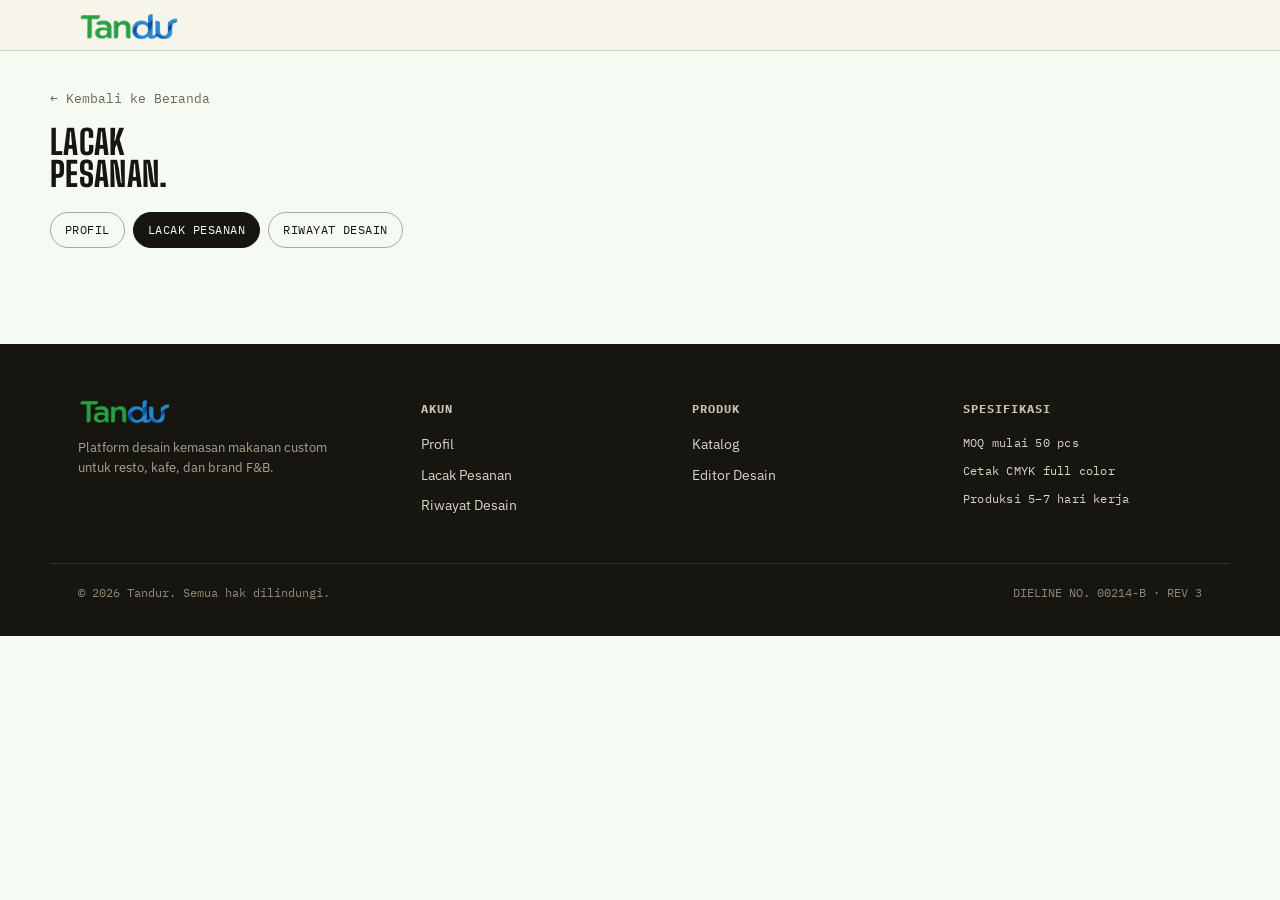
<file: lacak-pesanan.html>
<!DOCTYPE html>
<html lang="id">
<head>
<meta charset="UTF-8">
<meta name="viewport" content="width=device-width, initial-scale=1.0">
<title>Lacak Pesanan — Tandur</title>
<link rel="preconnect" href="https://fonts.googleapis.com">
<link href="https://fonts.googleapis.com/css2?family=Big+Shoulders+Display:wght@600;700;800;900&family=IBM+Plex+Sans:wght@400;500;600;700&family=IBM+Plex+Mono:wght@400;500;600&display=swap" rel="stylesheet">
<link rel="stylesheet" href="style.css">
<style>
  .acc-top{ padding:34px 0 0; }
  .acc-back{ display:inline-flex; align-items:center; gap:6px; font-size:12.5px; font-family:'IBM Plex Mono',monospace; text-decoration:none; color:#6b6656; margin-bottom:18px; }
  .acc-back:hover{ color:var(--ink); }
  .acc-head{ display:flex; align-items:flex-end; justify-content:space-between; gap:20px; margin-bottom:22px; flex-wrap:wrap; }
  .acc-head h1{ font-size:34px; }
  .acc-tabs{ display:flex; gap:8px; margin-bottom:26px; flex-wrap:wrap; }
  .acc-tab{ font-family:'IBM Plex Mono',monospace; font-size:12px; text-transform:uppercase; letter-spacing:.04em; text-decoration:none; color:var(--ink); padding:8px 14px; border:1px solid var(--line-strong); border-radius:20px; }
  .acc-tab.active{ background:var(--ink); color:var(--paper); border-color:var(--ink); }
  .acc-body{ padding-bottom:70px; }
  .acc-empty{ background:#fff; border:1px dashed var(--line-strong); border-radius:8px; padding:44px 28px; text-align:center; max-width:480px; }
  .acc-empty p{ color:#6b6656; font-size:14px; margin:8px 0 18px; }

  .status-pill{ display:inline-flex; align-items:center; gap:5px; padding:3px 10px; border-radius:20px; font-size:11px; font-weight:700; font-family:'IBM Plex Mono',monospace; text-transform:uppercase; letter-spacing:.03em; white-space:nowrap; }
  .status-pill.draft{ background:rgba(23,21,16,0.08); color:#6b6656; }
  .status-pill.awaiting_proof{ background:rgba(245,197,24,0.18); color:#8A6D06; }
  .status-pill.proof_review{ background:rgba(35,139,210,0.14); color:#1B63AE; }
  .status-pill.in_production{ background:rgba(236,30,121,0.12); color:#B5165F; }
  .status-pill.shipped{ background:rgba(35,139,210,0.14); color:#1B63AE; }
  .status-pill.completed{ background:rgba(46,139,79,0.12); color:#2E8B4F; }
  .status-pill.cancelled{ background:rgba(194,59,59,0.12); color:#C23B3B; }

  .order-list{ display:flex; flex-direction:column; gap:12px; max-width:760px; }
  .order-card{ background:#fff; border:1px solid var(--line); border-radius:8px; padding:18px 20px; cursor:pointer; }
  .order-card-top{ display:flex; align-items:center; justify-content:space-between; gap:12px; flex-wrap:wrap; }
  .order-no{ font-family:'IBM Plex Mono',monospace; font-size:12px; color:#8f8a78; margin-bottom:3px; }
  .order-title{ font-weight:700; font-size:15px; }
  .order-meta{ font-size:12.5px; color:#6b6656; margin-top:4px; }
  .order-price{ font-family:'IBM Plex Mono',monospace; font-size:14px; color:var(--kraft-dark); font-weight:600; }
  .order-detail{ display:none; margin-top:16px; padding-top:14px; border-top:1px dashed var(--line); font-size:13px; }
  .order-card.open .order-detail{ display:block; }
  .order-detail .row{ display:flex; justify-content:space-between; padding:5px 0; }
  .order-detail .row span:first-child{ color:#8f8a78; }
  .proof-row{ display:flex; align-items:center; justify-content:space-between; gap:10px; padding:8px 0; border-bottom:1px dashed var(--line); font-size:12.5px; }
  .proof-row:last-child{ border-bottom:none; }
  .proof-status{ font-family:'IBM Plex Mono',monospace; font-size:10.5px; text-transform:uppercase; padding:2px 8px; border-radius:20px; }
  .proof-status.pending{ background:rgba(245,197,24,0.18); color:#8A6D06; }
  .proof-status.approved{ background:rgba(46,139,79,0.12); color:#2E8B4F; }
  .proof-status.revision_requested{ background:rgba(35,139,210,0.14); color:#1B63AE; }
  .proof-status.rejected{ background:rgba(194,59,59,0.12); color:#C23B3B; }
  .chev-toggle{ transition:transform .15s; flex:none; }
  .order-card.open .chev-toggle{ transform:rotate(180deg); }

  .track-wrap{ margin-top:14px; padding-top:14px; border-top:1px dashed var(--line); }
  .track-title{ font-family:'IBM Plex Mono',monospace; font-size:10.5px; text-transform:uppercase; letter-spacing:.04em; color:#8f8a78; margin-bottom:10px; }
  .track-now{ display:flex; align-items:center; gap:8px; background:rgba(35,139,210,0.08); border:1px solid rgba(35,139,210,0.25); border-radius:6px; padding:9px 12px; margin-bottom:14px; font-size:12.5px; }
  .track-now.done{ background:rgba(46,139,79,0.08); border-color:rgba(46,139,79,0.25); }
  .track-now b{ font-weight:700; }
  .track-now .dot{ width:7px; height:7px; border-radius:50%; background:#1B63AE; flex:none; animation:trackpulse 1.6s ease-in-out infinite; }
  .track-now.done .dot{ background:#2E8B4F; animation:none; }
  @keyframes trackpulse{ 0%,100%{ opacity:1; } 50%{ opacity:.35; } }
  .track-list{ list-style:none; margin:0; padding:0; }
  .track-item{ position:relative; padding:0 0 16px 22px; }
  .track-item:last-child{ padding-bottom:0; }
  .track-item::before{ content:''; position:absolute; left:4px; top:3px; width:9px; height:9px; border-radius:50%; background:var(--paper); border:2px solid #c9c3ae; }
  .track-item::after{ content:''; position:absolute; left:8px; top:14px; width:1px; bottom:-2px; background:var(--line-strong); }
  .track-item:last-child::after{ display:none; }
  .track-item.done::before{ border-color:#2E8B4F; background:#2E8B4F; }
  .track-item.current::before{ border-color:#1B63AE; background:#1B63AE; }
  .track-city{ font-weight:700; font-size:12.5px; }
  .track-label{ font-size:12px; color:#6b6656; margin-top:1px; }
  .track-time{ font-family:'IBM Plex Mono',monospace; font-size:10.5px; color:#8f8a78; margin-top:3px; }
  .proof-note{ color:#8f8a78; font-size:12.5px; }
</style>
</head>
<body>

<header>
  <div class="nav-top wrap" style="justify-content:space-between;">
    <a href="index.html" class="logo" style="text-decoration:none;"><img src="assets/logo/tandur.png" alt="Tandur"></a>
    <div id="acEmailWrap" class="regbar mono" style="font-size:12.5px;"></div>
  </div>
</header>

<section class="acc-top wrap">
  <a href="index.html" class="acc-back">← Kembali ke Beranda</a>
  <div class="acc-head">
    <h1>Lacak<br>Pesanan.</h1>
  </div>
  <div class="acc-tabs">
    <a href="profil.html" class="acc-tab">Profil</a>
    <a href="lacak-pesanan.html" class="acc-tab active">Lacak Pesanan</a>
    <a href="riwayat-desain.html" class="acc-tab">Riwayat Desain</a>
  </div>
</section>

<section class="acc-body wrap">
  <div id="loggedOutState" class="acc-empty" style="display:none;">
    <p>Kamu perlu masuk dulu untuk melihat pesananmu.</p>
    <a href="index.html" class="btn btn-solid">Ke Beranda untuk Masuk</a>
  </div>

  <div id="emptyOrders" class="acc-empty" style="display:none;">
    <p>Belum ada pesanan. Yuk mulai desain kemasanmu sendiri.</p>
    <a href="editor.html" class="btn btn-solid">Buka Editor Desain</a>
  </div>

  <div id="orderList" class="order-list"></div>
</section>

<footer>
  <div class="wrap">
    <div>
      <div class="logo" style="margin-bottom:14px;"><img src="assets/logo/tandur.png" alt="Tandur" style="height:24px;"></div>
      <p style="font-size:13px; color:#a8a390; max-width:32ch;">Platform desain kemasan makanan custom untuk resto, kafe, dan brand F&amp;B.</p>
    </div>
    <div><h4>Akun</h4><ul><li><a href="profil.html">Profil</a></li><li><a href="lacak-pesanan.html">Lacak Pesanan</a></li><li><a href="riwayat-desain.html">Riwayat Desain</a></li></ul></div>
    <div><h4>Produk</h4><ul><li><a href="index.html#katalog">Katalog</a></li><li><a href="editor.html">Editor Desain</a></li></ul></div>
    <div><h4>Spesifikasi</h4><ul class="mono" style="font-size:12px;"><li>MOQ mulai 50 pcs</li><li>Cetak CMYK full color</li><li>Produksi 5–7 hari kerja</li></ul></div>
  </div>
  <div class="wrap foot-bottom"><span>© 2026 Tandur. Semua hak dilindungi.</span><span>DIELINE NO. 00214-B · REV 3</span></div>
</footer>

<script type="module">
import { supabase, getCurrentUser, signOut, getOrders, getOrderProofs } from './supabase-client.js';

const rupiah = (n) => 'Rp' + Math.round(n).toLocaleString('id-ID');
const tanggal = (iso) => new Date(iso).toLocaleDateString('id-ID', { day:'numeric', month:'short', year:'numeric' });
const waktu = (iso) => new Date(iso).toLocaleString('id-ID', { day:'numeric', month:'short', year:'numeric', hour:'2-digit', minute:'2-digit' });

const STATUS_LABEL = {
  draft: 'Draft', awaiting_proof: 'Menunggu Proof', proof_review: 'Proof Direview',
  in_production: 'Diproduksi', shipped: 'Dikirim', completed: 'Selesai', cancelled: 'Dibatalkan'
};
const PROOF_STATUS_LABEL = {
  pending: 'Menunggu Review', approved: 'Disetujui', revision_requested: 'Revisi Diminta', rejected: 'Ditolak'
};

// =====================================================================
// Simulasi progres status & pelacakan pengiriman (DUMMY).
//
// Kenapa perlu ini: order baru selalu dibuat dengan status
// 'awaiting_proof' (lihat checkoutCart di supabase-client.js), tapi
// belum ada alur admin di project ini yang pernah meng-update status
// order atau mengisi order_proofs — jadi tanpa simulasi ini, order akan
// SELAMANYA menampilkan "Menunggu Proof", persis keluhan yang diperbaiki
// di sini. Untuk sementara (sampai ada panel admin proof/status
// sungguhan), status & lokasi pengiriman diturunkan dari selisih waktu
// sejak order dibuat — murni untuk tampilan, tidak menulis apa pun ke DB.
//
// Jeda dibuat dalam hitungan MENIT (bukan hari) supaya kelihatan
// bergerak langsung setelah checkout, dan halaman ini auto-refresh
// tampilannya tiap beberapa detik (lihat setInterval di bawah) — jadi
// order tidak akan pernah lagi terlihat macet di "Menunggu Proof".
// =====================================================================
const STATUS_ORDER = ['draft','awaiting_proof','proof_review','in_production','shipped','completed'];
const TRANSIT_HUBS = ['Surabaya','Semarang','Jakarta','Bandung','Yogyakarta','Malang','Denpasar'];

// Ambang waktu (menit sejak order dibuat) tiap tahap.
const STAGE_AT_MIN = { proof_review: 0.5, in_production: 2, shipped: 6, completed: 15 };

function minutesSince(iso){
  return (Date.now() - new Date(iso).getTime()) / 60000;
}

// Status final (cancelled) atau yang memang belum di-checkout (draft)
// tidak disimulasikan — sisanya "berjalan maju" mengikuti umur order,
// tapi tidak pernah mundur dari status asli yang tersimpan di DB (kalau
// suatu saat memang ada admin yang set status manual, itu tetap dihormati
// selama tidak lebih "mundur" dari hasil simulasi).
function getEffectiveStatus(order){
  if(order.status === 'cancelled' || order.status === 'draft') return order.status;
  const m = minutesSince(order.created_at);
  let simulated = 'awaiting_proof';
  if(m >= STAGE_AT_MIN.completed) simulated = 'completed';
  else if(m >= STAGE_AT_MIN.shipped) simulated = 'shipped';
  else if(m >= STAGE_AT_MIN.in_production) simulated = 'in_production';
  else if(m >= STAGE_AT_MIN.proof_review) simulated = 'proof_review';
  const realIdx = STATUS_ORDER.indexOf(order.status);
  const simIdx = STATUS_ORDER.indexOf(simulated);
  return STATUS_ORDER[Math.max(realIdx, simIdx)];
}

function hashStr(s){
  let h = 0;
  for(let i=0; i<s.length; i++){ h = (h * 31 + s.charCodeAt(i)) >>> 0; }
  return h;
}

// Bangun daftar checkpoint kota untuk order yang sudah 'shipped'/'completed'.
// Kota tujuan diambil dari shipping_address; kota transit dipilih dummy
// (tapi konsisten per order, lewat hash id) dari daftar kota hub.
function buildTracking(order, effectiveStatus){
  const destCity = order.shipping_address?.city || 'Kota Tujuan';
  const h = hashStr(order.id || order.order_no || '');
  let hub = TRANSIT_HUBS[h % TRANSIT_HUBS.length];
  if(hub.toLowerCase() === destCity.toLowerCase()) hub = TRANSIT_HUBS[(h+1) % TRANSIT_HUBS.length];

  const created = new Date(order.created_at).getTime();
  const t0 = new Date(created + STAGE_AT_MIN.shipped * 60000);
  const t1 = new Date(created + (STAGE_AT_MIN.shipped + 3) * 60000);
  const t2 = new Date(created + (STAGE_AT_MIN.shipped + 6) * 60000);

  const m = minutesSince(order.created_at);
  const isDone = effectiveStatus === 'completed';
  let currentIdx;
  if(isDone) currentIdx = 2;
  else if(m >= STAGE_AT_MIN.shipped + 6) currentIdx = 2;
  else if(m >= STAGE_AT_MIN.shipped + 3) currentIdx = 1;
  else currentIdx = 0;

  const steps = [
    { city: 'Sidoarjo', label: 'Paket dikemas & diserahkan ke kurir dari gudang produksi Tandur', time: t0 },
    { city: hub, label: 'Transit di gudang sortir', time: t1 },
    { city: destCity, label: isDone ? 'Paket diterima' : 'Tiba di kota tujuan, diantar kurir lokal', time: t2 }
  ];

  return steps.map((s, i) => ({
    ...s,
    state: isDone ? 'done' : (i < currentIdx ? 'done' : (i === currentIdx ? 'current' : 'upcoming'))
  }));
}

function renderTracking(order, effectiveStatus){
  const steps = buildTracking(order, effectiveStatus);
  const current = steps.find(s => s.state === 'current') || steps[steps.length - 1];
  const isDone = effectiveStatus === 'completed';
  const bannerHtml = `
    <div class="track-now ${isDone ? 'done' : ''}">
      <span class="dot"></span>
      <span>${isDone ? `Paket sudah <b>diterima</b> di ${current.city}` : `Posisi saat ini: <b>${current.city}</b>`}</span>
    </div>`;
  const listHtml = `<ul class="track-list">` + steps.filter(s => s.state !== 'upcoming').map(s => `
    <li class="track-item ${s.state}">
      <div class="track-city">${s.city}</div>
      <div class="track-label">${s.label}</div>
      <div class="track-time">${waktu(s.time)}</div>
    </li>
  `).join('') + `</ul>`;
  return `<div class="track-wrap"><div class="track-title">Lacak Pengiriman</div>${bannerHtml}${listHtml}</div>`;
}

// Fallback dummy untuk riwayat proof kalau order_proofs kosong di DB
// (belum ada alur admin yang mengisinya), supaya tampilan mengikuti
// status simulasi di atas alih-alih diam di "belum ada proof".
function dummyProofs(order, effectiveStatus){
  const stageIdx = STATUS_ORDER.indexOf(effectiveStatus);
  if(stageIdx < 2) return [];
  const created = new Date(order.created_at).getTime();
  return [{
    id: 'dummy-1', version: 1,
    status: stageIdx === 2 ? 'pending' : 'approved',
    revision_notes: null,
    created_at: new Date(created + STAGE_AT_MIN.proof_review * 60000).toISOString()
  }];
}

function renderProofSection(order, effectiveStatus, realProofs){
  const proofs = (realProofs && realProofs.length > 0) ? realProofs : dummyProofs(order, effectiveStatus);
  if(proofs.length === 0){
    const waitingNote = effectiveStatus === 'draft'
      ? 'Order belum di-checkout.'
      : 'Tim desain sedang menyiapkan proof — akan muncul di sini begitu siap direview.';
    return `<div class="proof-note">${waitingNote}</div>`;
  }
  return `<div style="font-family:'IBM Plex Mono',monospace; font-size:10.5px; text-transform:uppercase; color:#8f8a78; margin-bottom:6px;">Riwayat Proof</div>` +
    proofs.map(p => `
      <div class="proof-row">
        <span>Versi ${p.version} · ${waktu(p.created_at)}${p.revision_notes ? ' — ' + p.revision_notes : ''}</span>
        <span class="proof-status ${p.status}">${PROOF_STATUS_LABEL[p.status] || p.status}</span>
      </div>
    `).join('');
}

async function init(){
  const user = await getCurrentUser();
  const emailWrap = document.getElementById('acEmailWrap');

  if(!user){
    document.getElementById('loggedOutState').style.display = 'block';
    emailWrap.innerHTML = '<a href="index.html" style="text-decoration:none;">Masuk →</a>';
    return;
  }

  emailWrap.innerHTML = `<span>${user.email}</span> &nbsp;·&nbsp; <a href="#" id="acSignOut" style="text-decoration:none;">Keluar</a>`;
  document.getElementById('acSignOut').addEventListener('click', async (e)=>{
    e.preventDefault();
    await signOut();
    window.location.href = 'index.html';
  });

  const orders = await getOrders();
  const listEl = document.getElementById('orderList');

  if(orders.length === 0){
    document.getElementById('emptyOrders').style.display = 'block';
    return;
  }

  // Ambil semua riwayat proof sekaligus di awal (bukan lazy-load per klik
  // seperti sebelumnya) supaya render ulang berkala di bawah tidak perlu
  // menunggu network lagi tiap kali status disimulasikan maju.
  const proofsMap = {};
  await Promise.all(orders.map(async o => {
    proofsMap[o.id] = await getOrderProofs(o.id);
  }));

  const openIds = new Set();

  function renderList(){
    listEl.innerHTML = orders.map(o => {
      const eff = getEffectiveStatus(o);
      const isOpen = openIds.has(o.id);
      return `
      <div class="order-card${isOpen ? ' open' : ''}" data-id="${o.id}">
        <div class="order-card-top">
          <div>
            <div class="order-no">${o.order_no}</div>
            <div class="order-title">${o.product_types?.name || 'Produk'} · ${o.size_code} · ${o.quantity} pcs</div>
            <div class="order-meta">Dipesan ${tanggal(o.created_at)}</div>
          </div>
          <div style="display:flex; align-items:center; gap:12px;">
            <span class="order-price">${rupiah(o.total_price)}</span>
            <span class="status-pill ${eff}">${STATUS_LABEL[eff] || eff}</span>
            <svg class="chev-toggle" width="16" height="16" viewBox="0 0 24 24" fill="none" stroke="currentColor" stroke-width="2.4" stroke-linecap="round" stroke-linejoin="round"><polyline points="6 9 12 15 18 9"></polyline></svg>
          </div>
        </div>
        <div class="order-detail" id="detail-${o.id}">
          <div class="row"><span>Ukuran</span><span>${o.size_code}${o.custom_dimensions ? ' (custom: ' + o.custom_dimensions.w + '×' + o.custom_dimensions.d + '×' + o.custom_dimensions.h + ' cm)' : ''}</span></div>
          <div class="row"><span>Jumlah</span><span>${o.quantity} pcs</span></div>
          <div class="row"><span>Harga satuan</span><span>${rupiah(o.unit_price)}</span></div>
          ${o.notes ? `<div class="row"><span>Catatan</span><span>${o.notes}</span></div>` : ''}
          <div style="margin-top:12px;">${renderProofSection(o, eff, proofsMap[o.id])}</div>
          ${(eff === 'shipped' || eff === 'completed') ? renderTracking(o, eff) : ''}
        </div>
      </div>
    `;
    }).join('');
  }

  // Event delegation: satu listener untuk semua kartu, tetap berfungsi
  // setelah listEl.innerHTML diganti ulang oleh renderList().
  listEl.addEventListener('click', (e) => {
    const card = e.target.closest('.order-card');
    if(!card) return;
    const id = card.dataset.id;
    if(openIds.has(id)) openIds.delete(id); else openIds.add(id);
    card.classList.toggle('open');
  });

  renderList();
  // Refresh tampilan tiap 5 detik supaya status & lokasi pengiriman
  // simulasi terlihat bergerak maju tanpa perlu reload manual.
  setInterval(renderList, 5000);
}

supabase.auth.onAuthStateChange(()=> init());
init();
</script>

</body>
</html>
</file>
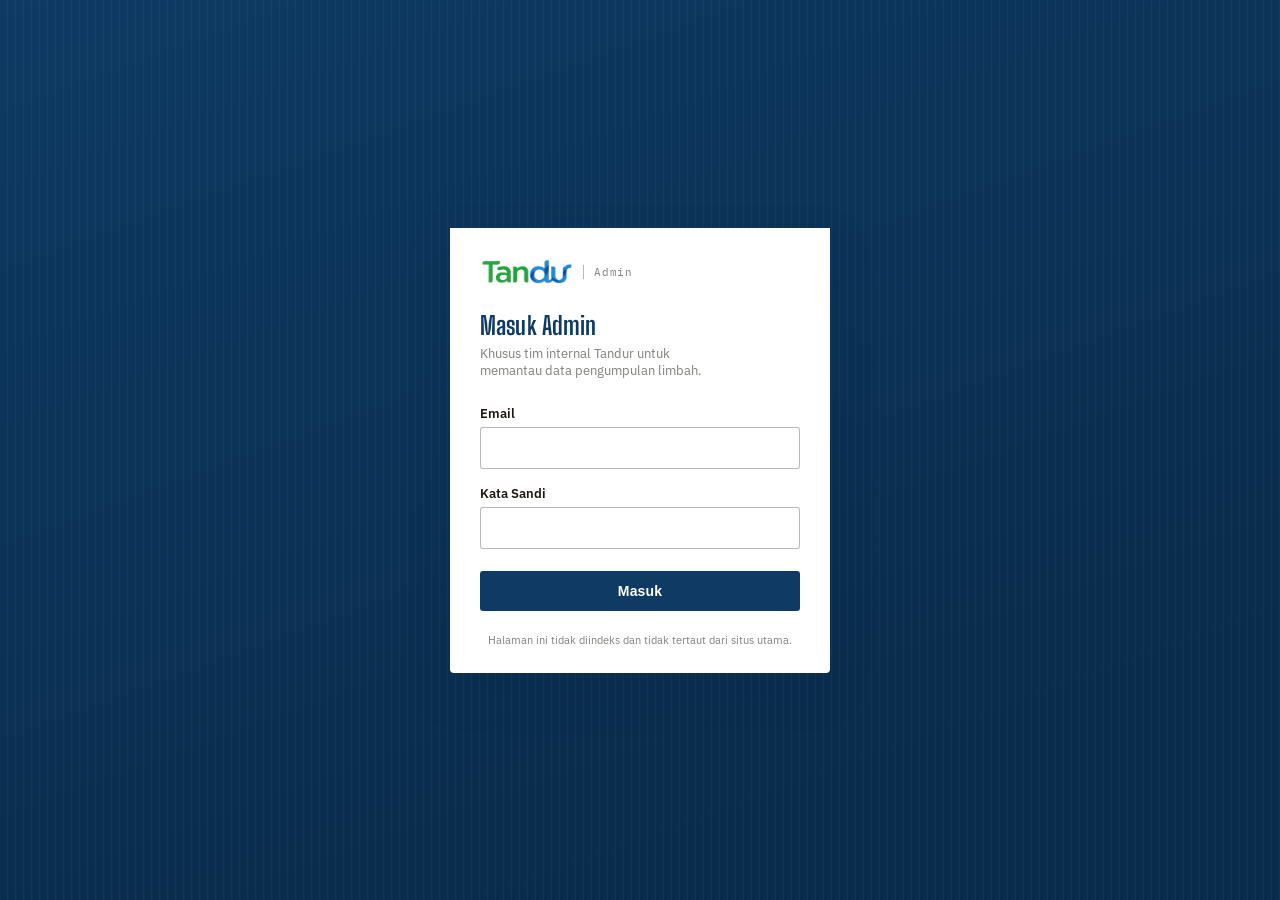
<file: login.html>
<!DOCTYPE html>
<html lang="id">
<head>
<meta charset="UTF-8">
<meta name="viewport" content="width=device-width, initial-scale=1.0">
<meta name="robots" content="noindex, nofollow">
<title>Masuk Admin — Tandur</title>
<link rel="preconnect" href="https://fonts.googleapis.com">
<link href="https://fonts.googleapis.com/css2?family=Big+Shoulders+Display:wght@700;800&family=IBM+Plex+Sans:wght@400;500;600;700&family=IBM+Plex+Mono:wght@400;500&display=swap" rel="stylesheet">
<style>
  :root{
    --paper:#F6F3E9; --card:#FFFFFF; --ink:#1B1710; --navy:#0E3A63; --navy-deep:#0A2C4C;
    --kraft:#2E9C4B; --soil:#B8791F;
    --line: rgba(27,23,16,0.15); --line-strong: rgba(27,23,16,0.3); --muted: rgba(27,23,16,0.55);
  }
  *{ box-sizing:border-box; margin:0; padding:0; }
  body{
    min-height:100vh; display:flex; align-items:center; justify-content:center;
    background:
      repeating-linear-gradient(90deg, transparent, transparent 7px, rgba(246,243,233,0.04) 7px, rgba(246,243,233,0.04) 8px),
      linear-gradient(160deg, var(--navy), var(--navy-deep) 80%);
    color:var(--ink); font-family:'IBM Plex Sans', sans-serif;
    padding:24px;
  }
  :focus-visible{ outline:2px solid var(--kraft); outline-offset:2px; }
  .card{
    width:100%; max-width:380px; background:var(--card); border-radius:4px;
    padding:32px 30px 26px; position:relative;
    box-shadow:0 18px 40px rgba(10,44,76,0.28);
  }
  .card::before{
    content:""; position:absolute; top:0; left:0; right:0; height:4px;
    background-image: radial-gradient(circle, var(--paper) 2.4px, transparent 2.5px);
    background-size: 13px 13px; background-position: 7px 0;
    background-color: var(--card);
  }
  .brand{ display:flex; align-items:center; gap:10px; margin-bottom:26px; }
  .brand img{ height:24px; width:auto; }
  .brand .tag{
    font-family:'IBM Plex Mono',monospace; font-size:10.5px; letter-spacing:0.08em;
    color:var(--muted); border-left:1px solid var(--line-strong); padding-left:10px;
  }
  h1{ font-family:'Big Shoulders Display', sans-serif; font-size:25px; letter-spacing:0.005em; margin-bottom:5px; color:var(--navy); }
  .sub{ font-size:13px; color:var(--muted); margin-bottom:26px; max-width:30ch; }
  label{ display:block; font-size:12.5px; font-weight:600; margin-bottom:6px; color:var(--ink); }
  .field{ margin-bottom:16px; }
  input{
    width:100%; padding:11px 13px; border:1px solid var(--line-strong); border-radius:3px;
    font-family:'IBM Plex Sans',sans-serif; font-size:14px; background:#fff; color:var(--ink);
  }
  input:focus{ outline:2px solid var(--kraft); outline-offset:1px; border-color:var(--kraft); }
  .btn{
    width:100%; padding:12px; border:none; border-radius:3px; background:var(--navy); color:#fff;
    font-size:14px; font-weight:700; cursor:pointer; margin-top:6px; letter-spacing:0.01em;
  }
  .btn:hover{ background:var(--navy-deep); }
  .btn:disabled{ opacity:0.6; cursor:default; }
  .msg{ font-size:12.5px; padding:10px 12px; border-radius:3px; margin-bottom:16px; display:none; border-left:3px solid transparent; }
  .msg.show{ display:block; }
  .msg.err{ background:rgba(178,58,58,0.08); color:#9A2E2E; border-left-color:#B23A3A; }
  .msg.info{ background:rgba(14,58,99,0.07); color:var(--navy); border-left-color:var(--navy); }
  .foot-note{ font-size:11px; color:var(--muted); margin-top:22px; text-align:center; }
</style>
</head>
<body>
  <div class="card">
    <div class="brand">
      <img src="../assets/logo/tandur.png" alt="Tandur">
      <span class="tag">Admin</span>
    </div>
    <h1>Masuk Admin</h1>
    <p class="sub">Khusus tim internal Tandur untuk memantau data pengumpulan limbah.</p>

    <div class="msg" id="msgBox"></div>

    <form id="loginForm">
      <div class="field">
        <label for="email">Email</label>
        <input type="email" id="email" autocomplete="username" required>
      </div>
      <div class="field">
        <label for="password">Kata Sandi</label>
        <input type="password" id="password" autocomplete="current-password" required>
      </div>
      <button type="submit" class="btn" id="submitBtn">Masuk</button>
    </form>

    <p class="foot-note">Halaman ini tidak diindeks dan tidak tertaut dari situs utama.</p>
  </div>

<script type="module">
import { supabase } from '../supabase-client.js';

const msgBox = document.getElementById('msgBox');
const form = document.getElementById('loginForm');
const submitBtn = document.getElementById('submitBtn');

function showMsg(text, type){
  msgBox.textContent = text;
  msgBox.className = 'msg show ' + type;
}

// Kalau lewat query ?msg= (misalnya dilempar balik dari dashboard karena
// bukan admin), tampilkan pesannya di sini.
const params = new URLSearchParams(window.location.search);
if (params.get('msg')) showMsg(params.get('msg'), 'err');

// Kalau sudah ada sesi admin yang valid, langsung lompat ke dashboard —
// tidak perlu login ulang.
(async () => {
  const { data: { session } } = await supabase.auth.getSession();
  if (!session) return;
  const { data: profile } = await supabase
    .from('profiles').select('role').eq('id', session.user.id).single();
  if (profile?.role === 'ops_admin') window.location.href = 'dashboard.html';
})();

form.addEventListener('submit', async (e) => {
  e.preventDefault();
  submitBtn.disabled = true;
  submitBtn.textContent = 'Memeriksa…';

  const email = document.getElementById('email').value.trim();
  const password = document.getElementById('password').value;

  const { data, error } = await supabase.auth.signInWithPassword({ email, password });

  if (error || !data.session) {
    showMsg('Email atau kata sandi salah.', 'err');
    submitBtn.disabled = false;
    submitBtn.textContent = 'Masuk';
    return;
  }

  const { data: profile, error: profileErr } = await supabase
    .from('profiles').select('role').eq('id', data.session.user.id).single();

  if (profileErr || !profile || profile.role !== 'ops_admin') {
    await supabase.auth.signOut();
    showMsg('Akun ini tidak memiliki akses admin.', 'err');
    submitBtn.disabled = false;
    submitBtn.textContent = 'Masuk';
    return;
  }

  window.location.href = 'dashboard.html';
});
</script>
</body>
</html>
</file>
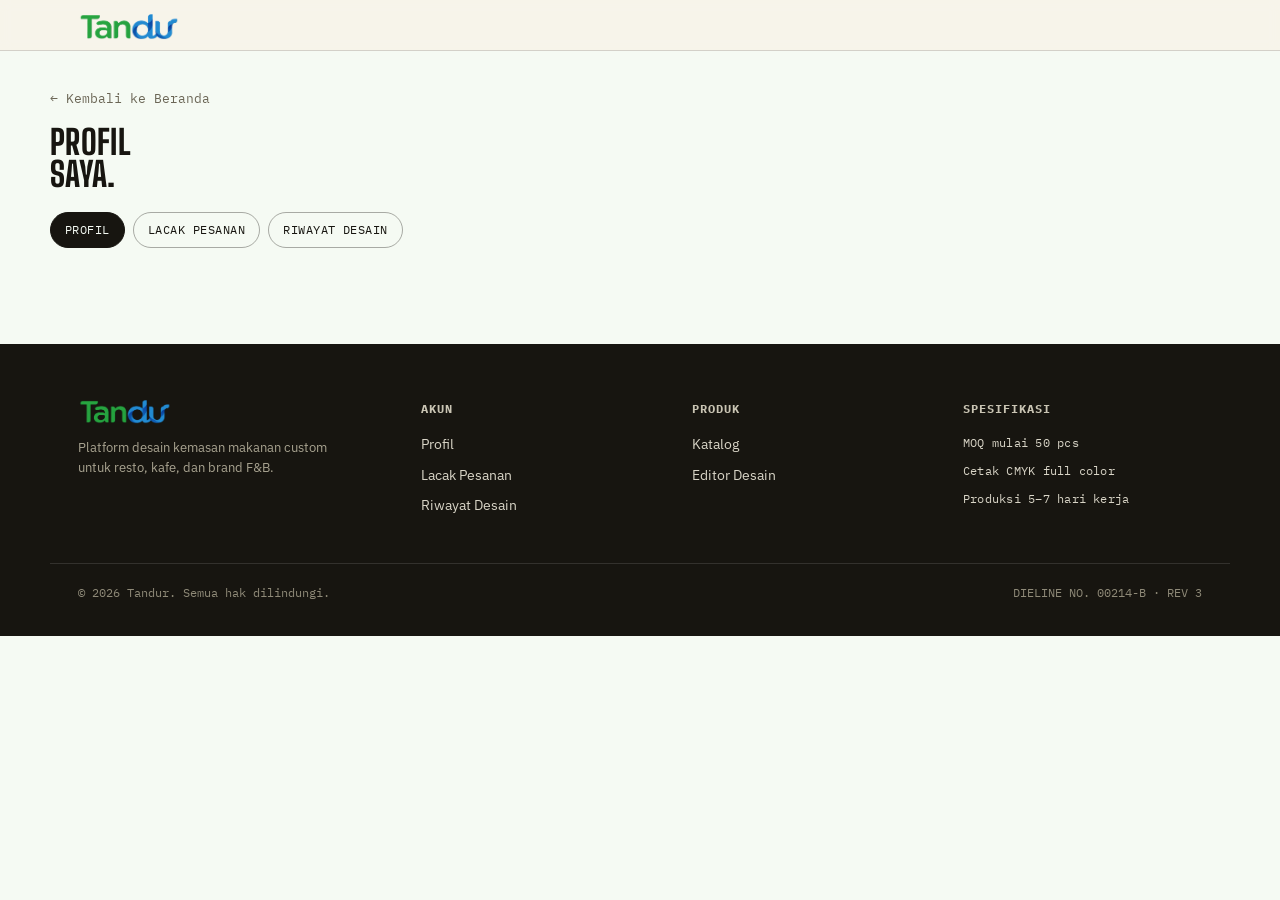
<file: profil.html>
<!DOCTYPE html>
<html lang="id">
<head>
<meta charset="UTF-8">
<meta name="viewport" content="width=device-width, initial-scale=1.0">
<title>Profil Saya — Tandur</title>
<link rel="preconnect" href="https://fonts.googleapis.com">
<link href="https://fonts.googleapis.com/css2?family=Big+Shoulders+Display:wght@600;700;800;900&family=IBM+Plex+Sans:wght@400;500;600;700&family=IBM+Plex+Mono:wght@400;500;600&display=swap" rel="stylesheet">
<link rel="stylesheet" href="style.css">
<style>
  /* ---- halaman akun (profil / pesanan / desain) — kartu di atas paper bg ---- */
  .acc-top{ padding:34px 0 0; }
  .acc-back{ display:inline-flex; align-items:center; gap:6px; font-size:12.5px; font-family:'IBM Plex Mono',monospace; text-decoration:none; color:#6b6656; margin-bottom:18px; }
  .acc-back:hover{ color:var(--ink); }
  .acc-head{ display:flex; align-items:flex-end; justify-content:space-between; gap:20px; margin-bottom:22px; flex-wrap:wrap; }
  .acc-head h1{ font-size:34px; }
  .acc-tabs{ display:flex; gap:8px; margin-bottom:26px; flex-wrap:wrap; }
  .acc-tab{ font-family:'IBM Plex Mono',monospace; font-size:12px; text-transform:uppercase; letter-spacing:.04em; text-decoration:none; color:var(--ink); padding:8px 14px; border:1px solid var(--line-strong); border-radius:20px; }
  .acc-tab.active{ background:var(--ink); color:var(--paper); border-color:var(--ink); }
  .acc-body{ padding-bottom:70px; }
  .acc-card{ background:#fff; border:1px solid var(--line); border-radius:8px; padding:28px; max-width:560px; }
  .acc-avatar{ width:56px; height:56px; border-radius:50%; background:var(--kraft); color:#fff; display:flex; align-items:center; justify-content:center; font-family:'Big Shoulders Display'; font-weight:800; font-size:22px; margin-bottom:16px; }
  .acc-field{ margin-bottom:16px; }
  .acc-field label{ display:block; font-size:11.5px; font-family:'IBM Plex Mono',monospace; text-transform:uppercase; letter-spacing:.05em; color:#6b6656; margin-bottom:6px; }
  .acc-field input{ width:100%; padding:11px 13px; border:1px solid var(--line-strong); border-radius:5px; font-family:'IBM Plex Sans',sans-serif; font-size:14px; color:var(--ink); background:var(--paper); }
  .acc-field input:disabled{ opacity:.6; }
  .acc-field .hint{ font-size:11.5px; color:#8f8a78; margin-top:5px; }
  .acc-role-badge{ display:inline-block; font-family:'IBM Plex Mono',monospace; font-size:11px; text-transform:uppercase; letter-spacing:.05em; padding:3px 10px; border-radius:20px; background:rgba(46,139,79,0.12); color:#2E8B4F; margin-bottom:20px; }
  .acc-save-row{ display:flex; align-items:center; gap:12px; margin-top:22px; }
  .acc-saved-msg{ font-size:12.5px; color:var(--kraft-dark); opacity:0; transition:opacity .2s; }
  .acc-saved-msg.show{ opacity:1; }
  .acc-empty{ background:#fff; border:1px dashed var(--line-strong); border-radius:8px; padding:44px 28px; text-align:center; max-width:480px; }
  .acc-empty p{ color:#6b6656; font-size:14px; margin:8px 0 18px; }
</style>
</head>
<body>

<header>
  <div class="nav-top wrap" style="justify-content:space-between;">
    <a href="index.html" class="logo" style="text-decoration:none;"><img src="assets/logo/tandur.png" alt="Tandur"></a>
    <div id="acEmailWrap" class="regbar mono" style="font-size:12.5px;"></div>
  </div>
</header>

<section class="acc-top wrap">
  <a href="index.html" class="acc-back">← Kembali ke Beranda</a>
  <div class="acc-head">
    <h1>Profil<br>Saya.</h1>
  </div>
  <div class="acc-tabs">
    <a href="profil.html" class="acc-tab active">Profil</a>
    <a href="lacak-pesanan.html" class="acc-tab">Lacak Pesanan</a>
    <a href="riwayat-desain.html" class="acc-tab">Riwayat Desain</a>
  </div>
</section>

<section class="acc-body wrap">
  <div id="loggedOutState" class="acc-empty" style="display:none;">
    <p>Kamu perlu masuk dulu untuk melihat profil.</p>
    <a href="index.html" class="btn btn-solid">Ke Beranda untuk Masuk</a>
  </div>

  <div id="profileCard" class="acc-card" style="display:none;">
    <div class="acc-avatar" id="acAvatarInitial">•</div>
    <span class="acc-role-badge" id="acRoleBadge">customer</span>
    <form id="profileForm">
      <div class="acc-field">
        <label>Email</label>
        <input type="text" id="fEmail" disabled>
      </div>
      <div class="acc-field">
        <label>Nama Lengkap</label>
        <input type="text" id="fFullName" placeholder="Nama kamu" autocomplete="name">
      </div>
      <div class="acc-field">
        <label>Nomor Telepon</label>
        <input type="text" id="fPhone" placeholder="08xxxxxxxxxx" autocomplete="tel">
      </div>
      <div class="acc-field">
        <label>Nama Perusahaan / Brand</label>
        <input type="text" id="fCompany" placeholder="Opsional — untuk resto/kafe/brand kamu">
        <div class="hint">Dipakai kalau kamu pesan atas nama bisnis, bukan perorangan.</div>
      </div>
      <div class="acc-save-row">
        <button type="submit" class="btn btn-solid" id="acSaveBtn">Simpan Perubahan</button>
        <span class="acc-saved-msg" id="acSavedMsg">Tersimpan.</span>
      </div>
    </form>
  </div>
</section>

<footer>
  <div class="wrap">
    <div>
      <div class="logo" style="margin-bottom:14px;"><img src="assets/logo/tandur.png" alt="Tandur" style="height:24px;"></div>
      <p style="font-size:13px; color:#a8a390; max-width:32ch;">Platform desain kemasan makanan custom untuk resto, kafe, dan brand F&amp;B.</p>
    </div>
    <div><h4>Akun</h4><ul><li><a href="profil.html">Profil</a></li><li><a href="lacak-pesanan.html">Lacak Pesanan</a></li><li><a href="riwayat-desain.html">Riwayat Desain</a></li></ul></div>
    <div><h4>Produk</h4><ul><li><a href="index.html#katalog">Katalog</a></li><li><a href="editor.html">Editor Desain</a></li></ul></div>
    <div><h4>Spesifikasi</h4><ul class="mono" style="font-size:12px;"><li>MOQ mulai 50 pcs</li><li>Cetak CMYK full color</li><li>Produksi 5–7 hari kerja</li></ul></div>
  </div>
  <div class="wrap foot-bottom"><span>© 2026 Tandur. Semua hak dilindungi.</span><span>DIELINE NO. 00214-B · REV 3</span></div>
</footer>

<script type="module">
import { supabase, getCurrentUser, signOut, getProfile, updateProfile } from './supabase-client.js';

async function init(){
  const user = await getCurrentUser();
  const emailWrap = document.getElementById('acEmailWrap');

  if(!user){
    document.getElementById('loggedOutState').style.display = 'block';
    document.getElementById('profileCard').style.display = 'none';
    emailWrap.innerHTML = '<a href="index.html" style="text-decoration:none;">Masuk →</a>';
    return;
  }

  emailWrap.innerHTML = `<span>${user.email}</span> &nbsp;·&nbsp; <a href="#" id="acSignOut" style="text-decoration:none;">Keluar</a>`;
  document.getElementById('acSignOut').addEventListener('click', async (e)=>{
    e.preventDefault();
    await signOut();
    window.location.href = 'index.html';
  });

  const profile = await getProfile();
  document.getElementById('loggedOutState').style.display = 'none';
  document.getElementById('profileCard').style.display = 'block';

  document.getElementById('fEmail').value = user.email || '';
  document.getElementById('fFullName').value = profile?.full_name || '';
  document.getElementById('fPhone').value = profile?.phone || '';
  document.getElementById('fCompany').value = profile?.company_name || '';
  document.getElementById('acRoleBadge').textContent = profile?.role || 'customer';

  const initial = (profile?.full_name || user.email || '?').trim().charAt(0).toUpperCase();
  document.getElementById('acAvatarInitial').textContent = initial;

  document.getElementById('profileForm').addEventListener('submit', async (e)=>{
    e.preventDefault();
    const btn = document.getElementById('acSaveBtn');
    btn.disabled = true;
    btn.textContent = 'Menyimpan…';
    const { error } = await updateProfile({
      fullName: document.getElementById('fFullName').value.trim() || null,
      phone: document.getElementById('fPhone').value.trim() || null,
      companyName: document.getElementById('fCompany').value.trim() || null,
    });
    btn.disabled = false;
    btn.textContent = 'Simpan Perubahan';
    if(error){
      alert('Gagal menyimpan: ' + error.message);
      return;
    }
    const initialNew = (document.getElementById('fFullName').value || user.email || '?').trim().charAt(0).toUpperCase();
    document.getElementById('acAvatarInitial').textContent = initialNew;
    const msg = document.getElementById('acSavedMsg');
    msg.classList.add('show');
    setTimeout(()=> msg.classList.remove('show'), 2200);
  });
}

supabase.auth.onAuthStateChange(()=> init());
init();
</script>

</body>
</html>
</file>
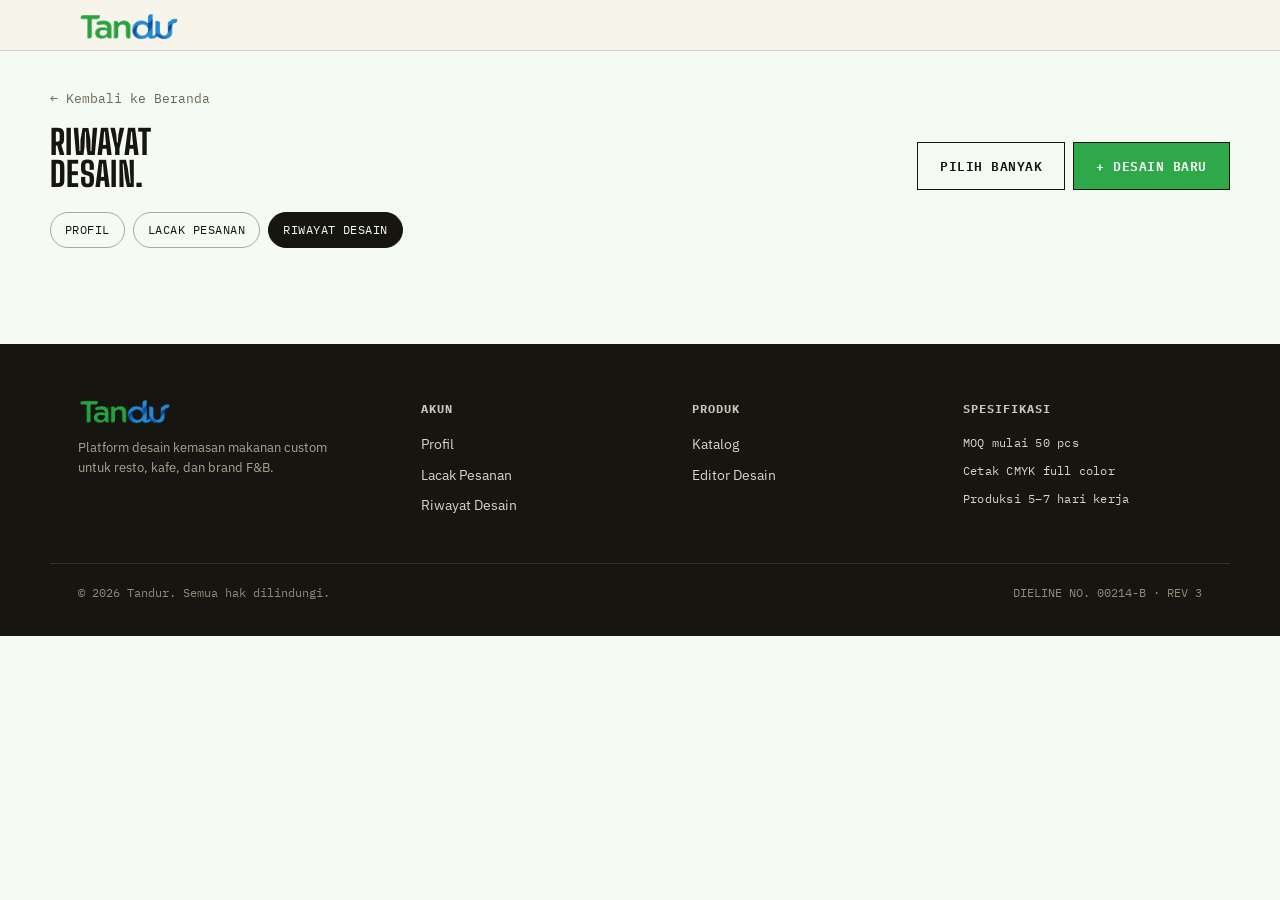
<file: riwayat-desain.html>
<!DOCTYPE html>
<html lang="id">
<head>
<meta charset="UTF-8">
<meta name="viewport" content="width=device-width, initial-scale=1.0">
<title>Riwayat Desain — Tandur</title>
<link rel="preconnect" href="https://fonts.googleapis.com">
<link href="https://fonts.googleapis.com/css2?family=Big+Shoulders+Display:wght@600;700;800;900&family=IBM+Plex+Sans:wght@400;500;600;700&family=IBM+Plex+Mono:wght@400;500;600&display=swap" rel="stylesheet">
<link rel="stylesheet" href="style.css">
<style>
  .acc-top{ padding:34px 0 0; }
  .acc-back{ display:inline-flex; align-items:center; gap:6px; font-size:12.5px; font-family:'IBM Plex Mono',monospace; text-decoration:none; color:#6b6656; margin-bottom:18px; }
  .acc-back:hover{ color:var(--ink); }
  .acc-head{ display:flex; align-items:flex-end; justify-content:space-between; gap:20px; margin-bottom:22px; flex-wrap:wrap; }
  .acc-head h1{ font-size:34px; }
  .acc-tabs{ display:flex; gap:8px; margin-bottom:26px; flex-wrap:wrap; }
  .acc-tab{ font-family:'IBM Plex Mono',monospace; font-size:12px; text-transform:uppercase; letter-spacing:.04em; text-decoration:none; color:var(--ink); padding:8px 14px; border:1px solid var(--line-strong); border-radius:20px; }
  .acc-tab.active{ background:var(--ink); color:var(--paper); border-color:var(--ink); }
  .acc-body{ padding-bottom:70px; }
  .acc-empty{ background:#fff; border:1px dashed var(--line-strong); border-radius:8px; padding:44px 28px; text-align:center; max-width:480px; }
  .acc-empty p{ color:#6b6656; font-size:14px; margin:8px 0 18px; }

  .design-grid{ display:grid; grid-template-columns:repeat(auto-fill, minmax(220px, 1fr)); gap:16px; }
  .design-card{ background:#fff; border:1px solid var(--line); border-radius:8px; overflow:hidden; }
  .design-thumb{ aspect-ratio:1/1; background:var(--paper-2); display:flex; align-items:center; justify-content:center; }
  .design-thumb img{ width:100%; height:100%; object-fit:cover; }
  .design-thumb svg{ width:44%; opacity:0.35; }
  .design-body{ padding:13px 14px; }
  .design-name{ font-weight:700; font-size:14px; margin-bottom:3px; }
  .design-meta{ font-size:11.5px; color:#8f8a78; margin-bottom:12px; }
  .design-actions{ display:flex; gap:8px; flex-wrap:wrap; }
  .design-actions .btn{ padding:8px 12px; font-size:11px; flex:1; justify-content:center; white-space:nowrap; }
  .design-actions .btn-del{ border-color:rgba(194,59,59,0.4); color:#C23B3B; }
  .design-actions .btn-del:hover{ background:#C23B3B; color:#fff; }
  .design-actions .btn-buy{ flex-basis:100%; }

  /* ---- mode pilih banyak (multi-select sebelum checkout) ---- */
  .design-card{ position:relative; }
  .design-check{ position:absolute; top:10px; left:10px; width:22px; height:22px; z-index:2; accent-color:var(--ink); cursor:pointer; display:none; }
  .select-mode .design-check{ display:block; }
  .select-mode .design-actions{ display:none; }
  .design-card.selected{ outline:2px solid var(--ink); outline-offset:-2px; }
  .acc-head-actions{ display:flex; gap:8px; flex-wrap:wrap; }
  .bulk-bar{ position:fixed; left:0; right:0; bottom:0; background:#fff; border-top:1px solid var(--line-strong); padding:14px 28px; display:flex; align-items:center; justify-content:space-between; gap:16px; flex-wrap:wrap; z-index:80; box-shadow:0 -6px 18px rgba(23,21,16,0.06); }
  .bulk-bar-count{ font-size:13px; font-weight:600; }
  .bulk-bar-actions{ display:flex; gap:10px; }
</style>
</head>
<body>

<header>
  <div class="nav-top wrap" style="justify-content:space-between;">
    <a href="index.html" class="logo" style="text-decoration:none;"><img src="assets/logo/tandur.png" alt="Tandur"></a>
    <div id="acEmailWrap" class="regbar mono" style="font-size:12.5px;"></div>
  </div>
</header>

<section class="acc-top wrap">
  <a href="index.html" class="acc-back">← Kembali ke Beranda</a>
  <div class="acc-head">
    <h1>Riwayat<br>Desain.</h1>
    <div class="acc-head-actions">
      <button type="button" id="toggleSelectBtn" class="btn">Pilih Banyak</button>
      <a href="editor.html" class="btn btn-accent">+ Desain Baru</a>
    </div>
  </div>
  <div class="acc-tabs">
    <a href="profil.html" class="acc-tab">Profil</a>
    <a href="lacak-pesanan.html" class="acc-tab">Lacak Pesanan</a>
    <a href="riwayat-desain.html" class="acc-tab active">Riwayat Desain</a>
  </div>
</section>

<section class="acc-body wrap">
  <div id="loggedOutState" class="acc-empty" style="display:none;">
    <p>Kamu perlu masuk dulu untuk melihat desain tersimpanmu.</p>
    <a href="index.html" class="btn btn-solid">Ke Beranda untuk Masuk</a>
  </div>

  <div id="emptyDesigns" class="acc-empty" style="display:none;">
    <p>Belum ada desain tersimpan.</p>
    <a href="editor.html" class="btn btn-solid">Buka Editor Desain</a>
  </div>

  <div id="designGrid" class="design-grid"></div>
</section>

<div id="bulkBar" class="bulk-bar" style="display:none;">
  <span class="bulk-bar-count" id="bulkBarCount">0 desain dipilih</span>
  <div class="bulk-bar-actions">
    <button type="button" id="bulkCancelBtn" class="btn">Batal</button>
    <button type="button" id="bulkBuyBtn" class="btn btn-solid" disabled>Beli Langsung →</button>
  </div>
</div>

<footer>
  <div class="wrap">
    <div>
      <div class="logo" style="margin-bottom:14px;"><img src="assets/logo/tandur.png" alt="Tandur" style="height:24px;"></div>
      <p style="font-size:13px; color:#a8a390; max-width:32ch;">Platform desain kemasan makanan custom untuk resto, kafe, dan brand F&amp;B.</p>
    </div>
    <div><h4>Akun</h4><ul><li><a href="profil.html">Profil</a></li><li><a href="lacak-pesanan.html">Lacak Pesanan</a></li><li><a href="riwayat-desain.html">Riwayat Desain</a></li></ul></div>
    <div><h4>Produk</h4><ul><li><a href="index.html#katalog">Katalog</a></li><li><a href="editor.html">Editor Desain</a></li></ul></div>
    <div><h4>Spesifikasi</h4><ul class="mono" style="font-size:12px;"><li>MOQ mulai 50 pcs</li><li>Cetak CMYK full color</li><li>Produksi 5–7 hari kerja</li></ul></div>
  </div>
  <div class="wrap foot-bottom"><span>© 2026 Tandur. Semua hak dilindungi.</span><span>DIELINE NO. 00214-B · REV 3</span></div>
</footer>

<script type="module">
import { supabase, getCurrentUser, signOut, getDesigns, deleteDesign, getDesignById, addToCart } from './supabase-client.js';

const tanggal = (iso) => new Date(iso).toLocaleDateString('id-ID', { day:'numeric', month:'short', year:'numeric' });
const MOQ_BY_SLUG = { box: 50 }; // default 100 untuk slug lain (burger/bakery/tray)

let selectMode = false;
const selectedIds = new Set();

const PLACEHOLDER_SVG = `<svg viewBox="0 0 120 100" fill="none" stroke="#171510" stroke-width="1.5"><rect x="10" y="55" width="100" height="30"/><g transform="rotate(-35 20 55)"><rect x="10" y="20" width="100" height="30"/></g></svg>`;

async function init(){
  const user = await getCurrentUser();
  const emailWrap = document.getElementById('acEmailWrap');

  if(!user){
    document.getElementById('loggedOutState').style.display = 'block';
    emailWrap.innerHTML = '<a href="index.html" style="text-decoration:none;">Masuk →</a>';
    return;
  }

  emailWrap.innerHTML = `<span>${user.email}</span> &nbsp;·&nbsp; <a href="#" id="acSignOut" style="text-decoration:none;">Keluar</a>`;
  document.getElementById('acSignOut').addEventListener('click', async (e)=>{
    e.preventDefault();
    await signOut();
    window.location.href = 'index.html';
  });

  await renderDesigns();
}

async function renderDesigns(){
  const designs = await getDesigns();
  const grid = document.getElementById('designGrid');

  if(designs.length === 0){
    document.getElementById('emptyDesigns').style.display = 'block';
    grid.innerHTML = '';
    return;
  }
  document.getElementById('emptyDesigns').style.display = 'none';

  grid.innerHTML = designs.map(d => `
    <div class="design-card" data-id="${d.id}">
      <input type="checkbox" class="design-check" data-check="${d.id}" aria-label="Pilih desain ini">
      <div class="design-thumb">
        ${d.thumbnail_url ? `<img src="${d.thumbnail_url}" alt="${d.name}">` : PLACEHOLDER_SVG}
      </div>
      <div class="design-body">
        <div class="design-name">${d.name}</div>
        <div class="design-meta">${d.product_types?.name || 'Produk'} · ${d.size_code} · diubah ${tanggal(d.updated_at)}</div>
        <div class="design-actions">
          <a class="btn" href="editor.html?design_id=${d.id}">Buka</a>
          <button class="btn btn-del" data-del="${d.id}">Hapus</button>
          <button class="btn btn-solid btn-buy" data-buy="${d.id}" data-slug="${d.product_types?.slug || ''}">Beli Langsung →</button>
        </div>
      </div>
    </div>
  `).join('');

  grid.querySelectorAll('[data-del]').forEach(btn => {
    btn.addEventListener('click', async () => {
      if(!confirm('Hapus desain ini? Tindakan ini tidak bisa dibatalkan.')) return;
      btn.disabled = true;
      btn.textContent = 'Menghapus…';
      const { error } = await deleteDesign(btn.dataset.del);
      if(error){
        alert('Gagal menghapus: ' + error.message);
        btn.disabled = false;
        btn.textContent = 'Hapus';
        return;
      }
      await renderDesigns();
    });
  });

  // "Beli Langsung" satuan: desain ini langsung ditambahkan ke keranjang
  // lewat parameter URL, lalu diarahkan ke halaman checkout — tanpa perlu
  // mampir ke editor atau keranjang dulu.
  grid.querySelectorAll('[data-buy]').forEach(btn => {
    btn.addEventListener('click', () => {
      const qty = MOQ_BY_SLUG[btn.dataset.slug] || 100;
      const params = new URLSearchParams({ design_id: btn.dataset.buy, qty });
      window.location.href = 'checkout.html?' + params.toString();
    });
  });

  // checkbox pilih-banyak per kartu
  grid.querySelectorAll('[data-check]').forEach(cb => {
    cb.checked = selectedIds.has(cb.dataset.check);
    cb.addEventListener('click', (e) => e.stopPropagation());
    cb.addEventListener('change', () => {
      const id = cb.dataset.check;
      if(cb.checked) selectedIds.add(id); else selectedIds.delete(id);
      cb.closest('.design-card').classList.toggle('selected', cb.checked);
      updateBulkBar();
    });
  });
}

/* ---- mode "Pilih Banyak": tampilkan checkbox di tiap kartu, sembunyikan
   tombol per-kartu, lalu munculkan bilah aksi di bawah supaya beberapa
   desain sekaligus bisa dibeli langsung sebelum masuk ke checkout. ---- */
const designGrid = document.getElementById('designGrid');
const bulkBar = document.getElementById('bulkBar');
const toggleSelectBtn = document.getElementById('toggleSelectBtn');
const bulkBuyBtn = document.getElementById('bulkBuyBtn');

function setSelectMode(on){
  selectMode = on;
  designGrid.classList.toggle('select-mode', selectMode);
  toggleSelectBtn.textContent = selectMode ? 'Batal Pilih' : 'Pilih Banyak';
  bulkBar.style.display = selectMode ? 'flex' : 'none';
  if(!selectMode){
    selectedIds.clear();
    designGrid.querySelectorAll('.design-check').forEach(cb => cb.checked = false);
    designGrid.querySelectorAll('.design-card.selected').forEach(card => card.classList.remove('selected'));
  }
  updateBulkBar();
}

function updateBulkBar(){
  const count = selectedIds.size;
  document.getElementById('bulkBarCount').textContent = count === 0 ? '0 desain dipilih' : `${count} desain dipilih`;
  bulkBuyBtn.disabled = count === 0;
}

toggleSelectBtn.addEventListener('click', () => setSelectMode(!selectMode));
document.getElementById('bulkCancelBtn').addEventListener('click', () => setSelectMode(false));

bulkBuyBtn.addEventListener('click', async () => {
  if(selectedIds.size === 0) return;
  bulkBuyBtn.disabled = true;
  bulkBuyBtn.classList.add('is-loading');

  const ids = Array.from(selectedIds);
  const designs = await Promise.all(ids.map(id => getDesignById(id)));

  for(const design of designs){
    if(!design) continue;
    const qty = MOQ_BY_SLUG[design.product_types?.slug] || 100;
    await addToCart({
      productTypeId: design.product_type_id,
      designId: design.id,
      sizeCode: design.size_code,
      customDimensions: design.custom_dimensions,
      quantity: qty
    });
  }

  window.location.href = 'checkout.html';
});

supabase.auth.onAuthStateChange(()=> init());
init();
</script>

</body>
</html>
</file>
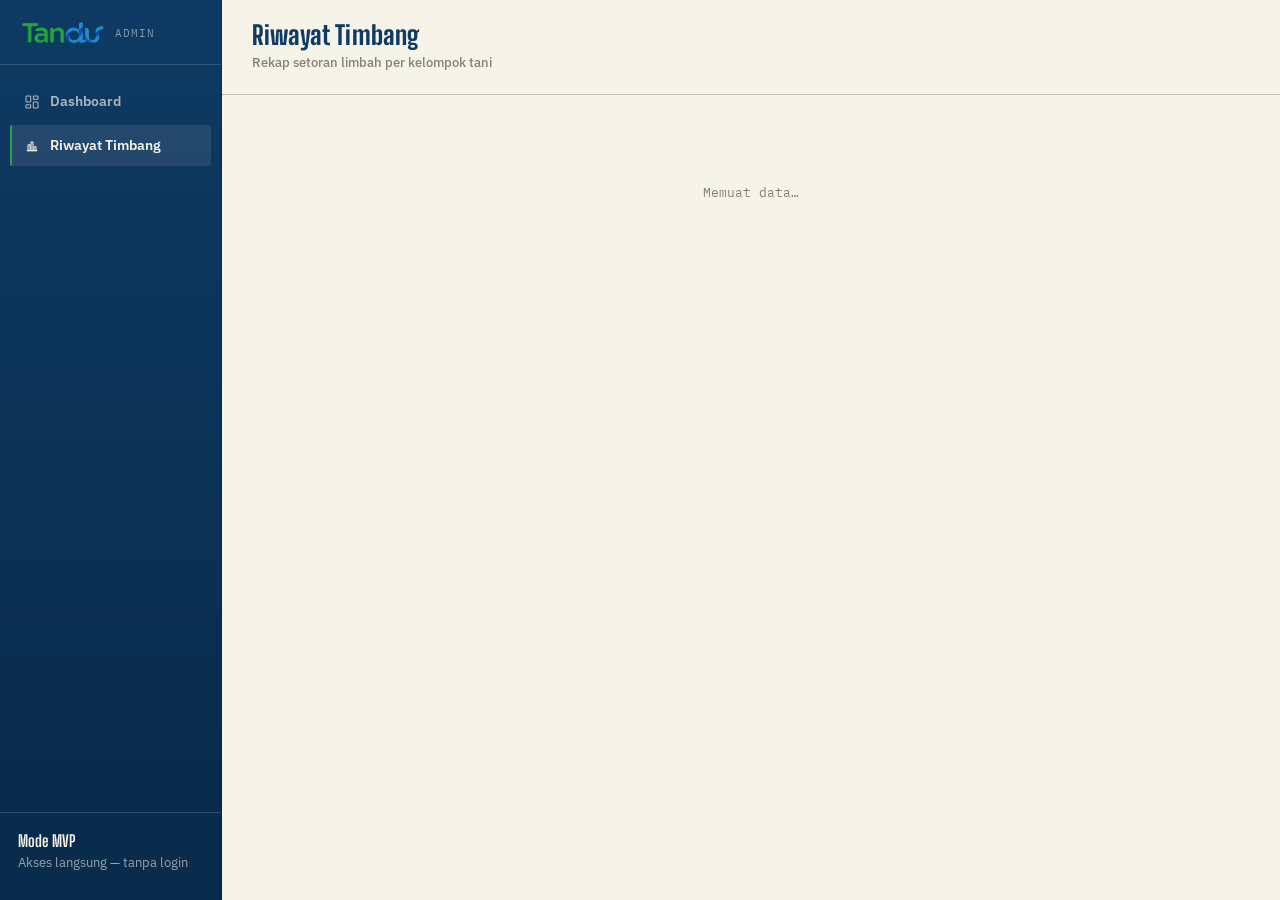
<file: riwayat-timbang.html>
<!DOCTYPE html>
<html lang="id">
<head>
<meta charset="UTF-8">
<meta name="viewport" content="width=device-width, initial-scale=1.0">
<meta name="robots" content="noindex, nofollow">
<title>Riwayat Timbang — Admin Tandur</title>
<link rel="preconnect" href="https://fonts.googleapis.com">
<link href="https://fonts.googleapis.com/css2?family=Big+Shoulders+Display:wght@700;800&family=IBM+Plex+Sans:wght@400;500;600;700&family=IBM+Plex+Mono:wght@400;500;600&display=swap" rel="stylesheet">
<link rel="stylesheet" href="admin.css">
<script src="vendor/chart.umd.js"></script>
</head>
<body>
<div class="admin-scrim" id="scrim"></div>
<div class="admin-shell">

  <aside class="admin-sidebar" id="sidebar">
    <div class="admin-logo">
      <img src="../assets/logo/tandur.png" alt="Tandur">
      <div><div class="lbl">Admin</div></div>
    </div>
    <nav class="admin-nav">
      <a href="dashboard.html">
        <svg viewBox="0 0 24 24"><rect x="3" y="3" width="7" height="9" rx="1"/><rect x="14" y="3" width="7" height="5" rx="1"/><rect x="14" y="12" width="7" height="9" rx="1"/><rect x="3" y="16" width="7" height="5" rx="1"/></svg>
        Dashboard
      </a>
      <a href="riwayat-timbang.html" class="active">
        <svg viewBox="0 0 24 24"><path d="M4 19h16"/><rect x="6" y="10" width="3" height="9" rx="0.5"/><rect x="10.5" y="6" width="3" height="13" rx="0.5"/><rect x="15" y="13" width="3" height="6" rx="0.5"/></svg>
        Riwayat Timbang
      </a>
    </nav>
    <div class="admin-side-foot">
      <div class="admin-user">
        <strong>Mode MVP</strong>
        <span>Akses langsung — tanpa login</span>
      </div>
    </div>
  </aside>

  <main class="admin-main">
    <div class="admin-topbar">
      <div style="display:flex; align-items:center; gap:12px;">
        <button class="admin-menu-btn" id="menuBtn" aria-label="Buka menu">
          <svg viewBox="0 0 24 24"><path d="M3 6h18M3 12h18M3 18h18" stroke-linecap="round"/></svg>
        </button>
        <div>
          <h1>Riwayat Timbang</h1>
          <div class="sub">Rekap setoran limbah per kelompok tani</div>
        </div>
      </div>
    </div>

    <div class="admin-content" id="content">
      <div class="admin-loading" id="loading">Memuat data…</div>
    </div>
  </main>

</div>

<script type="module">
import { getRiwayatTimbangGrouped } from './admin-data.js';

const content = document.getElementById('content');
const loading = document.getElementById('loading');

// ---------- sidebar toggle (mobile) ----------
const sidebar = document.getElementById('sidebar');
const scrim = document.getElementById('scrim');
document.getElementById('menuBtn').addEventListener('click', () => {
  sidebar.classList.add('open'); scrim.classList.add('open');
});
scrim.addEventListener('click', () => {
  sidebar.classList.remove('open'); scrim.classList.remove('open');
});

// ---------- akses langsung (MVP, tanpa login) ----------
let ALL_GROUPS = [];
init();

function fmtKg(n){
  return Number(n).toLocaleString('id-ID', { maximumFractionDigits: 1 });
}
function escapeHtml(s){
  return String(s ?? '').replace(/[&<>"']/g, c => ({'&':'&amp;','<':'&lt;','>':'&gt;','"':'&quot;',"'":'&#39;'}[c]));
}

async function init(){
  ALL_GROUPS = await getRiwayatTimbangGrouped();
  loading.remove();

  if (ALL_GROUPS.some(k => k.totalKg > 0)) {
    const chartPanel = document.createElement('div');
    chartPanel.className = 'panel';
    chartPanel.innerHTML = `
      <h2>Perbandingan Kelompok Tani</h2>
      <div class="ph-sub">Total limbah terkumpul, 8 kelompok teratas</div>
      <div class="chart-wrap chart-wrap-bar"><canvas id="kelompokChart"></canvas></div>
    `;
    content.appendChild(chartPanel);
    renderKelompokChart(ALL_GROUPS.slice(0, 8));
  }

  const toolbar = document.createElement('div');
  toolbar.className = 'rt-toolbar';
  toolbar.innerHTML = `
    <input type="text" id="searchInput" placeholder="Cari kelompok tani atau lokasi…">
    <span class="count" id="countLbl"></span>
  `;
  content.appendChild(toolbar);

  const list = document.createElement('div');
  list.id = 'groupList';
  content.appendChild(list);

  render(ALL_GROUPS);

  document.getElementById('searchInput').addEventListener('input', (e) => {
    const q = e.target.value.trim().toLowerCase();
    const filtered = !q ? ALL_GROUPS : ALL_GROUPS.filter(k =>
      k.nama.toLowerCase().includes(q) || (k.lokasi || '').toLowerCase().includes(q)
    );
    render(filtered);
  });
}

function render(groups){
  const list = document.getElementById('groupList');
  document.getElementById('countLbl').textContent = groups.length + ' kelompok tani';

  if (groups.length === 0) {
    list.innerHTML = `<div class="panel"><div class="empty-state">Belum ada kelompok tani yang cocok / tercatat.</div></div>`;
    return;
  }

  list.innerHTML = groups.map((k, idx) => `
    <div class="grp-card${idx === 0 ? ' open' : ''}" data-id="${k.id}">
      <div class="grp-head">
        <span class="rank">${String(idx + 1).padStart(2, '0')}</span>
        <svg class="chev" viewBox="0 0 24 24"><path d="M9 6l6 6-6 6" stroke-linecap="round" stroke-linejoin="round"/></svg>
        <div class="titles">
          <h3>${escapeHtml(k.nama)}</h3>
          <div class="loc">${escapeHtml(k.lokasi || 'Lokasi belum diisi')}</div>
        </div>
        <div class="meta">
          <div class="m"><div class="n">${k.jumlahPetani}</div><div class="l">Petani</div></div>
          <div class="m"><div class="n">${fmtKg(k.totalKg)}</div><div class="l">Total Kg</div></div>
        </div>
      </div>
      <div class="grp-body">
        ${k.petani.length === 0 ? `<div class="grp-empty">Belum ada petani terdaftar di kelompok ini.</div>` : `
        <table class="petani-table">
          <thead>
            <tr><th>Nama Petani</th><th class="num">Jumlah Setoran</th><th class="num">Total Limbah (kg)</th></tr>
          </thead>
          <tbody>
            ${k.petani.map(p => `
              <tr>
                <td data-label="Nama Petani">${escapeHtml(p.nama)}</td>
                <td class="num" data-label="Jumlah Setoran">${p.jumlahSetoran}</td>
                <td class="num" data-label="Total Limbah (kg)">${fmtKg(p.totalKg)}</td>
              </tr>
            `).join('')}
          </tbody>
        </table>
        `}
      </div>
    </div>
  `).join('');

  list.querySelectorAll('.grp-head').forEach(head => {
    head.addEventListener('click', () => head.closest('.grp-card').classList.toggle('open'));
  });
}

function renderKelompokChart(groups){
  const ctx = document.getElementById('kelompokChart').getContext('2d');
  new Chart(ctx, {
    type: 'bar',
    data: {
      labels: groups.map(k => k.nama),
      datasets: [{
        data: groups.map(k => k.totalKg),
        backgroundColor: '#2E9C4B',
        borderRadius: 2,
        maxBarThickness: 26
      }]
    },
    options: {
      indexAxis: 'y',
      responsive: true,
      maintainAspectRatio: false,
      plugins: {
        legend: { display: false },
        tooltip: {
          backgroundColor: '#0E3A63',
          titleFont: { family: 'IBM Plex Sans', size: 12 },
          bodyFont: { family: 'IBM Plex Mono', size: 12 },
          padding: 10,
          displayColors: false,
          callbacks: {
            label: (item) => item.parsed.x.toLocaleString('id-ID') + ' kg'
          }
        }
      },
      scales: {
        x: {
          beginAtZero: true,
          grid: { color: 'rgba(27,23,16,0.08)' },
          ticks: { font: { family: 'IBM Plex Mono', size: 10.5 }, color: 'rgba(27,23,16,0.55)' }
        },
        y: {
          grid: { display: false },
          ticks: { font: { family: 'IBM Plex Sans', size: 12.5 }, color: '#1B1710' }
        }
      }
    }
  });
}
</script>
</body>
</html>
</file>
<file: style.css>
:root{
    --paper:#F5FAF3;
    --paper-2:#E8F2E6;
    --ink:#171510;
    --navy:#0D3E74;
    --navy-2:#1B63AE;
    --kraft:#2FA84A;
    --kraft-dark:#1F7F37;
    --cyan:#238BD2;
    --magenta:#EC1E79;
    --yellow:#F5C518;
    --line: rgba(23,21,16,0.16);
    --line-strong: rgba(23,21,16,0.35);
  }
  *{box-sizing:border-box; margin:0; padding:0;}
  html{scroll-behavior:smooth;}
  body{
    background:var(--paper);
    color:var(--ink);
    font-family:'IBM Plex Sans', sans-serif;
    line-height:1.5;
    -webkit-font-smoothing:antialiased;
  }
  h1,h2,h3,.display{
    font-family:'Big Shoulders Display', sans-serif;
    text-transform:uppercase;
    letter-spacing:0.01em;
    line-height:0.95;
    font-weight:800;
  }
  .mono{ font-family:'IBM Plex Mono', monospace; letter-spacing:0.02em; }
  a{color:inherit;}
  img{max-width:100%;display:block;}
  button{ font-family:inherit; }
  .wrap{max-width:1180px; margin:0 auto; padding:0 28px;}

  .regbar{ display:flex; align-items:center; gap:10px; color: var(--ink); opacity:0.75; }
  .cmyk-dots{ display:flex; gap:4px; }
  .cmyk-dots span{ width:8px; height:8px; border-radius:50%; display:inline-block; }
  .cmyk-dots span:nth-child(1){background:var(--cyan);}
  .cmyk-dots span:nth-child(2){background:var(--magenta);}
  .cmyk-dots span:nth-child(3){background:var(--yellow);}
  .cmyk-dots span:nth-child(4){background:var(--ink);}

  header{ position:sticky; top:0; z-index:50; background:rgba(247,243,234,0.92); backdrop-filter: blur(6px); border-bottom:1px solid var(--line); }
  nav{ display:flex; align-items:center; justify-content:space-between; padding:18px 28px; max-width:1180px; margin:0 auto; }
  .logo{ display:flex; align-items:center; gap:10px; font-size:22px; flex:none; }
  .logo img{ height:26px; width:auto; display:block; }
  nav .links{ display:flex; gap:32px; font-size:14px; font-weight:500; }
  nav .links a{ text-decoration:none; border-bottom:1px solid transparent; padding-bottom:2px; transition:border-color .2s; }
  nav .links a:hover{ border-color: var(--ink); }

  /* ============ two-row header: search + Bantuan/Tentang/Akun/cart on top,
     category links + CTA below ============ */
  .nav-top{ display:flex; align-items:center; gap:22px; padding-top:14px; padding-bottom:10px; }
  .nav-search{ position:relative; flex:1; max-width:400px; }
  .nav-search input{
    width:100%; padding:10px 40px 10px 16px; border-radius:999px; border:1px solid var(--line-strong);
    background:var(--paper); font-family:'IBM Plex Sans',sans-serif; font-size:13.5px; color:var(--ink);
  }
  .nav-search input::placeholder{ color:#8a8570; }
  .nav-search input:focus{ outline:none; border-color:var(--kraft); }
  .nav-search svg{ position:absolute; right:14px; top:50%; transform:translateY(-50%); width:16px; height:16px; color:#8a8570; pointer-events:none; }

  .nav-utility{ display:flex; align-items:center; gap:2px; margin-left:auto; flex:none; }
  .nav-util{ position:relative; }
  .nav-util-btn{
    display:flex; align-items:center; gap:6px; background:none; border:none; border-bottom:2px solid transparent;
    padding:9px 10px; font-family:'IBM Plex Sans',sans-serif; font-size:13.5px; font-weight:600; color:var(--ink); cursor:pointer;
  }
  .nav-util-btn svg:not(.chev){ width:17px; height:17px; }
  .nav-util-btn .chev{ width:11px; height:11px; opacity:0.6; transition:transform .15s; }
  .nav-util-btn:hover{ color:var(--kraft-dark); }
  .nav-util.open .nav-util-btn{ color:var(--kraft-dark); border-color:var(--kraft-dark); }
  .nav-util.open .nav-util-btn .chev{ transform:rotate(180deg); }

  .nav-panel{
    position:absolute; top:calc(100% + 12px); right:0; background:var(--paper); border:1px solid var(--line-strong);
    box-shadow:0 20px 46px rgba(23,21,16,0.2); z-index:120; display:none;
    opacity:0; transform:translateY(-6px); transition: opacity .16s ease, transform .16s ease;
  }
  .nav-util.open .nav-panel{ display:block; animation: navPanelIn .18s ease forwards; }
  @keyframes navPanelIn{ from{ opacity:0; transform:translateY(-6px); } to{ opacity:1; transform:translateY(0); } }
  /* invisible bridge over the 12px gap so moving the cursor from the
     button down into the panel doesn't drop out of hover in between */
  .nav-panel::before{ content:''; position:absolute; top:-12px; left:0; right:0; height:12px; }
  .nav-panel.simple{ min-width:200px; padding:8px; }
  .nav-panel.simple a{ display:block; padding:9px 12px; font-size:13.5px; text-decoration:none; color:var(--ink); border-radius:5px; transition: background .15s ease, padding-left .15s ease; }
  .nav-panel.simple a:hover{ background:var(--paper-2); padding-left:16px; }

  /* hover-to-open on devices with a real pointer; touch/click toggle (.open, set via JS)
     still works everywhere as the fallback for touch devices */
  @media (hover:hover) and (pointer:fine){
    .nav-util:hover .nav-panel{ display:block; animation: navPanelIn .18s ease forwards; }
    .nav-util:hover .nav-util-btn{ color:var(--kraft-dark); border-color:var(--kraft-dark); }
    .nav-util:hover .nav-util-btn .chev{ transform:rotate(180deg); }
  }

  .nav-cart-btn{ position:relative; margin-left:4px; }
  .nav-cart-btn svg{ width:20px; height:20px; }
  .cart-badge{
    position:absolute; top:3px; right:1px; background:var(--kraft-dark); color:#fff; font-size:9px; font-weight:700;
    width:15px; height:15px; border-radius:50%; display:flex; align-items:center; justify-content:center; font-family:'IBM Plex Mono',monospace;
  }

  /* ---- Cart dropdown panel ---- */
  .cart-panel{ min-width:300px; max-width:340px; padding:14px; }
  .cart-panel-head{ font-family:'Big Shoulders Display', sans-serif; font-weight:800; text-transform:uppercase; font-size:15px; letter-spacing:0.01em; margin-bottom:10px; }
  .cart-list{ display:flex; flex-direction:column; gap:8px; max-height:280px; overflow-y:auto; }
  .cart-item{ display:flex; align-items:flex-start; justify-content:space-between; gap:8px; padding:9px 10px; border:1px solid var(--line); border-radius:7px; }
  .cart-item-info{ flex:1; min-width:0; }
  .cart-item-name{ font-size:13px; font-weight:700; margin-bottom:2px; }
  .cart-item-meta{ font-size:11.5px; color:#6b6656; margin-bottom:4px; }
  .cart-item-price{ font-size:12.5px; font-family:'IBM Plex Mono', monospace; color:var(--kraft-dark); }
  .cart-item-remove{ background:none; border:none; cursor:pointer; color:#a8a390; font-size:17px; line-height:1; padding:2px 4px; flex:none; }
  .cart-item-remove:hover{ color:var(--magenta); }
  .cart-item-remove:disabled{ opacity:0.4; cursor:default; }
  .cart-empty{ display:none; font-size:13px; color:#6b6656; text-align:center; padding:18px 4px; }
  .cart-footer{ display:none; border-top:1px solid var(--line); margin-top:10px; padding-top:10px; }

  /* ---- checkout modal ---- */
  .checkout-overlay, .auth-overlay, .confirm-overlay{
    position:fixed; inset:0; background:rgba(23,21,16,0.55); backdrop-filter:blur(0px); -webkit-backdrop-filter:blur(0px);
    z-index:200; display:flex; align-items:center; justify-content:center; padding:20px;
    opacity:0; visibility:hidden; pointer-events:none;
    transition: opacity .28s ease, backdrop-filter .32s ease, -webkit-backdrop-filter .32s ease, visibility 0s linear .28s;
  }
  .checkout-overlay.open, .auth-overlay.open, .confirm-overlay.open{
    opacity:1; visibility:visible; pointer-events:auto; backdrop-filter:blur(6px); -webkit-backdrop-filter:blur(6px);
    transition: opacity .28s ease, backdrop-filter .32s ease, -webkit-backdrop-filter .32s ease;
  }
  .checkout-modal, .auth-modal, .confirm-modal{
    background:#fff; border-radius:10px; width:100%; max-width:440px; max-height:88vh; overflow-y:auto; padding:26px;
    transform:translateY(22px) scale(.94); opacity:0;
    transition: transform .32s cubic-bezier(.22,1,.36,1), opacity .24s ease;
  }
  .checkout-overlay.open .checkout-modal,
  .auth-overlay.open .auth-modal,
  .confirm-overlay.open .confirm-modal{
    transform:translateY(0) scale(1); opacity:1;
    transition: transform .34s cubic-bezier(.22,1,.36,1) .05s, opacity .3s ease .05s;
  }
  .checkout-modal h3{ font-size:22px; margin-bottom:4px; }
  .checkout-modal .sub{ font-size:12.5px; color:#6b6656; margin-bottom:20px; }
  .checkout-field{ margin-bottom:14px; }
  .checkout-field label{ display:block; font-size:11.5px; font-family:'IBM Plex Mono',monospace; text-transform:uppercase; letter-spacing:.05em; color:#6b6656; margin-bottom:6px; }
  .checkout-field input, .checkout-field textarea{ width:100%; padding:10px 12px; border:1px solid var(--line-strong); border-radius:5px; font-family:'IBM Plex Sans',sans-serif; font-size:14px; color:var(--ink); background:var(--paper); transition: border-color .18s ease, box-shadow .18s ease; }
  .checkout-field input:focus, .checkout-field textarea:focus{ outline:none; border-color:var(--ink); box-shadow:0 0 0 3px rgba(23,21,16,0.08); }
  .checkout-field textarea{ resize:vertical; min-height:60px; }
  .checkout-row2{ display:grid; grid-template-columns:1fr 1fr; gap:10px; }
  .checkout-summary{ background:var(--paper); border:1px solid var(--line); border-radius:6px; padding:12px 14px; margin-bottom:18px; font-size:12.5px; }
  .checkout-summary .row{ display:flex; justify-content:space-between; padding:3px 0; }
  .checkout-summary .row.total{ font-weight:700; border-top:1px dashed var(--line-strong); margin-top:6px; padding-top:8px; }
  .checkout-actions{ display:flex; gap:10px; margin-top:6px; }
  .checkout-actions .btn{ flex:1; justify-content:center; }
  .checkout-close, .auth-close, .confirm-close{
    position:absolute; top:16px; right:16px; background:none; border:none; font-size:20px; cursor:pointer; color:#8f8a78;
    transition: transform .2s ease, color .2s ease; line-height:1;
  }
  .checkout-close:hover, .auth-close:hover, .confirm-close:hover{ color:var(--ink); transform:rotate(90deg); }
  .checkout-modal, .auth-modal, .confirm-modal{ position:relative; }
  .checkout-msg{ font-size:12.5px; margin-top:10px; min-height:16px; }
  .checkout-msg:not(:empty){ animation: msgIn .22s ease; }
  .checkout-msg.error{ color:#C23B3B; animation: msgShake .32s ease; }
  .checkout-msg.success{ color:var(--kraft-dark); }

  @keyframes msgIn{ from{ opacity:0; transform:translateY(-4px); } to{ opacity:1; transform:translateY(0); } }
  @keyframes msgShake{
    0%, 100%{ transform:translateX(0); }
    20%{ transform:translateX(-4px); }
    40%{ transform:translateX(4px); }
    60%{ transform:translateX(-3px); }
    80%{ transform:translateX(3px); }
  }

  /* ---- Modal Masuk / Daftar ---- */
  .auth-tabs{ display:flex; gap:0; margin-bottom:20px; border-bottom:1px solid var(--line); position:relative; }
  .auth-tab{ flex:1; text-align:center; padding:10px 0; font-family:'IBM Plex Mono',monospace; font-size:12px; text-transform:uppercase; letter-spacing:.05em; color:#8f8a78; background:none; border:none; cursor:pointer; border-bottom:2px solid transparent; margin-bottom:-1px; transition: color .2s ease, border-color .2s ease; }
  .auth-tab.active{ color:var(--ink); border-bottom-color:var(--ink); font-weight:600; }
  .auth-tab:hover:not(.active){ color:var(--ink); }
  .auth-note{ font-size:11.5px; color:#8f8a78; margin-top:16px; text-align:center; line-height:1.5; }
  #authTitle, #authSub{ transition: opacity .18s ease; }
  .auth-swap{ animation: fieldFade .22s ease; }
  @keyframes fieldFade{ from{ opacity:0; transform:translateY(-3px); } to{ opacity:1; transform:translateY(0); } }

  /* ---- Modal peringatan: butuh login ---- */
  .confirm-modal{ max-width:380px; text-align:center; padding:32px 26px; }
  .confirm-icon{ width:48px; height:48px; margin:0 auto 16px; opacity:0.85; }
  .confirm-overlay.open .confirm-icon{ animation: iconPop .4s cubic-bezier(.22,1,.36,1) .1s both; }
  @keyframes iconPop{
    0%{ transform:scale(.5); opacity:0; }
    60%{ transform:scale(1.12); opacity:1; }
    100%{ transform:scale(1); opacity:1; }
  }
  .confirm-modal h3{ font-size:20px; margin-bottom:8px; }
  .confirm-modal p{ font-size:13.5px; color:#6b6656; margin-bottom:22px; }
  .confirm-actions{ display:flex; gap:10px; }
  .confirm-actions .btn{ flex:1; justify-content:center; transition: background .18s ease, color .18s ease, transform .12s ease; }
  .confirm-actions .btn:active, .checkout-actions .btn:active, .auth-modal .btn:active{ transform:scale(.97); }

  /* ---- tombol loading (submit sedang mengirim) ---- */
  .btn.is-loading{ position:relative; color:transparent !important; pointer-events:none; }
  .btn.is-loading::after{
    content:''; position:absolute; left:50%; top:50%; width:14px; height:14px; margin:-7px 0 0 -7px;
    border:2px solid rgba(255,255,255,0.4); border-top-color:#fff; border-radius:50%;
    animation: btnSpin .6s linear infinite;
  }
  .btn-solid.is-loading::after{ border-color:rgba(255,255,255,0.4); border-top-color:#fff; }
  .btn:not(.btn-solid).is-loading::after{ border-color:rgba(23,21,16,0.25); border-top-color:var(--ink); }
  @keyframes btnSpin{ to{ transform:rotate(360deg); } }

  .cart-total{ display:flex; align-items:center; justify-content:space-between; font-size:13px; font-weight:700; margin-bottom:10px; }
  .cart-total span:last-child{ font-family:'IBM Plex Mono', monospace; }

  .nav-bottom{ display:flex; align-items:center; justify-content:space-between; padding-top:10px; padding-bottom:14px; border-top:1px solid var(--line); }

  /* ---- Bantuan (Help) panel ---- */
  .help-panel{ width:min(720px, 90vw); padding:24px 26px 20px; }
  .help-top-hours{ text-align:right; font-size:11px; color:#6b6656; margin-bottom:16px; }
  .help-main{ display:grid; grid-template-columns:1fr 1.05fr; gap:28px; }
  .help-intro .mascot{ width:78px; height:78px; margin-bottom:12px; }
  .help-intro p{ font-size:13px; color:#3a362c; margin-bottom:9px; }
  .help-intro a.cta{ display:inline-block; margin-top:2px; font-size:13px; font-weight:700; color:var(--kraft-dark); text-decoration:none; border-bottom:1px solid var(--kraft-dark); }
  .help-contacts{ display:flex; flex-direction:column; }
  .help-hours-row{ font-size:10.5px; color:#6b6656; text-align:right; padding:10px 0 4px; }
  .help-contact-item{ display:flex; align-items:center; gap:12px; padding:11px 0; border-top:1px solid var(--line); }
  .help-contact-item:first-child{ border-top:none; padding-top:0; }
  .help-contact-item svg{ width:19px; height:19px; color:var(--kraft-dark); flex:none; }
  .help-contact-item .hc-label{ font-weight:700; font-size:12.5px; }
  .help-contact-item .hc-detail{ font-size:11.5px; color:#6b6656; }
  .help-contact-item .hc-right{ margin-left:auto; text-align:right; font-size:11px; color:#6b6656; }
  .help-contact-item .hc-right b{ display:block; color:var(--kraft-dark); font-size:12px; font-weight:700; }
  .help-contact-item .hc-right .available{ color:#1E8E5A; font-weight:700; }

  .help-divider{ border-top:1px solid var(--line); margin:16px 0 14px; }
  .help-faq-head{ display:flex; align-items:center; justify-content:space-between; margin-bottom:10px; }
  .help-faq-head .ttl{ display:flex; align-items:center; gap:8px; font-weight:700; font-size:13.5px; }
  .help-faq-head .ttl svg{ width:18px; height:18px; color:var(--kraft-dark); }
  .help-faq-head a{ font-size:12px; color:var(--kraft-dark); text-decoration:none; }
  .help-faq{ display:flex; align-items:flex-start; gap:12px; }
  .help-faq .arrow{
    background:none; border:1px solid var(--line-strong); border-radius:50%; width:27px; height:27px; flex:none;
    display:flex; align-items:center; justify-content:center; cursor:pointer; color:var(--ink); padding:0;
  }
  .help-faq .arrow:hover{ background:var(--paper-2); }
  .help-faq .arrow svg{ width:14px; height:14px; }
  .help-faq-body{ flex:1; }
  .help-faq-body .q{ font-weight:700; color:var(--navy); font-size:13px; margin-bottom:5px; }
  .help-faq-body .a{ font-size:12.5px; color:#3a362c; }

  .help-float{
    position:fixed; right:22px; bottom:22px; width:46px; height:46px; border-radius:50%;
    background:var(--ink); color:var(--paper); display:flex; align-items:center; justify-content:center;
    box-shadow:0 12px 28px rgba(23,21,16,0.32); cursor:pointer; z-index:80; border:none;
  }
  .help-float svg{ width:20px; height:20px; }
  .help-float:hover{ background:var(--kraft-dark); }

  @media (max-width: 600px){
    .nav-panel.help-panel{ position:fixed; top:64px; left:50%; right:auto; transform:translateX(-50%); width:94vw; max-height:78vh; overflow-y:auto; }
  }
  .btn{ font-family:'IBM Plex Mono', monospace; font-size:13px; font-weight:600; text-transform:uppercase; letter-spacing:.04em; padding:12px 22px; border:1.5px solid var(--ink); background:transparent; color:var(--ink); cursor:pointer; display:inline-flex; align-items:center; gap:8px; text-decoration:none; transition: background .18s, color .18s; }
  .btn:hover{ background:var(--ink); color:var(--paper); }
  .btn-solid{ background:var(--ink); color:var(--paper); }
  .btn-solid:hover{ background:var(--navy); }
  .btn-accent{ border-color:var(--ink); background:var(--kraft); color:#fff; }
  .btn-accent:hover{ background:var(--ink); color:var(--kraft); }
  .btn-sm{ padding:8px 12px; font-size:11px; }

  .hero{ position:relative; overflow:hidden; border-bottom:1px solid var(--line); }
  .hero .wrap{ display:grid; grid-template-columns: 1.1fr 0.9fr; gap:40px; align-items:center; padding-top:64px; padding-bottom:64px; }
  .eyebrow{ font-family:'IBM Plex Mono',monospace; font-size:12px; text-transform:uppercase; letter-spacing:.12em; color:var(--kraft-dark); margin-bottom:18px; display:flex; align-items:center; gap:10px;}
  .eyebrow::before{ content:""; width:24px; height:1px; background:var(--kraft-dark); display:inline-block; }
  .hero h1{ font-size:clamp(40px, 6vw, 74px); }
  .hero h1 .hl{ color:var(--kraft); }
  .hero p.lead{ margin-top:22px; max-width:46ch; font-size:17px; color:#3a362c; }
  .hero .ctas{ margin-top:34px; display:flex; gap:16px; flex-wrap:wrap; }
  .hero .stats{ margin-top:48px; display:flex; gap:36px; }
  .hero .stats div{ font-family:'IBM Plex Mono',monospace; }
  .hero .stats b{ display:block; font-size:22px; font-weight:600; }
  .hero .stats span{ font-size:12px; color:#6b6656; }

  .dieline-stage{ position:relative; aspect-ratio: 1/1; display:flex; align-items:center; justify-content:center; }
  .dieline-stage svg{ width:100%; height:100%; overflow:visible; }
  .die-panel{ fill:var(--paper-2); stroke:var(--ink); stroke-width:1.4; }
  .die-fold{ stroke:var(--kraft); stroke-width:1; stroke-dasharray:4 4; fill:none; }
  .die-cut{ stroke:var(--ink); stroke-width:1.4; fill:none; }
  .die-label{ font-family:'IBM Plex Mono',monospace; font-size:9px; fill:var(--kraft-dark); letter-spacing:.03em; }
  .die-front{ fill: var(--kraft); opacity:0.9; }
  text.die-front{ fill: var(--paper-2); opacity:1; font-weight:600; }
  .die-net{ stroke-linejoin:round; }
  .die-glue-hatch{ stroke:var(--ink); stroke-width:0.8; opacity:0.35; }

  .how{ padding:88px 0; border-bottom:1px solid var(--line); }
  .how .head{ display:flex; justify-content:space-between; align-items:flex-end; gap:24px; margin-bottom:56px; flex-wrap:wrap; }
  .how h2{ font-size:clamp(30px,4vw,44px); }
  .how-steps{ display:grid; grid-template-columns:repeat(3,1fr); gap:1px; background:var(--line-strong); border:1px solid var(--line-strong); }
  .how-step{ background:var(--paper); padding:32px 28px; position:relative; }
  .how-step .seq{ font-family:'IBM Plex Mono',monospace; color:var(--kraft); font-size:13px; margin-bottom:18px; }
  .how-step h3{ font-size:24px; margin-bottom:10px; }
  .how-step p{ font-size:14.5px; color:#3a362c; }
  .how-step .arrow{ position:absolute; right:-1px; top:50%; transform:translate(50%,-50%); width:22px; height:22px; background:var(--paper); border:1px solid var(--line-strong); border-radius:50%; display:flex; align-items:center; justify-content:center; font-size:12px; z-index:2;}
  .how-step:last-child .arrow{ display:none; }

  .catalog{ padding:88px 0; background:var(--paper-2); border-bottom:1px solid var(--line); }
  .catalog .head{ display:flex; justify-content:space-between; align-items:flex-end; gap:24px; margin-bottom:48px; flex-wrap:wrap; }
  .catalog h2{ font-size:clamp(30px,4vw,44px); }
  .cat-grid{ display:grid; grid-template-columns:repeat(4,1fr); gap:20px; }
  @media (max-width: 900px){ .cat-grid{ grid-template-columns:repeat(2,1fr); } }
  .cat-card{ background:var(--paper); border:1px solid var(--line-strong); display:flex; flex-direction:column; }
  .cat-thumb{ aspect-ratio:4/3; border-bottom:1px solid var(--line-strong); display:flex; align-items:center; justify-content:center; position:relative; }
  .cat-thumb svg{ width:62%; }
  .cat-thumb .spec-tag{ position:absolute; top:12px; left:12px; font-family:'IBM Plex Mono',monospace; font-size:10px; background:var(--ink); color:var(--paper); padding:3px 8px; text-transform:uppercase; letter-spacing:.06em; }
  .cat-body{ padding:22px 22px 24px; flex:1; display:flex; flex-direction:column; }
  .cat-body h3{ font-size:26px; margin-bottom:8px; }
  .cat-body p{ font-size:13.5px; color:#3a362c; margin-bottom:16px; }
  .spec-list{ font-family:'IBM Plex Mono',monospace; font-size:11.5px; color:#55503f; display:grid; gap:4px; margin-bottom:20px; }
  .spec-list div{ display:flex; justify-content:space-between; border-bottom:1px dotted var(--line-strong); padding-bottom:4px; }
  .cat-body .btn{ margin-top:auto; align-self:flex-start; }
  .cat-actions{ margin-top:auto; display:flex; flex-wrap:wrap; gap:8px; }
  .cat-actions .btn{ margin-top:0; align-self:auto; }

  /* ================= EDITOR ================= */
  .editor{ border-bottom:1px solid var(--line); }
  .editor-shell{ display:grid; grid-template-columns: 68px 240px 1fr 360px; min-height:640px; }

  /* ---- unified editor navbar (logo / File menu / right-side actions) ---- */
  nav.enav{ max-width:none; padding:12px 22px; gap:18px; }
  .enav-left{ display:flex; align-items:center; gap:6px; }
  .enav-title{ flex:1; text-align:left; padding-left:8px; font-size:12px; color:#6b6656; letter-spacing:.06em; text-transform:uppercase; white-space:nowrap; overflow:hidden; text-overflow:ellipsis; }
  .enav-title span{ color:var(--kraft-dark); }
  .enav-right{ display:flex; align-items:center; gap:4px; }
  .autosave-status{ font-size:11.5px; color:#8f8a78; min-width:78px; text-align:right; margin-right:2px; transition:color .15s; }
  .autosave-status.saving{ color:#8f8a78; }
  .autosave-status.saved{ color:#4a7c59; }
  .autosave-status.error{ color:#C23B3B; }
  @media (max-width:760px){ .autosave-status{ display:none; } }

  .enav-file{ position:relative; margin-left:6px; }
  .enav-file-btn{ display:flex; align-items:center; gap:7px; background:none; border:1px solid transparent; border-radius:6px; padding:8px 12px; font-family:'IBM Plex Sans',sans-serif; font-size:13.5px; font-weight:500; color:var(--ink); cursor:pointer; }
  .enav-file-btn:hover{ background:rgba(23,21,16,0.06); }
  .enav-chevron{ opacity:0.6; transition:transform .15s; }
  .enav-file-btn.open .enav-chevron{ transform:rotate(180deg); }
  .enav-file-dropdown{ position:absolute; top:calc(100% + 6px); left:0; z-index:200; display:none; }
  .enav-file-dropdown.open{ display:block; }

  .enav-icon-btn{ display:flex; align-items:center; gap:7px; background:none; border:1px solid transparent; border-radius:6px; padding:8px 11px; font-family:'IBM Plex Sans',sans-serif; font-size:12.5px; font-weight:500; color:#4a4636; cursor:pointer; }
  .enav-icon-btn svg{ width:16px; height:16px; flex:none; }
  .enav-icon-btn:hover{ background:rgba(23,21,16,0.06); color:var(--ink); }
  .enav-icon-btn.enav-icon-only{ padding:8px; }
  .enav-icon-btn.enav-icon-only svg{ width:15px; height:15px; }
  .enav-icon-btn span{ white-space:nowrap; }
  .enav-right .btn-solid{ margin-left:10px; }

  /* ---- shared clean dropdown surface used by File menu + right-click menu ---- */
  .context-menu, .enav-file-dropdown{
    background:#FFFFFF;
    border:1px solid rgba(23,21,16,0.10);
    border-radius:10px;
    box-shadow:0 14px 34px rgba(23,21,16,0.18), 0 2px 8px rgba(23,21,16,0.08);
    padding:6px;
    font-family:'IBM Plex Sans',sans-serif;
    font-size:13.5px;
    min-width:224px;
  }

  .editor-sidebar{ background:var(--navy); display:flex; flex-direction:column; align-items:stretch; padding:14px 0; gap:4px; }
  .ed-nav-btn{ background:none; border:none; color:#aab2c9; cursor:pointer; padding:12px 4px; display:flex; flex-direction:column; align-items:center; gap:6px; font-size:18px; border-left:2px solid transparent; }
  .ed-nav-btn span{ font-family:'IBM Plex Mono',monospace; font-size:9px; text-transform:uppercase; letter-spacing:.05em; }
  .ed-nav-btn:hover{ color:var(--paper); }
  .ed-nav-btn.active{ color:var(--paper); border-left-color:var(--cyan); background:rgba(255,255,255,0.06); }

  .editor-drawer{ background:var(--paper); border-right:1px solid var(--line-strong); padding:20px 18px; overflow-y:auto; }
  .drawer-title{ font-family:'IBM Plex Mono',monospace; font-size:11px; text-transform:uppercase; letter-spacing:.08em; color:var(--kraft-dark); margin-bottom:16px; }
  .field{ margin-bottom:22px; }
  .field label{ display:block; font-family:'IBM Plex Mono',monospace; font-size:10.5px; text-transform:uppercase; letter-spacing:.07em; color:var(--kraft-dark); margin-bottom:9px; }
  .seg{ display:flex; gap:6px; flex-wrap:wrap; }
  .seg button{ font-family:'IBM Plex Mono',monospace; font-size:11.5px; padding:8px 10px; border:1px solid var(--line-strong); background:var(--paper); cursor:pointer; color:var(--ink); transition:.15s; }
  .seg button.active{ background:var(--ink); color:var(--paper); border-color:var(--ink); }
  .swatches{ display:flex; gap:8px; flex-wrap:wrap; }

  /* ---- size config: standard/custom tabs, dropdown, steppers ---- */
  .size-tabs{ display:flex; gap:8px; margin-bottom:12px; }
  .size-tab{ flex:1; text-align:center; padding:10px 6px; border:1.5px solid var(--line-strong); background:var(--paper); font-family:'IBM Plex Mono',monospace; font-size:10px; text-transform:uppercase; letter-spacing:.05em; cursor:pointer; color:#6b6656; position:relative; transition:.15s; }
  .size-tab:hover{ border-color:var(--kraft); color:var(--ink); }
  .size-tab.active{ border-color:var(--ink); background:var(--ink); color:var(--paper); }

  .size-select-wrap{ position:relative; }
  .size-select{ width:100%; display:flex; align-items:center; justify-content:space-between; padding:10px 12px; border:1px solid var(--line-strong); background:var(--paper); font-family:'IBM Plex Mono',monospace; font-size:12px; color:var(--ink); cursor:pointer; }
  .size-select:hover{ border-color:var(--kraft); }
  .size-select-chevron{ opacity:0.6; transition:transform .15s; flex:none; margin-left:8px; }
  .size-select.open .size-select-chevron{ transform:rotate(180deg); }
  .size-select-dropdown{ position:absolute; top:calc(100% + 6px); left:0; right:0; z-index:60; display:none; background:#FFFFFF; border:1px solid rgba(23,21,16,0.10); border-radius:8px; box-shadow:0 12px 28px rgba(23,21,16,0.16), 0 2px 8px rgba(23,21,16,0.08); padding:6px; font-family:'IBM Plex Mono',monospace; font-size:12px; }
  .size-select-dropdown.open{ display:block; }
  .size-option{ display:block; width:100%; text-align:left; background:none; border:none; border-radius:5px; padding:9px 10px; cursor:pointer; color:var(--ink); }
  .size-option:hover{ background:#F1EEE5; }
  .size-option.active{ background:var(--ink); color:var(--paper); }

  .dim-steppers{ display:grid; gap:12px; }
  .dim-stepper label{ display:block; font-family:'IBM Plex Mono',monospace; font-size:10px; text-transform:uppercase; letter-spacing:.06em; color:var(--kraft-dark); margin-bottom:6px; }
  .stepper-row{ display:flex; align-items:stretch; border:1px solid var(--line-strong); }
  .stepper-btn{ width:34px; flex:none; background:var(--paper); border:none; cursor:pointer; font-size:16px; line-height:1; color:var(--ink); display:flex; align-items:center; justify-content:center; }
  .stepper-btn:hover{ background:var(--paper-2); }
  .stepper-btn:first-child{ border-right:1px solid var(--line-strong); }
  .stepper-btn:last-child{ border-left:1px solid var(--line-strong); }
  .stepper-row input{ flex:1; min-width:0; text-align:center; border:none; padding:8px 4px; font-family:'IBM Plex Mono',monospace; font-size:13px; background:var(--paper); color:var(--ink); }
  .stepper-row input:focus{ outline:none; background:var(--paper-2); }
  .swatch{ width:28px; height:28px; border-radius:50%; border:2px solid transparent; cursor:pointer; box-shadow:inset 0 0 0 1px rgba(0,0,0,0.15); }
  .swatch.active{ border-color:var(--ink); }
  .qty-row{ display:flex; align-items:center; gap:8px; }
  .qty-row button{ width:30px; height:30px; border:1px solid var(--line-strong); background:var(--paper); font-size:15px; cursor:pointer; }
  .qty-row input{ width:64px; text-align:center; padding:7px; border:1px solid var(--line-strong); font-family:'IBM Plex Mono',monospace; }
  .full-btn{ width:100%; justify-content:center; margin-bottom:10px; }
  .upload-box{ border:1.5px dashed var(--line-strong); padding:14px; text-align:center; font-size:11.5px; color:#6b6656; cursor:pointer; margin-bottom:14px; }
  .upload-box:hover{ border-color:var(--kraft); }
  .upload-thumbs{ display:grid; grid-template-columns:repeat(3,1fr); gap:8px; }
  .upload-thumbs button{ border:1px solid var(--line-strong); background:var(--paper); padding:0; cursor:pointer; aspect-ratio:1; overflow:hidden; }
  .upload-thumbs img{ width:100%; height:100%; object-fit:cover; }
  .hint{ font-size:11.5px; color:#7a7562; margin-top:6px; }
  .element-toolbar{ margin-top:24px; padding-top:20px; border-top:1px solid var(--line-strong); }
  .et-row{ display:flex; gap:8px; margin-bottom:12px; flex-wrap:wrap; }

  .editor-canvas-wrap{ background:var(--paper-2); padding:20px; display:flex; flex-direction:column; overflow:auto; position:relative; }
  .canvas-toolbar{ display:flex; justify-content:space-between; align-items:center; margin-bottom:14px; font-family:'IBM Plex Mono',monospace; font-size:11px; color:#6b6656; flex:none; }
  .flat-grid-wrap{ flex:1; min-height:0; display:flex; align-items:center; justify-content:center; position:relative; }
  .editor-canvas-wrap.show-ruler .flat-grid-wrap{ margin-left:20px; margin-top:20px; }
  .editor-canvas-wrap.show-ruler .flat-grid-wrap::before{
    content:""; position:absolute; left:0; right:0; top:-20px; height:18px;
    background-image: repeating-linear-gradient(90deg, rgba(23,21,16,0.4) 0 1px, transparent 1px 20px);
    background-position:left bottom; opacity:0.7;
  }
  .editor-canvas-wrap.show-ruler .flat-grid-wrap::after{
    content:""; position:absolute; top:0; bottom:0; left:-20px; width:18px;
    background-image: repeating-linear-gradient(0deg, rgba(23,21,16,0.4) 0 1px, transparent 1px 20px);
    background-position:right top; opacity:0.7;
  }
  .panel-canvas::after{
    content:""; position:absolute; inset:0; pointer-events:none; opacity:0; transition:opacity .15s;
    background-image:
      linear-gradient(rgba(0,174,239,0.4) 1px, transparent 1px),
      linear-gradient(90deg, rgba(0,174,239,0.4) 1px, transparent 1px);
    background-size: 10% 10%;
  }
  .flat-grid.show-grid .panel-canvas::after{ opacity:1; }
  .flat-grid{
    display:grid;
    /* grid-template-columns / grid-template-rows / aspect-ratio are set
       dynamically in JS (updateFlatGridProportions) from the box's real
       W/D/H in cm, so the dieline panels are always proportionally exact.
       The values below are just a fallback before JS runs. */
    grid-template-columns: 1fr 1.15fr 1fr 1fr;
    grid-template-rows: 0.9fr 1.15fr 0.9fr;
    grid-template-areas:
      ".    top   .     ."
      "left front right back"
      ".    bottom . .";
    gap:2px; background:var(--line-strong); border:1px solid var(--line-strong);
    width:100%; max-width:100%; max-height:100%;
    aspect-ratio: 4.15 / 2.95;
  }
  .panel-cell{ position:relative; background:var(--paper); }
  .panel-cell[data-panel="top"]{ grid-area: top; }
  .panel-cell[data-panel="left"]{ grid-area: left; }
  .panel-cell[data-panel="front"]{ grid-area: front; }
  .panel-cell[data-panel="right"]{ grid-area: right; }
  .panel-cell[data-panel="back"]{ grid-area: back; }
  .panel-cell[data-panel="bottom"]{ grid-area: bottom; }

  /* Terra Tray has no lid at all — rather than showing a grayed-out TOP
     cell, the dieline layout drops that row entirely so the flat editor
     only shows the panels that physically exist on this packaging type. */
  .flat-grid.no-top{
    grid-template-areas:
      "left front right back"
      ".    bottom . .";
  }
  .flat-grid.no-top .panel-cell[data-panel="top"]{ display:none; }
  .panel-label{ position:absolute; top:8px; left:8px; z-index:5; font-family:'IBM Plex Mono',monospace; font-size:9.5px; background:var(--ink); color:var(--paper); padding:2px 7px; text-transform:uppercase; letter-spacing:.05em; opacity:0.55; pointer-events:none; }
  .panel-cell.active .panel-label{ background:var(--cyan); color:#fff; opacity:1; }
  .panel-cell.active{ outline:2px solid var(--cyan); outline-offset:-2px; z-index:2; }
  .panel-canvas{ position:absolute; inset:0; overflow:hidden; cursor:pointer; container-type:inline-size; container-name:panel; }

  /* Terra Tray has no lid — the TOP cell is locked instead of editable */
  .panel-cell.disabled{
    background: repeating-linear-gradient(45deg, var(--paper-2), var(--paper-2) 6px, var(--paper) 6px, var(--paper) 12px);
  }
  .panel-cell.disabled .panel-canvas{ cursor:not-allowed; pointer-events:none; }
  .panel-cell.disabled .panel-label{ opacity:0.55; }
  .panel-cell.disabled::after{
    content:"TANPA TUTUP"; position:absolute; inset:0; display:flex; align-items:center; justify-content:center;
    font-family:'IBM Plex Mono',monospace; font-size:9.5px; letter-spacing:.06em; color:var(--kraft-dark);
    opacity:0.7; pointer-events:none; text-align:center;
  }

  /* Safe-print-area masking: for packaging types whose 3D wall panels taper
     (see .box3d[data-type] clip-path shaping), the margin near each vertical
     fold curves away in the physical die-cut and isn't a reliable flat print
     surface. This is masked out here with a clip-path that exactly matches
     the 3D face's clip-path polygon (set inline in JS, since the taper
     amount differs per packaging type/panel) — a true wedge that's 0-wide
     at the panel's top edge and widens to the full unsafe margin at the
     bottom edge, not an approximated full-height column. It also swallows
     clicks only within that wedge, so elements can be dropped anywhere
     that's genuinely safe. */
  .unsafe-overlay{ position:absolute; inset:0; z-index:4; pointer-events:none; }
  .unsafe-strip{
    position:absolute; inset:0; pointer-events:auto; cursor:not-allowed;
    backdrop-filter: blur(2.5px); -webkit-backdrop-filter: blur(2.5px);
    background: repeating-linear-gradient(45deg, rgba(23,21,16,0.14) 0 6px, rgba(23,21,16,0.05) 6px 12px);
    box-shadow: inset 0 0 0 1px rgba(23,21,16,0.12);
  }
  .unsafe-strip span{
    position:absolute; bottom:8px; font-family:'IBM Plex Mono',monospace; font-size:8px; letter-spacing:.05em; text-transform:uppercase;
    color:rgba(23,21,16,0.6); writing-mode:vertical-rl; white-space:nowrap; opacity:0.8;
  }
  .unsafe-strip.unsafe-l span{ left:3px; }
  .unsafe-strip.unsafe-r span{ right:3px; }

  /* Terra Bakery: decorative die-cut window shown on the front panel/face,
     purely visual — sits behind any elements the user adds, non-interactive. */
  .bakery-window{
    position:absolute; left:50%; top:38%; width:52%; height:46%; transform:translate(-50%,-50%);
    border:2px dashed rgba(23,21,16,0.45); border-radius:10px;
    background:rgba(255,255,255,0.10);
    pointer-events:none; z-index:0;
  }

  .panel-el{ position:absolute; display:flex; align-items:center; justify-content:center; overflow:visible; user-select:none; touch-action:none; }
  .panel-el.interactive{ cursor:grab; }
  .panel-el.interactive:hover{ outline:1px dashed rgba(23,21,16,0.4); }
  .panel-el.selected{ outline:1.5px solid var(--cyan) !important; z-index:20; }
  .panel-el.locked{ cursor:not-allowed; outline:1px dashed var(--kraft-dark) !important; }
  .el-text{ width:100%; height:100%; overflow:hidden; display:flex; align-items:center; justify-content:center; text-align:center; line-height:1.1; word-break:break-word; padding:2px; }
  .el-image{ width:100%; height:100%; overflow:hidden; }
  .el-image img{ width:100%; height:100%; object-fit:contain; }
  .el-shape{ width:100%; height:100%; }
  .resize-handle{ position:absolute; right:-8px; bottom:-8px; width:16px; height:16px; background:var(--cyan); border:2px solid var(--paper); border-radius:3px; cursor:nwse-resize; z-index:30; box-shadow:0 0 0 1px rgba(23,21,16,0.4); touch-action:none; }
  .inline-edit-input{ width:100%; height:100%; border:none; background:rgba(255,255,255,0.85); text-align:center; font-family:'Big Shoulders Display',sans-serif; font-weight:800; }

  .font-select{ width:100%; padding:9px 10px; border:1px solid var(--line-strong); background:var(--paper); font-family:'IBM Plex Sans',sans-serif; font-size:12.5px; color:var(--ink); }
  #boldBtn.toggled, #italicBtn.toggled{ background:var(--ink); color:var(--paper); }

  .context-menu{ position:fixed; z-index:1000; display:none; }
  .cm-item{ display:flex; align-items:center; justify-content:space-between; gap:16px; width:100%; text-align:left; background:none; border:none; border-radius:6px; padding:9px 12px; cursor:pointer; color:var(--ink); font-weight:400; }
  .cm-item:hover:not(:disabled){ background:#F1EEE5; }
  .cm-item:disabled{ color:#b3ad98; cursor:default; }
  .cm-item .cm-shortcut{ font-family:'IBM Plex Mono',monospace; font-size:11px; color:#a19c88; }
  .cm-item .cm-check{ font-family:'IBM Plex Mono',monospace; font-size:12px; color:var(--kraft-dark); width:14px; text-align:right; }
  .cm-header{ padding:9px 12px 5px; font-family:'IBM Plex Mono',monospace; font-size:10px; text-transform:uppercase; letter-spacing:.08em; color:var(--kraft-dark); }
  .cm-sep{ height:1px; background:rgba(23,21,16,0.08); margin:6px 4px; }

  /* ================= CWE (Context Window Editor) ================= */
  .cwe-bar{ display:flex; align-items:center; gap:6px; padding:10px 20px; background:var(--navy); border-bottom:1px solid var(--line-strong); flex-wrap:wrap; min-height:52px; }
  .cwe-bar.empty{ color:#8a93ac; font-family:'IBM Plex Mono',monospace; font-size:12px; }
  .cwe-hint{ color:#8a93ac; font-family:'IBM Plex Mono',monospace; font-size:11.5px; }
  .cwe-group{ display:flex; align-items:center; gap:4px; padding:0 8px; border-right:1px solid rgba(255,255,255,0.14); }
  .cwe-group:last-child{ border-right:none; }
  .cwe-dim{ display:flex; align-items:center; gap:5px; }
  .cwe-dim label{ font-family:'IBM Plex Mono',monospace; font-size:10px; color:#aab2c9; }
  .cwe-dim input{ width:52px; padding:6px 6px; border:1px solid rgba(255,255,255,0.25); background:rgba(255,255,255,0.06); color:var(--paper); font-family:'IBM Plex Mono',monospace; font-size:11.5px; border-radius:2px; }
  .cwe-icon-btn{ width:32px; height:32px; display:flex; align-items:center; justify-content:center; background:none; border:1px solid transparent; border-radius:4px; color:var(--paper); cursor:pointer; }
  .cwe-icon-btn svg{ width:16px; height:16px; }
  .cwe-icon-btn:hover{ background:rgba(255,255,255,0.1); }
  .cwe-icon-btn.active{ background:var(--cyan); color:#fff; border-color:var(--cyan); }
  .cwe-icon-btn.text-glyph{ font-family:'IBM Plex Sans',sans-serif; font-size:13px; font-weight:700; }
  .cwe-swatch-btn{ width:26px; height:26px; border-radius:4px; border:1.5px solid rgba(255,255,255,0.5); cursor:pointer; }
  .cwe-select{ padding:6px 8px; border:1px solid rgba(255,255,255,0.25); background:rgba(255,255,255,0.06); color:var(--paper); font-family:'IBM Plex Sans',sans-serif; font-size:11.5px; border-radius:2px; max-width:130px; }
  .cwe-multi-badge{ font-family:'IBM Plex Mono',monospace; font-size:11px; color:var(--paper); background:rgba(255,255,255,0.12); padding:6px 10px; border-radius:3px; }

  .cwe-popover{ position:fixed; z-index:1000; background:var(--paper); border:1px solid var(--line-strong); box-shadow:0 8px 28px rgba(23,21,16,0.28); padding:14px; display:none; min-width:180px; }
  .cwe-popover .pop-title{ font-family:'IBM Plex Mono',monospace; font-size:10px; text-transform:uppercase; letter-spacing:.07em; color:var(--kraft-dark); margin-bottom:10px; }
  .cwe-palette{ display:grid; grid-template-columns:repeat(6,1fr); gap:6px; }
  .cwe-palette span{ width:24px; height:24px; border-radius:4px; cursor:pointer; border:1.5px solid rgba(0,0,0,0.15); }
  .cwe-palette span.active{ outline:2px solid var(--cyan); outline-offset:1px; }
  .cwe-menu-btn{ display:flex; align-items:center; gap:8px; width:100%; text-align:left; background:none; border:none; padding:8px 6px; cursor:pointer; font-family:'IBM Plex Mono',monospace; font-size:12px; color:var(--ink); }
  .cwe-menu-btn:hover{ background:var(--paper-2); }
  .cwe-menu-btn svg{ width:15px; height:15px; flex:none; }
  .cwe-slider-row{ display:flex; align-items:center; gap:10px; }
  .cwe-slider-row input[type="range"]{ flex:1; }
  .cwe-slider-row output{ font-family:'IBM Plex Mono',monospace; font-size:11px; width:34px; text-align:right; }

  .editor-preview{ background:var(--paper); border-left:1px solid var(--line-strong); padding:20px; display:flex; flex-direction:column; }
  .preview-stage{ flex:1; min-height:420px; position:relative; display:flex; align-items:center; justify-content:center;
    background: linear-gradient(var(--line) 1px, transparent 1px) 0 0/24px 24px, linear-gradient(90deg, var(--line) 1px, transparent 1px) 0 0/24px 24px, var(--paper-2);
    border:1px solid var(--line); perspective:1800px; overflow:hidden; cursor:grab; touch-action:none; }
  .preview-stage.is-panning{ cursor:grabbing; }
  /* .stage-camera carries ONLY pan (translate) + zoom (scale); rotation from drag-to-rotate
     stays on #box3d itself, so the two controls never fight. preserve-3d is required here or
     the box's own 3D rotation would flatten to 2D once this wrapper's transform is applied. */
  .stage-camera{ position:relative; transform-style:preserve-3d; }

  .preview-toolbar{ position:absolute; top:10px; right:10px; z-index:20; display:flex; align-items:center; gap:1px;
    background:rgba(245,250,243,0.94); border:1px solid var(--line-strong); border-radius:8px; padding:3px; backdrop-filter:blur(4px); }
  .preview-tool-btn{ width:27px; height:27px; border:none; background:none; border-radius:5px; cursor:pointer; color:var(--ink);
    font-family:'IBM Plex Mono',monospace; font-size:15px; line-height:1; display:flex; align-items:center; justify-content:center; padding:0; }
  .preview-tool-btn svg{ width:13px; height:13px; }
  .preview-tool-btn:hover{ background:var(--paper-2); }
  .preview-tool-btn:disabled{ opacity:0.32; cursor:default; }
  .preview-tool-btn:disabled:hover{ background:none; }
  .preview-tool-btn.active{ background:var(--navy); color:var(--paper); }
  .preview-zoom-level{ font-family:'IBM Plex Mono',monospace; font-size:10px; color:#6b6656; width:36px; text-align:center; user-select:none; }
  .preview-tool-sep{ width:1px; height:16px; background:var(--line-strong); margin:0 3px; flex:none; }

  /* enlarged preview: panel lifts out of the grid into a near-fullscreen overlay so the
     3D box can be inspected up close, without disturbing the rest of the editor layout
     underneath (it's restored exactly as it was on collapse). */
  .editor-preview{ position:relative; }
  .editor-preview.preview-expanded{
    position:fixed; top:16px; right:16px; bottom:16px; left:16px; z-index:500;
    border:1px solid var(--line-strong); border-radius:10px; box-shadow:0 24px 64px rgba(23,21,16,0.35);
  }
  .editor-preview.preview-expanded::before{
    content:''; position:fixed; inset:0; z-index:-1; background:rgba(23,21,16,0.45);
  }
  body.preview-lock-scroll{ overflow:hidden; }
  /* box3d + each .face's width/height/top/left/transform are set inline by
     JS (updateBox3DGeometry) from the box's real W/D/H in cm, scaled to px —
     that's what keeps the 3D preview in exact proportion to the flat dieline
     and the price/spec numbers. Static sizes below are only a pre-JS fallback. */
  .box3d{ width:210px; height:170px; position:relative; transform-style:preserve-3d; transform: rotateX(-20deg) rotateY(-34deg); transition: width .18s ease, height .18s ease; }
  /* Wrapper rotates the lid around its true back-edge fold (transform-origin
     is set in JS to the box's exact back-top-rim line) instead of the old
     translateY/translateZ "lift away" hack, so the lid stays visibly
     attached at the hinge — matching how the reference photos show it
     propped open — rather than floating apart from the base. */
  .lid-hinge{ position:absolute; inset:0; transform-style:preserve-3d; transition: transform .22s ease; }
  .face{ position:absolute; overflow:hidden; box-shadow:0 0 0 1px rgba(23,21,16,0.25) inset; transition: width .18s ease, height .18s ease, top .18s ease, left .18s ease, transform .18s ease, clip-path .22s ease, border-radius .22s ease; transform-style:preserve-3d; }
  /* Every wall is modelled as two separate physical layers rather than one
     double-sided plane: .face-outer is the true exterior print surface
     (chosen box color + the user's design elements) and .face-inner is
     the interior surface — a fixed raw-material tone that is never
     touched by editing. .face-inner is pre-rotated 180° and both layers
     are backface-hidden, so whichever one actually faces the camera is
     the only one painted. The practical effect: once the lid (or, while
     dragging, any wall) rotates past 90° and you're looking at the
     inside, you see plain interior material — never the outer artwork
     mirrored/"showing through". */
  .face-outer, .face-inner{ position:absolute; inset:0; backface-visibility:hidden; -webkit-backface-visibility:hidden; }
  .face-outer{ transform: translateZ(0.5px); }
  .face-inner{ transform: rotateY(180deg) translateZ(0.5px); background:#d9c9a6; }
  .face-canvas{ position:absolute; inset:0; container-type:inline-size; container-name:panel; }
  .face[data-face="right"] .face-outer{ filter:brightness(0.8); }
  .face[data-face="left"] .face-outer{ filter:brightness(0.8); }
  .face[data-face="top"] .face-outer{ filter:brightness(1.15); }
  .face[data-face="bottom"] .face-outer{ filter:brightness(0.65); }
  .face[data-face="right"] .face-inner{ filter:brightness(0.72); }
  .face[data-face="left"] .face-inner{ filter:brightness(0.72); }
  .face[data-face="top"] .face-inner{ filter:brightness(0.88); }
  .face[data-face="bottom"] .face-inner{ filter:brightness(0.6); }
  /* molded-fiber sheen: a soft light-to-shadow wash so a flat printed panel
     still reads as curved/molded pulp rather than flat cut cardboard. */
  .face-outer::before{ content:''; position:absolute; inset:0; pointer-events:none;
    background: linear-gradient(155deg, rgba(255,255,255,0.32) 0%, rgba(255,255,255,0) 32%, rgba(0,0,0,0) 68%, rgba(0,0,0,0.16) 100%); }
  /* interior gets a duller, shadow-only wash instead of a printed sheen —
     it reads as raw uncoated material, not a printed surface. */
  .face-inner::before{ content:''; position:absolute; inset:0; pointer-events:none;
    background: linear-gradient(155deg, rgba(0,0,0,0.10) 0%, rgba(0,0,0,0) 40%, rgba(0,0,0,0) 68%, rgba(0,0,0,0.24) 100%);
    box-shadow: inset 0 0 16px rgba(23,21,16,0.30); }

  /* ---- Terra Box / Terra Burger: rounded, tapered clamshell ----
     Rim (top edge, y=0) stays full width; base (bottom edge, y=100%) is
     inset — the classic wider-at-the-rim molded-pulp taper seen in the
     product photos. Corners are rounded on top of that, heavier at the
     rim than at the base seam. */
  .box3d[data-type="box"] .face,
  .box3d[data-type="burger"] .face{ border-radius:6px; }
  .box3d[data-type="box"] .face[data-face="front"],
  .box3d[data-type="box"] .face[data-face="back"],
  .box3d[data-type="burger"] .face[data-face="front"],
  .box3d[data-type="burger"] .face[data-face="back"]{
    clip-path: polygon(0% 0%, 100% 0%, 88% 100%, 12% 100%);
    border-radius: 16px 16px 3px 3px;
  }
  .box3d[data-type="box"] .face[data-face="left"],
  .box3d[data-type="box"] .face[data-face="right"],
  .box3d[data-type="burger"] .face[data-face="left"],
  .box3d[data-type="burger"] .face[data-face="right"]{
    clip-path: polygon(0% 0%, 100% 0%, 78% 100%, 22% 100%);
    border-radius: 16px 16px 3px 3px;
  }
  .box3d[data-type="box"] .face[data-face="bottom"],
  .box3d[data-type="burger"] .face[data-face="bottom"]{ border-radius:5px; }
  .box3d[data-type="box"] .face[data-face="top"],
  .box3d[data-type="burger"] .face[data-face="top"]{ border-radius:22px 22px 12px 12px; }

  /* ---- Terra Tray: open, shallow, flared walls ---- */
  .box3d[data-type="tray"] .face[data-face="front"],
  .box3d[data-type="tray"] .face[data-face="back"]{
    clip-path: polygon(0% 0%, 100% 0%, 84% 100%, 16% 100%);
    border-radius: 10px 10px 3px 3px;
  }
  .box3d[data-type="tray"] .face[data-face="left"],
  .box3d[data-type="tray"] .face[data-face="right"]{
    clip-path: polygon(0% 0%, 100% 0%, 68% 100%, 32% 100%);
    border-radius: 10px 10px 3px 3px;
  }
  .box3d[data-type="tray"] .face[data-face="bottom"]{ border-radius:5px; }

  /* ---- Terra Bakery: paperboard box, stays square-cut — just softened
     corners and no molded sheen, since SBS paperboard is flat and matte. */
  .box3d[data-type="bakery"] .face{ border-radius:3px; }
  .box3d[data-type="bakery"] .face-outer::before{ background:none; }
  .box3d[data-type="bakery"] .face-inner::before{ background:none; box-shadow:none; }

  .flap{ position:absolute; width:76px; height:54px; background:var(--paper-2); border:1px solid var(--ink); border-radius:2px 2px 8px 8px; top:-52px; transform-origin:bottom center; opacity:0.92; box-shadow:0 -2px 6px rgba(0,0,0,0.08); transition: width .18s ease, height .18s ease, top .18s ease; }
  .flap.fl{ left:-2px; transform:rotate(-36deg) translateY(-4px); }
  .flap.fr{ right:-2px; transform:rotate(36deg) translateY(-4px); }
  .dim-label{ position:absolute; font-family:'IBM Plex Mono',monospace; font-size:10px; color:var(--kraft-dark); }
  .dim-w{ bottom:10px; left:50%; transform:translateX(-50%); }
  .dim-h{ right:12px; top:50%; transform:translateY(-50%); }
  .dim-d{ bottom:38px; left:14px; }

  .stage-caption{ display:flex; justify-content:space-between; align-items:center; margin-top:12px; font-family:'IBM Plex Mono',monospace; font-size:10.5px; color:#6b6656; }
  .price-panel{ margin-top:16px; border:1px solid var(--line-strong); padding:16px 18px; display:flex; justify-content:space-between; align-items:center; flex-wrap:wrap; gap:12px; }
  .price-panel .amount{ font-family:'Big Shoulders Display',sans-serif; font-size:28px; font-weight:800; }
  .price-panel .amount span{ font-size:12.5px; font-family:'IBM Plex Mono',monospace; font-weight:400; display:block; color:#6b6656; text-transform:uppercase; letter-spacing:.05em; }
  .quote-msg{ font-family:'IBM Plex Mono',monospace; font-size:11.5px; margin-top:10px; color:var(--kraft-dark); min-height:14px; }

  .band{ background:var(--navy); color:var(--paper); padding:70px 0; }
  .band .wrap{ display:flex; justify-content:space-between; align-items:center; gap:24px; flex-wrap:wrap; }
  .band h2{ font-size:clamp(28px,4vw,40px); color:var(--paper); }
  .band .btn{ border-color:var(--paper); color:var(--paper); }
  .band .btn:hover{ background:var(--paper); color:var(--navy); }

  footer{ background:var(--ink); color:var(--paper); padding:56px 0 34px; }
  footer .wrap{ display:grid; grid-template-columns:1.3fr 1fr 1fr 1fr; gap:32px; }
  footer h4{ font-family:'IBM Plex Mono',monospace; font-size:12px; text-transform:uppercase; letter-spacing:.08em; margin-bottom:16px; color:#c9c4b3; }
  footer a{ text-decoration:none; }
  footer ul{ list-style:none; display:grid; gap:10px; font-size:13.5px; color:#d8d4c6; }
  footer .foot-bottom{ margin-top:48px; padding-top:20px; border-top:1px solid rgba(255,255,255,0.12); display:flex; justify-content:space-between; font-size:12px; color:#8f8a78; flex-wrap:wrap; gap:10px; font-family:'IBM Plex Mono',monospace; }

  @media (max-width: 1080px){
    .editor-shell{ grid-template-columns: 60px 210px 1fr; }
    .editor-preview{ grid-column: 1 / -1; border-left:none; border-top:1px solid var(--line-strong); }
  }
  @media (max-width: 880px){
    .hero .wrap{ grid-template-columns:1fr; padding-top:44px; }
    .how-steps{ grid-template-columns:1fr; }
    .how-step .arrow{ display:none; }
    .cat-grid{ grid-template-columns:1fr; }
    nav .links{ display:none; }
    .nav-search{ display:none; }
    .nav-util-btn span:not(.cart-badge){ display:none; }
    .nav-util-btn{ padding:9px 7px; }
    .help-panel{ padding:20px 16px 16px; }
    .help-main{ grid-template-columns:1fr; gap:18px; }
    footer .wrap{ grid-template-columns:1fr 1fr; }
    .editor-shell{ grid-template-columns: 1fr; }
    .editor-sidebar{ flex-direction:row; overflow-x:auto; }
    .editor-drawer{ border-right:none; border-bottom:1px solid var(--line-strong); }
    .enav-title{ display:none; }
    .enav-icon-btn span{ display:none; }
  }

  /* ================= TOAST ================= */
  .app-toast{ position:fixed; bottom:24px; left:50%; transform:translate(-50%,10px); background:var(--ink); color:var(--paper); font-family:'IBM Plex Mono',monospace; font-size:12px; padding:12px 18px; border-radius:6px; opacity:0; pointer-events:none; transition:opacity .2s, transform .2s; z-index:2000; max-width:min(90vw,440px); text-align:center; }
  .app-toast.show{ opacity:1; transform:translate(-50%,0); }
</file>
<file: admin.css>
/* =====================================================================
   Admin shell — dipakai bareng oleh dashboard.html & riwayat-timbang.html.
   Identitas visual: "buku catatan timbang" — palet paper/navy/kraft milik
   situs utama, dengan tiga peran tipografi yang tegas:
     - Big Shoulders Display -> judul & label struktural
     - IBM Plex Mono         -> semua angka (kg, jumlah, tanggal)
     - IBM Plex Sans         -> teks antarmuka & isi tabel non-angka
   ===================================================================== */
:root{
  --paper:#F6F3E9;
  --paper-2:#ECE6D5;
  --card:#FFFFFF;
  --ink:#1B1710;
  --ink-soft: rgba(27,23,16,0.7);
  --muted: rgba(27,23,16,0.52);
  --line: rgba(27,23,16,0.13);
  --line-strong: rgba(27,23,16,0.26);

  --navy:#0E3A63;
  --navy-deep:#0A2C4C;
  --kraft:#2E9C4B;
  --kraft-dark:#1E7A38;
  --soil:#B8791F;
  --soil-dark:#8C5B14;

  --radius: 3px;
}
*{ box-sizing:border-box; margin:0; padding:0; }
html,body{ height:100%; }
body{
  background:var(--paper);
  color:var(--ink);
  font-family:'IBM Plex Sans', sans-serif;
  line-height:1.5;
  -webkit-font-smoothing:antialiased;
}
h1,h2,h3{
  font-family:'Big Shoulders Display', sans-serif;
  letter-spacing:0.002em;
  line-height:1;
  font-weight:800;
}
.mono{ font-family:'IBM Plex Mono', monospace; font-variant-numeric:tabular-nums; }
a{ color:inherit; }
button{ font-family:inherit; cursor:pointer; }
:focus-visible{ outline:2px solid var(--kraft); outline-offset:2px; }

/* ---------- shell layout ---------- */
.admin-shell{ display:flex; min-height:100vh; }

.admin-sidebar{
  width:222px; flex:none;
  background:
    linear-gradient(180deg, var(--navy), var(--navy-deep) 85%);
  color:var(--paper);
  display:flex; flex-direction:column;
  position:sticky; top:0; height:100vh;
  border-right:1px solid rgba(0,0,0,0.2);
}
.admin-logo{
  display:flex; align-items:center; gap:10px; padding:22px 20px 20px;
  border-bottom:1px solid rgba(246,243,233,0.16);
}
.admin-logo img{ height:22px; width:auto; }
.admin-logo .lbl{
  font-family:'IBM Plex Mono', monospace;
  font-size:10.5px; letter-spacing:0.09em; text-transform:uppercase;
  color:rgba(246,243,233,0.5); margin-top:2px;
}

.admin-nav{ padding:16px 10px; display:flex; flex-direction:column; gap:3px; flex:1; }
.admin-nav a{
  display:flex; align-items:center; gap:10px;
  padding:10px 12px; border-radius:2px;
  font-size:14px; font-weight:600;
  color:rgba(246,243,233,0.68);
  text-decoration:none;
  border-left:2px solid transparent;
  transition:background .12s ease, color .12s ease;
}
.admin-nav a svg{ width:16px; height:16px; flex:none; stroke:currentColor; fill:none; stroke-width:1.6; }
.admin-nav a:hover{ background:rgba(246,243,233,0.07); color:var(--paper); }
.admin-nav a.active{
  background:rgba(246,243,233,0.09); color:var(--paper);
  border-left-color:var(--kraft);
}

.admin-side-foot{ padding:16px 18px; border-top:1px solid rgba(246,243,233,0.16); }
.admin-user{ font-size:12.5px; color:rgba(246,243,233,0.6); margin-bottom:12px; word-break:break-word; }
.admin-user strong{ display:block; color:var(--paper); font-family:'Big Shoulders Display',sans-serif; font-weight:700; font-size:16px; letter-spacing:0.01em; }
.admin-logout{
  width:100%; padding:9px 10px; border-radius:2px; border:1px solid rgba(246,243,233,0.28);
  background:transparent; color:rgba(246,243,233,0.85); font-size:12.5px; font-weight:600;
  letter-spacing:0.02em;
}
.admin-logout:hover{ background:rgba(246,243,233,0.1); border-color:rgba(246,243,233,0.45); }

/* ---------- main ---------- */
.admin-main{ flex:1; min-width:0; }
.admin-topbar{
  display:flex; align-items:center; justify-content:space-between; gap:14px;
  padding:22px 30px; border-bottom:1px solid var(--line-strong);
  background:var(--paper); position:sticky; top:0; z-index:5;
}
.admin-topbar h1{ font-size:26px; color:var(--navy); }
.admin-topbar .sub{ font-size:12.5px; color:var(--muted); margin-top:5px; font-weight:500; }
.admin-menu-btn{ display:none; background:none; border:1px solid var(--line-strong); border-radius:2px; padding:7px 9px; }
.admin-menu-btn svg{ width:18px; height:18px; stroke:var(--ink); fill:none; display:block; }

.admin-content{ padding:28px 30px 60px; }

/* ---------- stat cards ---------- */
.stat-grid{ display:grid; grid-template-columns:1.3fr 1fr 1fr; gap:14px; margin-bottom:22px; }
.stat-card{
  background:var(--card); border:1px solid var(--line); border-radius:var(--radius);
  padding:20px 20px 18px; position:relative;
}
.stat-card .lbl{
  font-family:'Big Shoulders Display', sans-serif; font-weight:700;
  font-size:15px; color:var(--ink-soft); letter-spacing:0.01em;
}
.stat-card .val{
  font-family:'IBM Plex Mono', monospace; font-weight:600; font-size:30px;
  margin-top:8px; color:var(--ink); font-variant-numeric:tabular-nums;
}
.stat-card .val small{ font-family:'IBM Plex Sans',sans-serif; font-size:13px; font-weight:600; margin-left:4px; color:var(--muted); }

/* featured (hero) card — total limbah terkumpul, tampil seperti kartu setor timbang */
.stat-card.featured{
  background:var(--navy);
  color:var(--paper);
  border-color:var(--navy-deep);
  background-image:
    repeating-linear-gradient(90deg, transparent, transparent 7px, rgba(246,243,233,0.05) 7px, rgba(246,243,233,0.05) 8px);
  background-size: 100% 100%;
}
.stat-card.featured::after{
  content:"";
  position:absolute; left:0; right:0; bottom:0; height:6px;
  background-image: radial-gradient(circle, var(--paper) 2.6px, transparent 2.7px);
  background-size: 14px 14px; background-position: 6px 0;
  opacity:0.9;
}
.stat-card.featured .lbl{ color:rgba(246,243,233,0.72); }
.stat-card.featured .val{ color:var(--paper); font-size:34px; }
.stat-card.featured .val small{ color:rgba(246,243,233,0.65); }
.stat-card.featured .tag{
  position:absolute; top:18px; right:18px;
  font-family:'IBM Plex Mono',monospace; font-size:10px; letter-spacing:0.08em;
  color:rgba(246,243,233,0.55); border:1px solid rgba(246,243,233,0.3);
  border-radius:20px; padding:3px 9px;
}

/* ---------- charts (Chart.js canvases) ---------- */
.chart-wrap{ position:relative; width:100%; height:230px; }
.chart-wrap.trend{ height:210px; }

/* ---------- panels ---------- */
.panel-row{ display:grid; grid-template-columns:1.3fr 1fr; gap:14px; }
.panel{ background:var(--card); border:1px solid var(--line); border-radius:var(--radius); padding:20px 22px 18px; margin-bottom:14px; }
.panel h2{
  font-size:18px; font-family:'Big Shoulders Display', sans-serif; font-weight:700;
  letter-spacing:0.005em; color:var(--navy);
}
.panel .ph-sub{ font-size:12px; color:var(--muted); margin-top:3px; margin-bottom:16px; }
.empty-state{ padding:34px 10px; text-align:center; color:var(--muted); font-size:13px; }

/* top-kelompok bars */
.rank-row{ display:flex; align-items:center; gap:10px; padding:9px 0; border-bottom:1px dashed var(--line); }
.rank-row:last-child{ border-bottom:none; }
.rank-row .n{ width:16px; flex:none; font-family:'IBM Plex Mono',monospace; font-size:11px; color:var(--muted); }
.rank-row .name{ width:36%; flex:none; font-size:13px; font-weight:600; overflow:hidden; text-overflow:ellipsis; white-space:nowrap; }
.rank-row .bar-track{ flex:1; height:7px; border-radius:4px; background:var(--paper-2); overflow:hidden; }
.rank-row .bar-fill{ height:100%; background:var(--kraft); border-radius:4px; }
.rank-row .kg{ width:82px; flex:none; text-align:right; font-family:'IBM Plex Mono',monospace; font-size:12px; color:var(--ink-soft); font-weight:600; }

/* recent setoran list */
.recent-row{ display:grid; grid-template-columns:1fr 1fr 90px; gap:10px; padding:11px 0; border-bottom:1px dashed var(--line); font-size:13px; align-items:center; }
.recent-row:last-child{ border-bottom:none; }
.recent-row .grp{ font-size:11.5px; color:var(--muted); margin-top:1px; }
.recent-row .kg{ text-align:right; font-family:'IBM Plex Mono',monospace; font-weight:700; color:var(--soil-dark); }
.recent-row .dt{ font-family:'IBM Plex Mono',monospace; font-size:11px; color:var(--muted); }

/* ---------- riwayat timbang: search + group cards ---------- */
.rt-toolbar{ display:flex; gap:10px; align-items:center; margin-bottom:16px; }
.rt-toolbar input[type="text"]{
  flex:1; max-width:340px; padding:10px 14px; border:1px solid var(--line-strong); border-radius:2px;
  font-family:'IBM Plex Sans', sans-serif; font-size:13.5px; background:#fff; color:var(--ink);
}
.rt-toolbar input[type="text"]:focus{ outline:2px solid var(--kraft); outline-offset:1px; }
.rt-toolbar .count{ font-size:12px; color:var(--muted); font-family:'IBM Plex Mono',monospace; margin-left:auto; }

.grp-card{
  background:var(--card); border:1px solid var(--line); border-left:3px solid var(--line-strong);
  border-radius:var(--radius); margin-bottom:10px; overflow:hidden;
  transition:border-left-color .12s ease;
}
.grp-card.open{ border-left-color:var(--kraft); }
.grp-head{
  display:flex; align-items:center; gap:14px; padding:15px 18px; cursor:pointer; user-select:none;
}
.grp-head .rank{
  flex:none; width:24px; font-family:'IBM Plex Mono',monospace; font-size:12px; color:var(--muted);
}
.grp-head .chev{ width:15px; height:15px; flex:none; stroke:var(--muted); fill:none; stroke-width:2; transition:transform .15s; }
.grp-card.open .grp-head .chev{ transform:rotate(90deg); stroke:var(--kraft); }
.grp-head .titles{ flex:1; min-width:0; }
.grp-head .titles h3{ font-size:16px; font-family:'IBM Plex Sans',sans-serif; font-weight:700; letter-spacing:0; }
.grp-head .titles .loc{ font-size:12px; color:var(--muted); margin-top:2px; }
.grp-head .meta{ display:flex; align-items:center; gap:20px; flex:none; }
.grp-head .meta .m{ text-align:right; }
.grp-head .meta .m .n{ font-family:'IBM Plex Mono',monospace; font-weight:700; font-size:15px; }
.grp-head .meta .m .l{ font-family:'Big Shoulders Display',sans-serif; font-size:11px; font-weight:600; color:var(--muted); }

.grp-body{ display:none; border-top:1px solid var(--line); }
.grp-card.open .grp-body{ display:block; }
.petani-table{ width:100%; border-collapse:collapse; }
.petani-table thead th{
  text-align:left; font-family:'Big Shoulders Display',sans-serif; font-size:12.5px; font-weight:700;
  color:var(--muted); padding:10px 18px; background:var(--paper-2);
}
.petani-table thead th.num{ text-align:right; }
.petani-table tbody td{ padding:11px 18px; border-top:1px solid var(--line); font-size:13.5px; }
.petani-table tbody td.num{ text-align:right; font-family:'IBM Plex Mono',monospace; }
.petani-table tbody tr:hover{ background:var(--paper-2); }
.grp-empty{ padding:18px 18px; color:var(--muted); font-size:13px; }

/* ---------- loading / toast ---------- */
.admin-loading{ padding:60px 0; text-align:center; color:var(--muted); font-size:13px; font-family:'IBM Plex Mono',monospace; }

/* ---------- responsive ---------- */
@media (max-width: 860px){
  .stat-grid{ grid-template-columns:1fr 1fr; }
  .stat-card.featured{ grid-column:1 / -1; }
  .panel-row{ grid-template-columns:1fr; }
  .admin-menu-btn{ display:inline-flex; align-items:center; justify-content:center; }
  .admin-sidebar{
    position:fixed; left:0; top:0; z-index:40; transform:translateX(-100%);
    transition:transform .2s ease; box-shadow:2px 0 18px rgba(0,0,0,0.25);
  }
  .admin-sidebar.open{ transform:translateX(0); }
  .admin-scrim{ display:none; position:fixed; inset:0; background:rgba(0,0,0,0.35); z-index:35; }
  .admin-scrim.open{ display:block; }
  .admin-content{ padding:20px 16px 50px; }
  .admin-topbar{ padding:16px 16px; }
}
@media (max-width: 620px){
  .stat-grid{ grid-template-columns:1fr; }
  .stat-card.featured{ grid-column:auto; }
  .recent-row{ grid-template-columns:1fr auto; }
  .recent-row .grp{ grid-column:1 / -1; }
  .grp-head{ flex-wrap:wrap; }
  .grp-head .meta{ justify-content:space-between; margin-left:38px; width:calc(100% - 38px); }
  .rt-toolbar{ flex-wrap:wrap; }
  .rt-toolbar .count{ width:100%; margin-left:0; }
  .petani-table thead{ display:none; }
  .petani-table tbody tr{ display:block; padding:10px 18px; border-top:1px solid var(--line); }
  .petani-table tbody td{ display:flex; justify-content:space-between; padding:3px 0; border:none; font-size:13px; }
  .petani-table tbody td.num{ text-align:right; }
  .petani-table tbody td::before{ content:attr(data-label); color:var(--muted); font-size:11.5px; }
}
</file>
